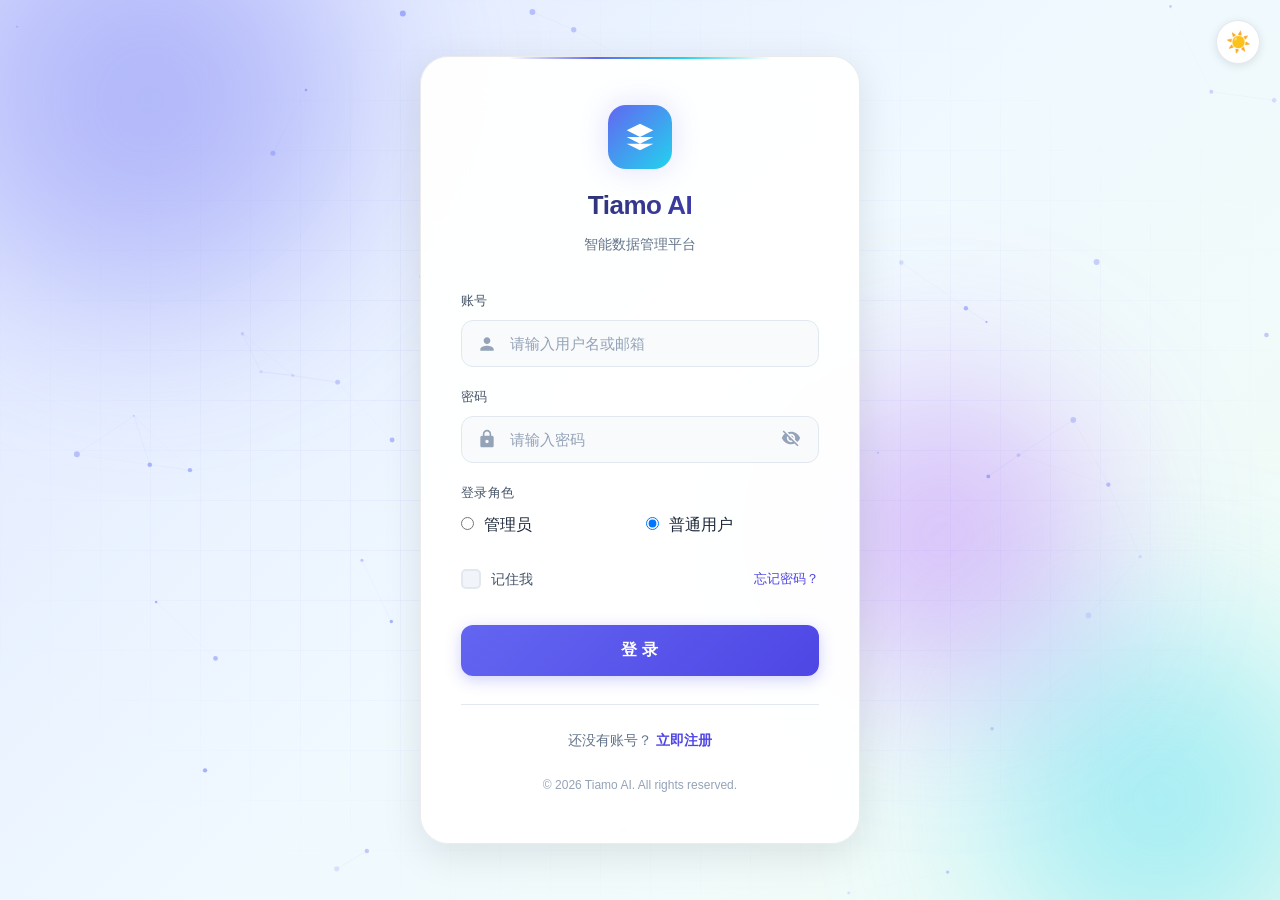
<file: tiamo-auth/index.html>
<!DOCTYPE html>
<html lang="zh-CN">
<head>
    <meta charset="UTF-8">
    <meta http-equiv="refresh" content="0;url=login.html">
    <title>Tiamo AI - 跳转中...</title>
</head>
<body>
    <script>
        window.location.href = 'login.html';
    </script>
</body>
</html>
</file>
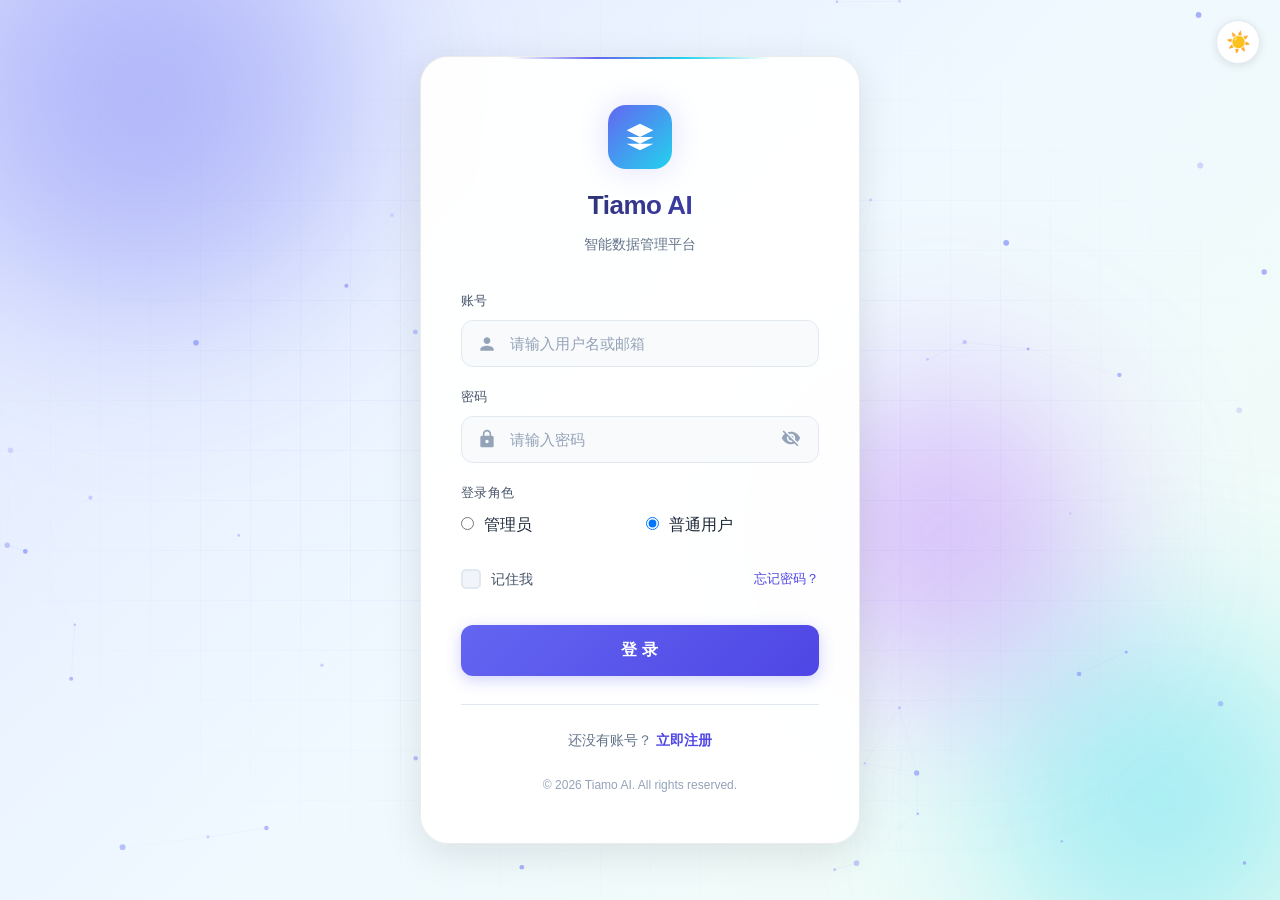
<file: tiamo-auth/dashboard.html>
<!DOCTYPE html>
<html lang="zh-CN">
<head>
    <!-- 性能优化：预加载关键资源 -->
    <link rel="preconnect" href="https://hwiwdlrhrbiy.sealosbja.site">
    <meta http-equiv="Cache-Control" content="public, max-age=3600">
    <meta charset="UTF-8">
    <meta name="viewport" content="width=device-width, initial-scale=1.0, maximum-scale=1.0, user-scalable=no">
    <meta name="theme-color" content="#0a0a1a">
    <title>控制台 - Tiamo AI 数据管理</title>
    <link rel="stylesheet" href="css/auth.css">
    <style>
/* 性能优化：关键渲染路径优化 */
* { box-sizing: border-box; }
body { margin: 0; padding: 0; }
/* 懒加载图片占位 */
img.lazy { background: #f0f0f0; min-height: 100px; }
        /* 亮色主题变量覆盖 */
        body.light-theme {
            --bg-primary: #f5f7fa;
            --bg-card: #ffffff;
            --bg-input: #f0f2f5;
            --bg-input-focus: #ffffff;
            --text-primary: #1a1a2e;
            --text-secondary: #4a5568;
            --text-muted: #718096;
            --border: #e2e8f0;
            --border-focus: #6366f1;
            --primary: #6366f1;
            --primary-light: #818cf8;
            --primary-dark: #4f46e5;
            --accent: #06b6d4;
            --accent-light: #22d3ee;
            --success: #10b981;
            --error: #ef4444;
            --warning: #f59e0b;
        }
        body.light-theme .ai-bg { background: linear-gradient(135deg, #e0e7ff 0%, #f0f9ff 50%, #f0fdf4 100%); }
        body.light-theme .data-card { box-shadow: 0 4px 20px rgba(0,0,0,0.08); }
        body.light-theme .modal { box-shadow: 0 20px 60px rgba(0,0,0,0.15); background: #ffffff !important; }
        body.light-theme #bookModal .modal,
        body.light-theme #deleteModal .modal,
        body.light-theme #tableStructureModal .modal { background: #ffffff !important; }
        /* ========== 简约美观全局样式 ========== */
        * { -webkit-tap-highlight-color: transparent; }
        body { overflow-x: hidden; -webkit-font-smoothing: antialiased; letter-spacing: 0.01em; }
        .dashboard-container { max-width: 1100px; margin: 0 auto; padding: 24px 20px; animation: fadeIn 0.5s ease; }
        @keyframes fadeIn { from { opacity: 0; } to { opacity: 1; } }
        .tab-content.active { animation: fadeIn 0.3s ease; }
        
        /* 顶部导航 - 简约风格 */
        .dashboard-header {
            display: flex; justify-content: space-between; align-items: center;
            padding: 20px 24px; margin-bottom: 28px;
            background: var(--bg-card); border: 1px solid var(--border);
            border-radius: 14px;
        }
        .dashboard-header h1 {
            font-size: 19px; color: var(--text-primary); margin: 0; font-weight: 600;
            letter-spacing: -0.01em;
        }
        .user-info { display: flex; align-items: center; gap: 14px; }
        .user-avatar {
            width: 38px; height: 38px; border-radius: 10px;
            background: var(--primary); display: flex; align-items: center; justify-content: center;
            font-weight: 600; color: white; font-size: 15px;
        }
        .role-badge {
            padding: 4px 10px; border-radius: 6px; font-size: 11px; font-weight: 500;
        }
        .role-admin { background: rgba(239, 68, 68, 0.1); color: #ef4444; }
        .role-user { background: rgba(59, 130, 246, 0.1); color: #3b82f6; }
        .logout-btn {
            padding: 8px 16px; background: transparent; border: 1px solid var(--border);
            border-radius: 8px; color: var(--text-secondary); cursor: pointer;
            font-size: 13px; transition: all 0.2s ease; font-family: inherit;
        }
        .logout-btn:hover { color: var(--error); border-color: var(--error); }
        
        /* 统计卡片 - 简约风格 */
        .stats-grid { display: grid; grid-template-columns: repeat(auto-fit, minmax(160px, 1fr)); gap: 16px; margin-bottom: 28px; }
        .stat-card {
            background: var(--bg-card); border: 1px solid var(--border);
            border-radius: 12px; padding: 20px; transition: all 0.2s ease;
        }
        .stat-card:hover { border-color: var(--primary); transform: translateY(-1px); }
        .stat-value { font-size: 26px; font-weight: 700; color: var(--text-primary); letter-spacing: -0.02em; }
        .stat-label { font-size: 12px; color: var(--text-muted); margin-top: 6px; font-weight: 500; }
        
        /* 标签页导航 - 简约下划线风格 */
        .tabs-nav {
            display: flex; gap: 4px; margin-bottom: 24px;
            border-bottom: 1px solid var(--border); padding: 0 4px;
            position: sticky; top: 0; z-index: 100;
            background: var(--bg-primary); backdrop-filter: blur(10px);
        }
        .tab-btn {
            padding: 12px 18px; background: transparent; border: none;
            border-bottom: 2px solid transparent; color: var(--text-muted);
            cursor: pointer; font-size: 13px; font-weight: 500; transition: all 0.2s ease;
            font-family: inherit; white-space: nowrap; flex-shrink: 0;
            margin-bottom: -1px;
        }
        .tab-btn:hover { color: var(--text-primary); }
        .tab-btn.active {
            color: var(--primary); border-bottom-color: var(--primary);
        }
        .tab-content { display: none; }
        .tab-content.active { display: block; }
        
        /* 数据卡片 - 简约风格 */
        .data-card {
            background: var(--bg-card); border: 1px solid var(--border);
            border-radius: 12px; padding: 24px; margin-bottom: 20px;
        }
        .data-card-header { display: flex; justify-content: space-between; align-items: center; margin-bottom: 20px; gap: 12px; flex-wrap: wrap; }
        .data-card h2 { font-size: 15px; color: var(--text-primary); margin: 0; font-weight: 600; letter-spacing: -0.01em; }
        
        /* 运行日志iframe */
        #runLogIframe {
            width: 100%; height: 75vh; min-height: 500px;
            border: 1px solid var(--border); border-radius: 10px; background: var(--bg-primary);
        }
        .btn-primary {
            padding: 8px 16px; background: var(--primary);
            border: none; border-radius: 8px; color: white; cursor: pointer;
            font-size: 13px; font-weight: 500; transition: all 0.2s ease; font-family: inherit;
        }
        .btn-primary:hover { opacity: 0.9; }
        .btn-primary:active { opacity: 0.8; }
        .btn-sm { padding: 6px 12px; font-size: 12px; border-radius: 6px; }
        .btn-secondary {
            padding: 8px 16px; background: transparent; border: 1px solid var(--border);
            border-radius: 8px; color: var(--text-secondary); cursor: pointer;
            font-size: 13px; font-weight: 500; transition: all 0.2s ease; font-family: inherit;
        }
        .btn-secondary:hover { color: var(--text-primary); border-color: var(--text-muted); }
        .btn-edit { background: #0ea5e9; margin-right: 6px; }
        .btn-edit:hover { opacity: 0.9; }
        .btn-delete { background: #ef4444; }
        .btn-delete:hover { opacity: 0.9; }
        .btn-danger { background: #ef4444; }
        .data-table { width: 100%; border-collapse: collapse; font-size: 13px; }
        .data-table th { 
            text-align: left; padding: 10px 12px; color: var(--text-muted); 
            font-weight: 500; border-bottom: 1px solid var(--border); 
            font-size: 11px; text-transform: uppercase; letter-spacing: 0.3px; 
            white-space: nowrap;
        }
        .data-table td { padding: 12px; border-bottom: 1px solid var(--border); color: var(--text-primary); max-width: 200px; overflow: hidden; text-overflow: ellipsis; white-space: nowrap; }
        .data-table tbody tr { transition: background 0.15s ease; }
        .data-table tbody tr:hover { background: var(--bg-input); }
        .data-table tbody tr:last-child td { border-bottom: none; }
        .empty-state { text-align: center; padding: 48px; color: var(--text-muted); font-size: 13px; }
        .recycle-subtab.active { color: var(--primary) !important; border-bottom-color: var(--primary) !important; font-weight: 600 !important; }
        .token-info {
            background: var(--bg-input); border-radius: 8px;
            padding: 14px; font-size: 12px; color: var(--text-secondary); word-break: break-all;
            font-family: monospace; margin-top: 16px;
        }
        .token-info strong { color: var(--primary); }
        /* 弹窗样式 - 简约风格 */
        .modal-overlay {
            display: none; position: fixed; top: 0; left: 0; width: 100%; height: 100%;
            background: rgba(0, 0, 0, 0.5); z-index: 1000;
            justify-content: center; align-items: center; padding: 20px;
            animation: fadeIn 0.2s ease;
        }
        .modal-overlay.active { display: flex; }
        .modal {
            background: #1e1e2e; border: 1px solid var(--border); border-radius: 12px;
            width: 100%; max-width: 520px; max-height: 85vh; overflow-y: auto; padding: 24px;
            animation: fadeIn 0.2s ease;
        }
        .modal-header { display: flex; justify-content: space-between; align-items: center; margin-bottom: 20px; }
        .modal-header h3 { font-size: 16px; color: var(--text-primary); margin: 0; font-weight: 600; }
        .modal-close {
            background: transparent; border: none; color: var(--text-muted); cursor: pointer;
            font-size: 20px; line-height: 1; padding: 4px 8px; transition: all 0.15s ease;
            border-radius: 6px;
        }
        .modal-close:hover { color: var(--error); background: var(--bg-input); }
        .form-grid { display: grid; grid-template-columns: 1fr 1fr; gap: 16px; }
        .form-group-full { grid-column: 1 / -1; }
        .modal-footer { display: flex; justify-content: flex-end; gap: 12px; margin-top: 24px; }
        .btn-cancel {
            padding: 10px 20px; background: var(--bg-input); border: 1px solid var(--border);
            border-radius: var(--radius-md); color: var(--text-secondary); cursor: pointer;
            font-size: 14px; transition: var(--transition); font-family: inherit;
        }
        .btn-cancel:hover { background: var(--bg-input-focus); }
        .table-wrapper { overflow-x: auto; }
        /* ========== 平板适配 (768px) ========== */
        @media (max-width: 768px) {
            .dashboard-container { padding: 16px 12px; max-width: 100%; }
            .dashboard-header { flex-direction: column; gap: 12px; text-align: center; padding: 16px; }
            .dashboard-header h1 { font-size: 17px; }
            .user-info { flex-wrap: wrap; justify-content: center; gap: 8px; }
            .stat-grid { grid-template-columns: repeat(2, 1fr) !important; gap: 10px; }
            .stat-card { padding: 14px; }
            .stat-card .stat-value { font-size: 22px; }
            .data-card { padding: 16px; }
            .data-card-header { flex-direction: column; gap: 10px; align-items: flex-start; }
            .tabs-nav { 
                flex-wrap: nowrap; overflow-x: auto; -webkit-overflow-scrolling: touch; 
                scrollbar-width: none; padding: 0 4px; gap: 2px;
                position: sticky; top: 0; z-index: 100;
            }
            .tabs-nav::-webkit-scrollbar { display: none; }
            .tabs-nav button { white-space: nowrap; flex-shrink: 0; padding: 10px 14px; font-size: 13px; }
            #runLogIframe { height: 70vh; min-height: 400px; }
            .form-grid { grid-template-columns: 1fr; }
            .search-bar { flex-direction: column; gap: 8px; }
            .search-bar .form-input { max-width: 100% !important; width: 100%; }
            .action-buttons { flex-wrap: wrap; gap: 6px; }
            .btn-primary, .btn-cancel, .btn-edit, .btn-delete { min-height: 38px; padding: 8px 14px; font-size: 13px; }
            .btn-sm { min-height: 34px; padding: 6px 10px; font-size: 12px; }
            .modal { max-width: 90vw !important; max-height: 85vh; padding: 20px; }
            .modal-header { margin-bottom: 16px; }
            .modal-footer { flex-direction: column-reverse; gap: 8px; }
            .modal-footer button { width: 100%; }
            .pagination { flex-wrap: wrap; gap: 4px; justify-content: center; }
            .pagination button { min-width: 36px; min-height: 36px; padding: 6px 10px; font-size: 12px; }
            .pagination select { min-height: 36px; padding: 6px 8px; font-size: 12px; }
            .data-table { font-size: 13px; }
            .data-table th, .data-table td { padding: 10px 8px; }
        }

        /* ========== 手机适配 (480px) ========== */
        @media (max-width: 480px) {
            .dashboard-container { padding: 12px 8px; }
            .dashboard-header { padding: 14px; gap: 10px; border-radius: 10px; }
            .dashboard-header h1 { font-size: 16px; }
            .user-info { font-size: 12px; gap: 6px; }
            .user-avatar { width: 32px; height: 32px; font-size: 13px; border-radius: 8px; }
            .role-badge { font-size: 10px; padding: 2px 8px; }
            .stat-grid { grid-template-columns: 1fr !important; gap: 8px; margin-bottom: 20px; }
            .stat-card { padding: 14px; display: flex; justify-content: space-between; align-items: center; border-radius: 10px; }
            .stat-card .stat-value { font-size: 20px; }
            .stat-card .stat-label { font-size: 12px; }
            .data-card { padding: 14px; border-radius: 10px; margin-bottom: 14px; }
            .data-card h2 { font-size: 14px; }
            .data-card-header { margin-bottom: 14px; gap: 8px; }
            .tabs-nav { gap: 2px; padding: 0 4px; position: sticky; top: 0; z-index: 100; }
            .tabs-nav button { padding: 10px 12px; font-size: 12px; min-height: 36px; }
            #runLogIframe { height: 65vh; min-height: 350px; border-radius: 8px; }
            /* 表格改为卡片式布局 */
            .data-table thead { display: none; }
            .data-table, .data-table tbody, .data-table tr, .data-table td { display: block; width: 100%; }
            .data-table tr { margin-bottom: 12px; border: 1px solid var(--border); border-radius: 10px; padding: 10px; background: var(--bg-card); }
            .data-table tr:hover { background: var(--bg-input); }
            .data-table td { border: none; padding: 6px 0; font-size: 13px; display: flex; justify-content: space-between; align-items: center; gap: 10px; max-width: 100% !important; white-space: normal !important; word-break: break-all; }
            .data-table td::before { content: attr(data-label); font-weight: 500; color: var(--text-muted); font-size: 11px; text-transform: uppercase; letter-spacing: 0.3px; min-width: 70px; flex-shrink: 0; }
            .data-table td:last-child { border-bottom: none; }
            .data-table td .action-buttons { width: 100%; justify-content: flex-end; }
            .form-input, .form-select, textarea { min-height: 44px; font-size: 14px; padding: 10px 12px; }
            .btn-primary, .btn-cancel, .btn-edit, .btn-delete { min-height: 44px; padding: 10px 16px; font-size: 14px; border-radius: 10px; }
            .btn-sm { min-height: 38px; padding: 7px 12px; font-size: 12px; border-radius: 8px; }
            .modal { max-width: 95vw !important; max-height: 90vh; padding: 16px; margin: 8px; border-radius: 16px; }
            .modal-header h3 { font-size: 16px; }
            .modal-close { width: 36px; height: 36px; font-size: 18px; }
            .modal-body { max-height: 60vh; overflow-y: auto; }
            .pagination { gap: 3px; }
            .pagination button { min-width: 34px; min-height: 34px; padding: 5px 8px; font-size: 11px; border-radius: 8px; }
            .pagination .page-info { font-size: 11px; }
            .pagination select { min-height: 34px; padding: 5px 6px; font-size: 11px; }
            .logout-btn { min-height: 38px; padding: 8px 12px; font-size: 12px; }
            .toast { max-width: 90vw; font-size: 13px; padding: 12px 16px; }
        }

        /* ========== 小屏手机适配 (360px) ========== */
        @media (max-width: 360px) {
            .dashboard-container { padding: 6px; }
            .dashboard-header h1 { font-size: 16px; }
            .stat-card .stat-value { font-size: 18px; }
            .data-card { padding: 10px; }
            .data-card h2 { font-size: 15px; }
            .tabs-nav button { padding: 7px 10px; font-size: 11px; }
            .data-table td { font-size: 12px; padding: 5px 0; }
            .data-table td::before { font-size: 10px; min-width: 60px; }
            .btn-primary, .btn-cancel, .btn-edit, .btn-delete { min-height: 42px; padding: 8px 12px; font-size: 13px; }
            .modal { padding: 14px; }
            .pagination button { min-width: 30px; min-height: 30px; padding: 4px 6px; font-size: 10px; }
        }
    </style>
</head>
<body>
    <!-- 动态背景 -->
    <div class="ai-bg">
        <div class="grid"></div>
        <div class="orb orb-1"></div>
        <div class="orb orb-2"></div>
        <div class="orb orb-3"></div>
        <canvas id="particles"></canvas>
    </div>
    <div class="dashboard-container">
        <!-- 顶部导航 -->
        <div class="dashboard-header">
            <h1>Tiamo AI 控制台</h1>
            <div class="user-info">
                <div class="user-avatar" id="userAvatar">A</div>
                <div>
                    <div style="font-size:14px;font-weight:500;" id="userNickname">加载中...</div>
                    <div style="font-size:12px;color:var(--text-muted);" id="userEmail"></div>
                </div>
                <span class="role-badge" id="roleBadge">普通用户</span>
                <button class="logout-btn" id="logBtn" style="color:var(--primary-light);display:none;">操作日志</button>
                <button class="logout-btn" id="runLogBtn" style="color:var(--accent-light);display:none;" onclick="window.location.href='run-log.html'">运行日志</button>
                <button class="logout-btn" id="themeToggleBtn" onclick="toggleTheme()" title="切换主题">🌙</button>
                <button class="logout-btn" onclick="logout()">退出登录</button>
            </div>
        </div>
        <!-- 提示消息 -->
        <div class="alert" id="alert">
            <svg viewBox="0 0 24 24"><path d="M12 2C6.48 2 2 6.48 2 12s4.48 10 10 10 10-4.48 10-10S17.52 2 12 2zm1 15h-2v-2h2v2zm0-4h-2V7h2v6z"/></svg>
            <span class="alert-text"></span>
        </div>
        <!-- 统计卡片 -->
        <div class="stats-grid">
            <div class="stat-card">
                <div class="stat-value" id="bookCount">--</div>
                <div class="stat-label">商品数据总数</div>
            </div>
            <div class="stat-card">
                <div class="stat-value" id="userCount">--</div>
                <div class="stat-label">当前用户ID</div>
            </div>
            <div class="stat-card">
                <div class="stat-value" id="roleStat">用户</div>
                <div class="stat-label">当前角色</div>
            </div>
        </div>
        <!-- 标签页导航（仅管理员可见） -->
        <div class="tabs-nav" id="tabsNav" style="display:none;">
            <button class="tab-btn active" id="tabUsersBtn" onclick="switchTab('users')">用户列表</button>
            <button class="tab-btn" id="tabBooksBtn" onclick="switchTab('books')">商品数据</button>
            <button class="tab-btn" id="tabRecycleBtn" onclick="switchTab('recycle')">回收站</button>
            <button class="tab-btn" id="tabDatabaseBtn" onclick="switchTab('database')">数据库管理</button>
            <button class="tab-btn" id="tabExportBtn" onclick="switchTab('export')">数据导出</button>
            <button class="tab-btn" id="tabEmailConfigBtn" onclick="switchTab('emailConfig')">邮件配置</button>
            <button class="tab-btn" id="tabMyApprovalBtn" onclick="switchTab('myApproval')" style="display:none;">我的申请</button>
            <button class="tab-btn" id="tabApprovalBtn" onclick="switchTab('approval')" style="display:none;">待审批 <span id="pendingBadge" style="background:#ef4444;color:white;border-radius:10px;padding:1px 7px;font-size:11px;margin-left:4px;">0</span></button>
        </div>
        <!-- 用户列表标签页（仅管理员可见） -->
        <div class="tab-content active" id="usersTab">
            <div class="data-card">
                <div class="data-card-header">
                    <h2>用户列表（仅管理员可见）</h2>
                    <div style="display:flex;gap:8px;align-items:center;flex-wrap:wrap;">
                        <input type="text" id="userQuickSearch" class="form-input" placeholder="搜索用户名/昵称/邮箱/手机号..." style="max-width:260px;" onkeyup="if(event.key==='Enter')quickSearchUsers()">
                        <button class="btn-primary btn-sm" onclick="quickSearchUsers()">搜索</button>
                        <button class="btn-primary btn-sm" id="userAdvBtn" style="background:linear-gradient(135deg,#6366f1,#4f46e5);" onclick="toggleUserAdvanced()">高级查询</button>
                        <button class="btn-primary" onclick="loadUserList()">刷新</button>
                        <button class="btn-primary btn-sm" style="background:linear-gradient(135deg,#10b981,#059669);" onclick="generateInviteCode()">生成邀请码</button>
                    </div>
                </div>
                <!-- 用户高级查询面板 -->
                <div id="userAdvancedPanel" style="display:none;margin-bottom:16px;padding:16px;background:var(--bg-input);border-radius:var(--radius-md);border:1px solid var(--border);">
                    <div style="display:grid;grid-template-columns:repeat(auto-fit,minmax(160px,1fr));gap:12px;">
                        <div><label style="font-size:12px;color:var(--text-secondary);display:block;margin-bottom:4px;">用户名</label><input type="text" id="advUserUsername" class="form-input" placeholder="用户名"></div>
                        <div><label style="font-size:12px;color:var(--text-secondary);display:block;margin-bottom:4px;">昵称</label><input type="text" id="advUserNickname" class="form-input" placeholder="昵称"></div>
                        <div><label style="font-size:12px;color:var(--text-secondary);display:block;margin-bottom:4px;">邮箱</label><input type="text" id="advUserEmail" class="form-input" placeholder="邮箱"></div>
                        <div><label style="font-size:12px;color:var(--text-secondary);display:block;margin-bottom:4px;">手机号</label><input type="text" id="advUserPhone" class="form-input" placeholder="手机号"></div>
                        <div><label style="font-size:12px;color:var(--text-secondary);display:block;margin-bottom:4px;">角色</label><select id="advUserRole" class="form-input"><option value="">全部</option><option value="1">管理员</option><option value="0">普通用户</option></select></div>
                        <div><label style="font-size:12px;color:var(--text-secondary);display:block;margin-bottom:4px;">状态</label><select id="advUserStatus" class="form-input"><option value="">全部</option><option value="1">启用</option><option value="0">禁用</option></select></div>
                    </div>
                    <div style="margin-top:12px;display:flex;gap:8px;">
                        <button class="btn-primary btn-sm" onclick="advancedSearchUsers()">查询</button>
                        <button class="btn-primary btn-sm" style="background:var(--bg-card);color:var(--text-secondary);border:1px solid var(--border);" onclick="resetUserSearch()">重置</button>
                    </div>
                </div>
                <div id="userSearchInfo" style="display:none;margin-bottom:12px;font-size:13px;color:var(--text-secondary);"></div>
                <div class="table-wrapper">
                    <div id="userList">
                        <div class="empty-state">加载中...</div>
                    </div>
                </div>
            </div>
        </div>
        <!-- 商品数据标签页 -->
        <div class="tab-content" id="booksTab">
            <div class="data-card">
                <div class="data-card-header">
                    <h2>商品数据列表</h2>
                    <div style="display:flex;gap:8px;align-items:center;flex-wrap:wrap;">
                        <input type="text" id="bookQuickSearch" class="form-input" placeholder="搜索分销软件/微信账号/商品标题..." style="max-width:260px;" onkeyup="if(event.key==='Enter')quickSearchBooks()">
                        <button class="btn-primary btn-sm" onclick="quickSearchBooks()">搜索</button>
                        <button class="btn-primary btn-sm" id="bookAdvBtn" style="background:linear-gradient(135deg,#6366f1,#4f46e5);" onclick="toggleBookAdvanced()">高级查询</button>
                        <button class="btn-primary btn-sm" id="batchDeleteBtn" style="background:linear-gradient(135deg,#ef4444,#dc2626);display:none;" onclick="batchDeleteBooks()">批量删除</button>
                        <button class="btn-primary" onclick="openAddModal()">+ 新增商品</button>
                    </div>
                </div>
                <!-- 商品高级查询面板 -->
                <div id="bookAdvancedPanel" style="display:none;margin-bottom:16px;padding:16px;background:var(--bg-input);border-radius:var(--radius-md);border:1px solid var(--border);">
                    <div style="display:grid;grid-template-columns:repeat(auto-fit,minmax(160px,1fr));gap:12px;">
                        <div><label style="font-size:12px;color:var(--text-secondary);display:block;margin-bottom:4px;">分销软件</label><input type="text" id="advBookName" class="form-input" placeholder="分销软件名称"></div>
                        <div><label style="font-size:12px;color:var(--text-secondary);display:block;margin-bottom:4px;">微信账号</label><input type="text" id="advBookType" class="form-input" placeholder="微信账号"></div>
                        <div><label style="font-size:12px;color:var(--text-secondary);display:block;margin-bottom:4px;">软件账号</label><input type="text" id="advBookDesc" class="form-input" placeholder="软件账号"></div>
                        <div><label style="font-size:12px;color:var(--text-secondary);display:block;margin-bottom:4px;">微信备注</label><input type="text" id="advBookAa" class="form-input" placeholder="微信备注"></div>
                        <div><label style="font-size:12px;color:var(--text-secondary);display:block;margin-bottom:4px;">商品ID</label><input type="text" id="advBookBd" class="form-input" placeholder="商品ID"></div>
                        <div><label style="font-size:12px;color:var(--text-secondary);display:block;margin-bottom:4px;">商品标题</label><input type="text" id="advBookAx" class="form-input" placeholder="商品标题"></div>
                    </div>
                    <div style="margin-top:12px;display:flex;gap:8px;">
                        <button class="btn-primary btn-sm" onclick="advancedSearchBooks()">查询</button>
                        <button class="btn-primary btn-sm" style="background:var(--bg-card);color:var(--text-secondary);border:1px solid var(--border);" onclick="resetBookSearch()">重置</button>
                    </div>
                </div>
                <div id="bookSearchInfo" style="display:none;margin-bottom:12px;font-size:13px;color:var(--text-secondary);"></div>
                <div class="table-wrapper">
                    <div id="bookList">
                        <div class="empty-state">加载中...</div>
                    </div>
                </div>
            </div>
        </div>
        <!-- 回收站标签页（仅管理员可见） -->
        <div class="tab-content" id="recycleTab">
            <div class="data-card">
                <div class="data-card-header">
                    <h2>回收站（已删除商品，可恢复）</h2>
                    <div style="display:flex;gap:8px;align-items:center;flex-wrap:wrap;">
                        <button class="btn-primary btn-sm" id="selectAllRecycleBtn" style="background:linear-gradient(135deg,#8b5cf6,#7c3aed);" onclick="toggleSelectAllRecycleBtn()">全选</button>
                        <button class="btn-primary btn-sm" id="batchRestoreBtn" style="background:linear-gradient(135deg,#10b981,#059669);display:none;" onclick="batchRestoreBooks()">批量恢复</button>
                        <button class="btn-primary btn-sm" id="batchHardDeleteBtn" style="background:linear-gradient(135deg,#ef4444,#dc2626);display:none;" onclick="batchHardDeleteBooks()">批量删除</button>
                        <button class="btn-primary btn-sm" id="batchApplyRestoreBtn" style="background:linear-gradient(135deg,#0ea5e9,#0284c7);display:none;" onclick="batchApplyRestore()">批量申请恢复</button>
                        <button class="btn-primary btn-sm" id="batchApplyDeleteBtn" style="background:linear-gradient(135deg,#f59e0b,#d97706);display:none;" onclick="batchApplyDelete()">批量申请删除</button>
                        <button class="btn-primary" onclick="loadRecycleList()">刷新</button>
                    </div>
                </div>
                <!-- 回收站子标签 -->
                <div style="display:flex;gap:4px;margin:12px 0;border-bottom:1px solid var(--border);padding-bottom:0;">
                    <button class="recycle-subtab active" data-tab="all" onclick="switchRecycleSubTab('all')" style="padding:8px 16px;background:none;border:none;color:var(--text-secondary);cursor:pointer;font-size:13px;border-bottom:2px solid transparent;margin-bottom:-1px;">所有数据</button>
                    <button class="recycle-subtab" data-tab="restore" onclick="switchRecycleSubTab('restore')" style="padding:8px 16px;background:none;border:none;color:var(--text-secondary);cursor:pointer;font-size:13px;border-bottom:2px solid transparent;margin-bottom:-1px;">已申请恢复</button>
                    <button class="recycle-subtab" data-tab="delete" onclick="switchRecycleSubTab('delete')" style="padding:8px 16px;background:none;border:none;color:var(--text-secondary);cursor:pointer;font-size:13px;border-bottom:2px solid transparent;margin-bottom:-1px;">已申请删除</button>
                </div>
                <!-- 回收站高级查询 -->
                <div id="recycleAdvancedPanel" style="display:none;margin-bottom:16px;padding:16px;background:var(--bg-input);border-radius:var(--radius-md);border:1px solid var(--border);">
                    <div style="display:grid;grid-template-columns:repeat(auto-fit,minmax(160px,1fr));gap:12px;">
                        <div><label style="font-size:12px;color:var(--text-secondary);display:block;margin-bottom:4px;">分销软件</label><input type="text" id="advRecycleName" class="form-input" placeholder="分销软件"></div>
                        <div><label style="font-size:12px;color:var(--text-secondary);display:block;margin-bottom:4px;">微信账号</label><input type="text" id="advRecycleType" class="form-input" placeholder="微信账号"></div>
                        <div><label style="font-size:12px;color:var(--text-secondary);display:block;margin-bottom:4px;">商品标题</label><input type="text" id="advRecycleTitle" class="form-input" placeholder="商品标题"></div>
                        <div><label style="font-size:12px;color:var(--text-secondary);display:block;margin-bottom:4px;">删除人</label><input type="text" id="advRecycleDeletedBy" class="form-input" placeholder="删除人"></div>
                    </div>
                    <div style="margin-top:12px;display:flex;gap:8px;">
                        <button class="btn-primary btn-sm" onclick="advancedSearchRecycle()">查询</button>
                        <button class="btn-primary btn-sm" style="background:var(--bg-card);color:var(--text-secondary);border:1px solid var(--border);" onclick="resetRecycleSearch()">重置</button>
                    </div>
                </div>
                <div style="margin-bottom:12px;display:flex;gap:8px;align-items:center;">
                    <input type="text" id="recycleQuickSearch" class="form-input" placeholder="快速搜索：分销软件/微信账号/商品标题" style="max-width:300px;" onkeyup="if(event.key==='Enter')quickSearchRecycle()">
                    <button class="btn-primary btn-sm" onclick="quickSearchRecycle()">搜索</button>
                    <button class="btn-primary btn-sm" id="recycleAdvBtn" style="background:linear-gradient(135deg,#6366f1,#4f46e5);" onclick="toggleRecycleAdvanced()">高级查询</button>
                </div>
                <div id="recycleSearchInfo" style="display:none;margin-bottom:12px;font-size:13px;color:var(--text-secondary);"></div>
                <div class="table-wrapper">
                    <div id="recycleList">
                        <div class="empty-state">加载中...</div>
                    </div>
                </div>
            </div>
        </div>
        <!-- 待审批标签页（仅管理员可见） -->
        <div class="tab-content" id="approvalTab">
            <div class="data-card">
                <div class="data-card-header">
                    <h2>待审批申请</h2>
                    <div style="display:flex;gap:8px;flex-wrap:wrap;">
                        <button class="btn-primary btn-sm" onclick="batchApprove()" style="background:linear-gradient(135deg,#10b981,#059669);">批量通过</button>
                        <button class="btn-primary btn-sm" onclick="batchReject()" style="background:linear-gradient(135deg,#ef4444,#dc2626);">批量拒绝</button>
                        <button class="btn-primary btn-sm" onclick="loadPendingApprovals(true)">刷新</button>
                    </div>
                </div>
                <div style="margin-bottom:12px;padding:10px;background:var(--bg-input);border-radius:8px;font-size:13px;color:var(--text-secondary);">
                    <label style="cursor:pointer;"><input type="checkbox" id="selectAllApproval" onchange="toggleSelectAllApproval()" style="margin-right:6px;">全选</label>
                    <span style="margin-left:16px;">已选择 <span id="selectedApprovalCount" style="color:var(--primary);font-weight:600;">0</span> 条</span>
                </div>
                <div class="table-wrapper">
                    <div id="approvalList">
                        <div class="empty-state">加载中...</div>
                    </div>
                </div>
            </div>
        </div>
        <!-- 我的申请标签页（普通用户可见） -->
        <div class="tab-content" id="myApprovalTab">
            <div class="data-card">
                <div class="data-card-header">
                    <h2>我的申请记录</h2>
                    <div style="display:flex;gap:8px;flex-wrap:wrap;">
                        <button class="btn-primary btn-sm" onclick="markAllAsRead()" style="background:linear-gradient(135deg,#0ea5e9,#0284c7);">一键阅读所有</button>
                        <button class="btn-primary btn-sm" onclick="deleteAllRead()" style="background:linear-gradient(135deg,#ef4444,#dc2626);">一键清理已阅读</button>
                        <button class="btn-primary btn-sm" onclick="loadMyApprovals()">刷新</button>
                    </div>
                </div>
                <div class="table-wrapper">
                    <div id="myApprovalList">
                        <div class="empty-state">加载中...</div>
                    </div>
                </div>
            </div>
        </div>
        <!-- 数据导出标签页（管理员全部功能，普通用户仅商品数据） -->
        <div class="tab-content" id="exportTab">
            <div class="data-card">
                <div class="data-card-header">
                    <h2>数据导出（CSV格式）</h2>
                </div>
                <div style="margin-bottom:16px;">
                    <label style="display:block;color:var(--text-secondary);font-size:13px;margin-bottom:6px;">接收邮箱</label>
                    <input type="email" id="exportEmail" class="form-input" placeholder="请输入接收邮箱" style="max-width:400px;">
                </div>
                <div style="display:flex;gap:12px;flex-wrap:wrap;margin-bottom:12px;">
                    <button class="btn-primary export-admin-only" onclick="downloadUsers()" style="background:linear-gradient(135deg,#10b981,#059669);">
                        下载用户列表
                    </button>
                    <button class="btn-primary" onclick="downloadBooks()" style="background:linear-gradient(135deg,#0ea5e9,#0284c7);">
                        下载商品数据
                    </button>
                    <button class="btn-primary export-admin-only" onclick="downloadLogs()" style="background:linear-gradient(135deg,#f59e0b,#d97706);">
                        下载操作日志
                    </button>
                    <button class="btn-primary export-admin-only" onclick="downloadRunLogs()" style="background:linear-gradient(135deg,#ef4444,#dc2626);">
                        下载运行日志
                    </button>
                </div>
                <div style="display:flex;gap:12px;flex-wrap:wrap;">
                    <button class="btn-primary export-admin-only" onclick="sendUsersToEmail()" style="background:linear-gradient(135deg,#8b5cf6,#7c3aed);">
                        发送用户列表到邮箱
                    </button>
                    <button class="btn-primary" onclick="sendBooksToEmail()" style="background:linear-gradient(135deg,#8b5cf6,#7c3aed);">
                        发送商品数据到邮箱
                    </button>
                    <button class="btn-primary export-admin-only" onclick="sendLogsToEmail()" style="background:linear-gradient(135deg,#8b5cf6,#7c3aed);">
                        发送操作日志到邮箱
                    </button>
                    <button class="btn-primary export-admin-only" onclick="sendRunLogsToEmail()" style="background:linear-gradient(135deg,#8b5cf6,#7c3aed);">
                        发送运行日志到邮箱
                    </button>
                </div>
                <p style="color:var(--text-muted);font-size:12px;margin-top:12px;">
                    提示：用户列表、操作日志、运行日志仅管理员可操作，普通用户仅支持商品数据；CSV文件可用Excel打开，UTF-8编码。
                </p>
            </div>
        </div>

        <!-- 数据库管理标签页（仅管理员可见） -->
        <div class="tab-content" id="databaseTab">
            <div class="data-card">
                <div class="data-card-header">
                    <h2>数据库管理</h2>
                    <div style="display:flex;gap:8px;">
                        <button class="btn-primary btn-sm" onclick="loadDatabaseTables()">刷新表列表</button>
                        <button class="btn-primary btn-sm" style="background:linear-gradient(135deg,#10b981,#059669);" onclick="backupDatabase()">备份数据库</button>
                    </div>
                </div>
                <!-- 表列表 -->
                <div id="dbTablesContainer">
                    <div class="loading-state">加载中...</div>
                </div>
            </div>
            <!-- SQL查询执行器 -->
            <div class="data-card">
                <div class="data-card-header">
                    <h2>SQL查询执行器（仅支持SELECT/SHOW/DESC）</h2>
                    <button class="btn-primary btn-sm" onclick="executeSqlQuery()">执行查询</button>
                </div>
                <textarea id="sqlQueryInput" class="form-input" rows="4" placeholder="输入SQL查询语句，例如：SELECT * FROM sys_user LIMIT 10" style="width:100%;font-family:monospace;font-size:13px;margin-bottom:12px;"></textarea>
                <div id="sqlQueryResult">
                    <div style="color:var(--text-muted);font-size:13px;">输入SQL语句后点击"执行查询"按钮</div>
                </div>
            </div>
        </div>

        <!-- 邮件配置标签页（仅管理员可见） -->
        <div class="tab-content" id="emailConfigTab">
            <div class="data-card">
                <div class="data-card-header">
                    <h2>邮件通知配置</h2>
                </div>
                <div style="display:grid;grid-template-columns:1fr 1fr;gap:16px;">
                    <div>
                        <label style="display:block;color:var(--text-secondary);font-size:13px;margin-bottom:6px;">日报发送时间（HH:mm）</label>
                        <input type="time" id="configSendTime" class="form-input">
                    </div>
                    <div>
                        <label style="display:block;color:var(--text-secondary);font-size:13px;margin-bottom:6px;">收件邮箱</label>
                        <input type="email" id="configToEmail" class="form-input">
                    </div>
                    <div>
                        <label style="display:block;color:var(--text-secondary);font-size:13px;margin-bottom:6px;">日报邮件通知</label>
                        <select id="configDailyEnabled" class="form-input">
                            <option value="true">开启</option>
                            <option value="false">关闭</option>
                        </select>
                    </div>
                    <div>
                        <label style="display:block;color:var(--text-secondary);font-size:13px;margin-bottom:6px;">实时操作日志邮件</label>
                        <select id="configRealTimeEnabled" class="form-input">
                            <option value="true">开启</option>
                            <option value="false">关闭</option>
                        </select>
                    </div>
                </div>
                <div style="margin-top:16px;display:flex;gap:10px;flex-wrap:wrap;">
                    <button class="btn-primary" onclick="saveEmailConfig()" style="background:linear-gradient(135deg,#6366f1,#4f46e5);">
                        保存配置
                    </button>
                    <button class="btn-primary" onclick="sendOperationLogsFromConfig()" style="background:linear-gradient(135deg,#06b6d4,#0891b2);">
                        立即发送操作日志到邮箱
                    </button>
                    <button class="btn-primary" onclick="sendRunLogsFromConfig()" style="background:linear-gradient(135deg,#8b5cf6,#7c3aed);">
                        立即发送运行日志到邮箱
                    </button>
                </div>
                <p style="color:var(--text-muted);font-size:12px;margin-top:12px;line-height:1.8;">
                    提示：<br>
                    1. 修改发送时间后，系统将在每天指定时间自动发送操作日志日报邮件。<br>
                    2. 点击"立即发送操作日志到邮箱"可手动发送当天操作日志。<br>
                    3. 点击"立即发送运行日志到邮箱"可手动发送当天系统运行日志。<br>
                    4. 实时操作日志邮件开启后，每次操作将立即发送通知邮件。
                </p>
            </div>
        </div>
        <!-- Token 信息（移到底部） -->
        <div class="data-card" style="margin-top:20px;">
            <h2>当前 Token 信息</h2>
            <div class="token-info" id="tokenInfo">加载中...</div>
        </div>
        <div class="copyright" style="margin-top:24px;">
            &copy; 2026 Tiamo AI. All rights reserved.
        </div>
    </div>

    <!-- 新增/编辑弹窗 -->
    <div class="modal-overlay" id="bookModal">
        <div class="modal" style="background:#1e1e2e;">
            <div class="modal-header">
                <h3 id="modalTitle">新增商品</h3>
                <button class="modal-close" onclick="closeModal()">&times;</button>
            </div>
            <form id="bookForm">
                <input type="hidden" id="bookId">
                <div class="form-grid">
                    <div class="form-group">
                        <label class="form-label" for="name">分销软件</label>
                        <div class="input-wrapper">
                            <input type="text" class="form-input" id="name" name="name" placeholder="请输入分销软件名称">
                        </div>
                    </div>
                    <div class="form-group">
                        <label class="form-label" for="type">微信账号</label>
                        <div class="input-wrapper">
                            <input type="text" class="form-input" id="type" name="type" placeholder="请输入微信账号">
                        </div>
                    </div>
                    <div class="form-group">
                        <label class="form-label" for="description">软件账号</label>
                        <div class="input-wrapper">
                            <input type="text" class="form-input" id="description" name="description" placeholder="请输入软件账号">
                        </div>
                    </div>
                    <div class="form-group">
                        <label class="form-label" for="aa">微信备注名</label>
                        <div class="input-wrapper">
                            <input type="text" class="form-input" id="aa" name="aa" placeholder="请输入微信备注名">
                        </div>
                    </div>
                    <div class="form-group">
                        <label class="form-label" for="bd">商品ID</label>
                        <div class="input-wrapper">
                            <input type="text" class="form-input" id="bd" name="bd" placeholder="请输入商品ID">
                        </div>
                    </div>
                    <div class="form-group">
                        <label class="form-label" for="ax">商品标题</label>
                        <div class="input-wrapper">
                            <input type="text" class="form-input" id="ax" name="ax" placeholder="请输入商品标题">
                        </div>
                    </div>
                    <div class="form-group form-group-full">
                        <label class="form-label" for="ac">商品链接</label>
                        <div class="input-wrapper">
                            <input type="text" class="form-input" id="ac" name="ac" placeholder="请输入商品链接">
                        </div>
                    </div>
                    <div class="form-group form-group-full">
                        <label class="form-label" for="ab">商品主图</label>
                        <div class="input-wrapper">
                            <input type="text" class="form-input" id="ab" name="ab" placeholder="请输入商品主图URL">
                        </div>
                    </div>
                </div>
                <div class="modal-footer">
                    <button type="button" class="btn-cancel" onclick="closeModal()">取消</button>
                    <button type="button" class="btn-primary" id="saveBtn" onclick="saveBook()">保存</button>
                </div>
            </form>
        </div>
    </div>

    <!-- 删除确认弹窗 -->
    <div class="modal-overlay" id="deleteModal">
        <div class="modal" style="max-width:400px;background:#1e1e2e;">
            <div class="modal-header">
                <h3>确认删除</h3>
                <button class="modal-close" onclick="closeDeleteModal()">&times;</button>
            </div>
            <p style="color:var(--text-secondary);margin-bottom:20px;">确定要删除这条商品数据吗？删除后可在回收站恢复。</p>
            <div class="modal-footer">
                <button type="button" class="btn-cancel" onclick="closeDeleteModal()">取消</button>
                <button type="button" class="btn-primary btn-delete" onclick="confirmDelete()">确认删除</button>
            </div>
        </div>
    </div>

    <!-- 表结构弹窗 -->
    <div class="modal-overlay" id="tableStructureModal" onclick="if(event.target===this)closeTableStructure()">
        <div class="modal" style="max-width:900px;max-height:80vh;background:#1e1e2e;">
            <div class="modal-header">
                <h3 id="tableStructureTitle">表结构</h3>
                <button class="modal-close" onclick="closeTableStructure()">&times;</button>
            </div>
            <div class="modal-body" id="tableStructureContent" style="max-height:60vh;overflow-y:auto;"></div>
        </div>
    </div>

    <script src="js/config.js"></script>
    <script src="js/auth.js"></script>
    <script>
        // 检查登录状态
        if (!Auth.requireAuth()) {
            throw new Error('未登录');
        }
        var user = Auth.getUser();
        var currentDeleteId = null;
        var bookList = [];
        var bookCurrentPage = 1;
        var bookPageSize = 20;
        var bookFilteredList = [];
        var userList = [];
        var userCurrentPage = 1;
        var userPageSize = 20;
        var userFilteredList = [];
        var isAdmin = user && user.role === 1;
        // 显示用户信息
        document.getElementById('userNickname').textContent = user ? (user.nickname || user.username) : '未知';
        document.getElementById('userEmail').textContent = user ? (user.email || '') : '';
        document.getElementById('userAvatar').textContent = user ? (user.nickname || user.username).charAt(0).toUpperCase() : '?';
        document.getElementById('userCount').textContent = user ? user.userId : '--';
        // 显示角色
        var roleBadge = document.getElementById('roleBadge');
        var roleStat = document.getElementById('roleStat');
        if (isAdmin) {
            roleBadge.textContent = '管理员';
            roleBadge.className = 'role-badge role-admin';
            roleStat.textContent = '管理员';
            // 管理员显示标签页导航和操作日志按钮
            document.getElementById('tabsNav').style.display = 'flex';
            document.getElementById('logBtn').style.display = 'inline-block';
            document.getElementById('runLogBtn').style.display = 'inline-block';
            document.getElementById('logBtn').onclick = function() { window.location.href = 'logs.html'; };
            // 默认显示运行日志标签页
            switchTab('users');
        } else {
            roleBadge.textContent = '普通用户';
            roleBadge.className = 'role-badge role-user';
            roleStat.textContent = '普通用户';
            // 普通用户显示商品数据、回收站、我的申请、数据导出，隐藏用户列表、待审批、数据库管理、邮件配置
            document.getElementById('tabsNav').style.display = 'flex';
            document.getElementById('tabUsersBtn').style.display = 'none';
            document.getElementById('tabApprovalBtn').style.display = 'none';
            document.getElementById('tabDatabaseBtn').style.display = 'none';
            document.getElementById('tabEmailConfigBtn').style.display = 'none';
            document.getElementById('tabMyApprovalBtn').style.display = 'inline-block';
            document.getElementById('tabBooksBtn').classList.add('active');
            document.getElementById('logBtn').style.display = 'none';
            document.getElementById('runLogBtn').style.display = 'none';
            // 普通用户数据导出仅显示商品数据相关按钮
            document.querySelectorAll('.export-admin-only').forEach(function(el) { el.style.display = 'none'; });
            switchTab('books');
        }
        // 加载邮件配置（仅管理员可见）
        loadEmailConfig();
        // 加载待审批数量（管理员）
        if (isAdmin) {
            updatePendingBadge();
            setInterval(updatePendingBadge, 30000); // 每30秒刷新一次
            // 预加载待审批列表数据，切换标签页时立即显示
            setTimeout(function() { loadPendingApprovals(); }, 500);
        }
        // 主题切换初始化
        initTheme();
        // 显示 Token
        var token = Auth.getToken();
        if (token) {
            document.getElementById('tokenInfo').innerHTML =
                '<strong>Token:</strong> ' + token.substring(0, 50) + '...' +
                '<br><br><strong>长度:</strong> ' + token.length + ' 字符' +
                '<br><strong>存储位置:</strong> localStorage';
        } else {
            document.getElementById('tokenInfo').innerHTML = '<strong>Token:</strong> 未登录';
        }
        // 切换标签页
        function switchTab(tabName) {
            try {
                document.querySelectorAll('.tab-content').forEach(function(el) { el.classList.remove('active'); });
                document.querySelectorAll('.tab-btn').forEach(function(el) { el.classList.remove('active'); });
                var tabEl = document.getElementById(tabName + 'Tab');
                if (tabEl) tabEl.classList.add('active');
                // 通过id查找按钮，避免属性选择器的引号转义问题
                var btnIdMap = {
                    'users': 'tabUsersBtn',
                    'books': 'tabBooksBtn',
                    'recycle': 'tabRecycleBtn',
                    'database': 'tabDatabaseBtn',
                    'export': 'tabExportBtn',
                    'emailConfig': 'tabEmailConfigBtn',
                    'myApproval': 'tabMyApprovalBtn',
                    'approval': 'tabApprovalBtn'
                };
                var btnId = btnIdMap[tabName];
                var activeBtn = btnId ? document.getElementById(btnId) : null;
                if (activeBtn) activeBtn.classList.add('active');
                if (tabName === 'users' && isAdmin) {
                    loadUserList();
                } else if (tabName === 'books') {
                    loadBooks();
                } else if (tabName === 'recycle') {
                    loadRecycleList();
                } else if (tabName === 'approval' && isAdmin) {
                    loadPendingApprovals();
                } else if (tabName === 'myApproval') {
                    loadMyApprovals();
                } else if (tabName === 'runLog') {
                    var iframe = document.getElementById('runLogIframe');
                    if (iframe) iframe.src = 'run-log.html';
                } else if (tabName === 'database') {
                    if (!isAdmin) { switchTab('books'); return; }
                    loadDatabaseTables();
                } else if (tabName === 'export') {
                    // 数据导出标签页，所有用户可见（普通用户仅商品数据）
                } else if (tabName === 'emailConfig') {
                    if (!isAdmin) { switchTab('books'); return; }
                    // 邮件配置标签页，无需额外加载
                }
            } catch (e) {
                console.error('switchTab error:', e);
            }
        }

        // ==================== 数据库管理 ====================
        // 加载数据库表列表
        function loadDatabaseTables() {
            if (!isAdmin) return;
            document.getElementById('dbTablesContainer').innerHTML = '<div class="loading-state">加载中...</div>';
            fetch(window.API_BASE + '/api/db/tables', {
                headers: { 'Authorization': 'Bearer ' + Auth.getToken() }
            })
            .then(function(res) { return res.json(); })
            .then(function(data) {
                if (data.code === 200 && data.data) {
                    var tables = data.data;
                    var html = '<div class="table-wrapper"><table class="data-table"><thead><tr>' +
                        '<th>表名</th><th>记录数</th><th>数据大小(MB)</th><th>索引大小(MB)</th><th>注释</th><th>操作</th>' +
                        '</tr></thead><tbody>';
                    tables.forEach(function(table) {
                        html += '<tr>' +
                            '<td><strong>' + (table.tableName || '-') + '</strong></td>' +
                            '<td>' + (table.rowCount != null ? table.rowCount.toLocaleString() : '-') + '</td>' +
                            '<td>' + (table.dataSizeMB != null ? table.dataSizeMB : '-') + '</td>' +
                            '<td>' + (table.indexSizeMB != null ? table.indexSizeMB : '-') + '</td>' +
                            '<td>' + (table.comment || '-') + '</td>' +
                            '<td><button class="btn-primary btn-sm" style="background:linear-gradient(135deg,#0ea5e9,#0284c7);" onclick="showTableStructure(\'' + table.tableName + '\')">查看结构</button></td>' +
                            '</tr>';
                    });
                    html += '</tbody></table></div>';
                    document.getElementById('dbTablesContainer').innerHTML = html;
                } else {
                    document.getElementById('dbTablesContainer').innerHTML = '<div class="empty-state">' + (data.msg || '加载失败') + '</div>';
                }
            })
            .catch(function() {
                document.getElementById('dbTablesContainer').innerHTML = '<div class="empty-state">网络请求失败</div>';
            });
        }

        // 显示表结构
        function showTableStructure(tableName) {
            document.getElementById('tableStructureModal').classList.add('active');
            document.getElementById('tableStructureTitle').textContent = '表结构 - ' + tableName;
            document.getElementById('tableStructureContent').innerHTML = '<div class="loading-state">加载中...</div>';
            fetch(window.API_BASE + '/api/db/tables/' + tableName + '/structure', {
                headers: { 'Authorization': 'Bearer ' + Auth.getToken() }
            })
            .then(function(res) { return res.json(); })
            .then(function(data) {
                if (data.code === 200 && data.data) {
                    var columns = data.data.columns || [];
                    var indexes = data.data.indexes || [];
                    var html = '<h3 style="font-size:14px;margin-bottom:10px;color:var(--text-primary);">字段信息</h3>';
                    html += '<div class="table-wrapper"><table class="data-table"><thead><tr>' +
                        '<th>序号</th><th>字段名</th><th>类型</th><th>允许空</th><th>键</th><th>默认值</th><th>额外</th><th>注释</th>' +
                        '</tr></thead><tbody>';
                    columns.forEach(function(col) {
                        html += '<tr>' +
                            '<td>' + (col.position || '-') + '</td>' +
                            '<td><strong>' + (col.columnName || '-') + '</strong></td>' +
                            '<td>' + (col.columnType || '-') + '</td>' +
                            '<td>' + (col.nullable || '-') + '</td>' +
                            '<td>' + (col.columnKey || '-') + '</td>' +
                            '<td>' + (col.defaultValue != null ? col.defaultValue : '-') + '</td>' +
                            '<td>' + (col.extra || '-') + '</td>' +
                            '<td>' + (col.comment || '-') + '</td>' +
                            '</tr>';
                    });
                    html += '</tbody></table></div>';
                    if (indexes.length > 0) {
                        html += '<h3 style="font-size:14px;margin:20px 0 10px;color:var(--text-primary);">索引信息</h3>';
                        html += '<div class="table-wrapper"><table class="data-table"><thead><tr>' +
                            '<th>索引名</th><th>字段</th><th>是否唯一</th><th>顺序</th><th>类型</th>' +
                            '</tr></thead><tbody>';
                        indexes.forEach(function(idx) {
                            html += '<tr>' +
                                '<td><strong>' + (idx.indexName || '-') + '</strong></td>' +
                                '<td>' + (idx.columnName || '-') + '</td>' +
                                '<td>' + (idx.nonUnique == 0 ? '是' : '否') + '</td>' +
                                '<td>' + (idx.seqInIndex || '-') + '</td>' +
                                '<td>' + (idx.indexType || '-') + '</td>' +
                                '</tr>';
                        });
                        html += '</tbody></table></div>';
                    }
                    document.getElementById('tableStructureContent').innerHTML = html;
                } else {
                    document.getElementById('tableStructureContent').innerHTML = '<div class="empty-state">' + (data.msg || '加载失败') + '</div>';
                }
            })
            .catch(function() {
                document.getElementById('tableStructureContent').innerHTML = '<div class="empty-state">网络请求失败</div>';
            });
        }

        // 关闭表结构
        function closeTableStructure() {
            document.getElementById('tableStructureModal').classList.remove('active');
        }

        // 执行SQL查询
        function executeSqlQuery() {
            var sql = document.getElementById('sqlQueryInput').value.trim();
            if (!sql) {
                AuthUtils.showAlert('error', '请输入SQL语句');
                return;
            }
            document.getElementById('sqlQueryResult').innerHTML = '<div class="loading-state">执行中...</div>';
            fetch(window.API_BASE + '/api/db/query', {
                method: 'POST',
                headers: {
                    'Content-Type': 'application/json',
                    'Authorization': 'Bearer ' + Auth.getToken()
                },
                body: JSON.stringify({ sql: sql })
            })
            .then(function(res) { return res.json(); })
            .then(function(data) {
                if (data.code === 200 && data.data) {
                    var results = data.data.results || [];
                    var columns = data.data.columns || [];
                    var html = '<div style="margin-bottom:10px;font-size:13px;color:var(--text-secondary);">查询成功，共返回 ' + results.length + ' 条记录</div>';
                    if (results.length > 0) {
                        html += '<div class="table-wrapper" style="max-height:400px;overflow:auto;"><table class="data-table"><thead><tr>';
                        columns.forEach(function(col) {
                            html += '<th>' + col + '</th>';
                        });
                        html += '</tr></thead><tbody>';
                        results.forEach(function(row) {
                            html += '<tr>';
                            columns.forEach(function(col) {
                                var value = row[col];
                                html += '<td>' + (value != null ? String(value).substring(0, 100) : 'NULL') + '</td>';
                            });
                            html += '</tr>';
                        });
                        html += '</tbody></table></div>';
                    } else {
                        html += '<div class="empty-state">查询结果为空</div>';
                    }
                    document.getElementById('sqlQueryResult').innerHTML = html;
                } else {
                    document.getElementById('sqlQueryResult').innerHTML = '<div class="empty-state" style="color:var(--error);">' + (data.msg || '查询失败') + '</div>';
                }
            })
            .catch(function(err) {
                document.getElementById('sqlQueryResult').innerHTML = '<div class="empty-state" style="color:var(--error);">网络请求失败: ' + err.message + '</div>';
            });
        }

        // 备份数据库
        function backupDatabase() {
            if (!confirm('确定要备份整个数据库吗？这可能需要一些时间。')) {
                return;
            }
            AuthUtils.showAlert('info', '正在备份数据库，请稍候...');
            fetch(window.API_BASE + '/api/db/backup', {
                headers: { 'Authorization': 'Bearer ' + Auth.getToken() }
            })
            .then(function(res) { return res.json(); })
            .then(function(data) {
                if (data.code === 200 && data.data) {
                    // 下载SQL文件
                    var blob = new Blob([data.data], { type: 'text/sql;charset=utf-8' });
                    var url = URL.createObjectURL(blob);
                    var a = document.createElement('a');
                    a.href = url;
                    a.download = 'tiamo_db_backup_' + new Date().toISOString().slice(0,10) + '.sql';
                    document.body.appendChild(a);
                    a.click();
                    document.body.removeChild(a);
                    URL.revokeObjectURL(url);
                    AuthUtils.showAlert('success', data.msg || '备份成功，文件已开始下载');
                } else {
                    AuthUtils.showAlert('error', data.msg || '备份失败');
                }
            })
            .catch(function() {
                AuthUtils.showAlert('error', '网络请求失败');
            });
        }
        // 加载用户列表（仅管理员）
        function loadUserList() {
            if (!isAdmin) return;
            Api.getUserList().then(function(res) {
                var listEl = document.getElementById('userList');
                if (res.code === 200 && res.data) {
                    userList = res.data;
                    if (res.data.length === 0) {
                        listEl.innerHTML = '<div class="empty-state">暂无用户</div>';
                        return;
                    }
                    userCurrentPage = 1;
                    renderUserList(userList);
                    document.getElementById('userSearchInfo').style.display = 'none';
                } else if (res.code === 403) {
                    listEl.innerHTML = '<div class="empty-state" style="color:var(--error);">无权限访问</div>';
                } else {
                    listEl.innerHTML = '<div class="empty-state">' + (res.msg || '加载失败') + '</div>';
                }
            });
        }
        // 渲染用户列表（带分页）
        function renderUserList(list) {
            var listEl = document.getElementById('userList');
            if (!list || list.length === 0) {
                listEl.innerHTML = '<div class="empty-state">暂无匹配用户</div>';
                return;
            }
            userFilteredList = list;
            var totalPages = Math.ceil(list.length / userPageSize);
            if (userCurrentPage > totalPages) userCurrentPage = totalPages;
            if (userCurrentPage < 1) userCurrentPage = 1;
            var start = (userCurrentPage - 1) * userPageSize;
            var end = start + userPageSize;
            var pageData = list.slice(start, end);
            
            var currentUserId = user ? user.userId : null;
            var html = '<table class="data-table"><thead><tr>' +
                '<th>ID</th><th>用户名</th><th>昵称</th><th>邮箱</th><th>手机号</th><th>角色</th><th>状态</th><th>注册时间</th><th>操作</th>' +
                '</tr></thead><tbody>';
            pageData.forEach(function(item) {
                var isSelf = String(item.id) === String(currentUserId);
                var isAdminAccount = item.username === 'admin';
                var roleSelect = '<select onchange="setUserRole(' + item.id + ', this.value)" style="padding:4px 8px;border-radius:6px;background:var(--bg-input);color:var(--text-primary);border:1px solid var(--border);font-size:12px;"' + (isSelf || isAdminAccount ? ' disabled title="' + (isAdminAccount ? '不能修改admin账号权限' : '不能修改自己') + '"' : '') + '>' +
                    '<option value="0"' + (item.role === 0 ? ' selected' : '') + '>普通用户</option>' +
                    '<option value="1"' + (item.role === 1 ? ' selected' : '') + '>管理员</option>' +
                    '</select>';
                var statusBtn = item.status === 1
                    ? '<button class="btn-primary btn-sm" style="background:linear-gradient(135deg,#f59e0b,#d97706);margin-right:6px;" onclick="toggleUserStatus(' + item.id + ', 0)"' + (isSelf || isAdminAccount ? ' disabled title="' + (isAdminAccount ? '不能禁用admin账号' : '不能禁用自己') + '"' : '') + '>禁用</button>'
                    : '<button class="btn-primary btn-sm" style="background:linear-gradient(135deg,#10b981,#059669);margin-right:6px;" onclick="toggleUserStatus(' + item.id + ', 1)">启用</button>';
                // 删除按钮：只能删除普通用户，不能删除自己和管理员
                var canDelete = !isSelf && item.role === 0;
                var deleteBtn = canDelete
                    ? '<button class="btn-primary btn-sm btn-delete" onclick="deleteUser(' + item.id + ', \'' + (item.username || '') + '\')">删除</button>'
                    : '';
                html += '<tr>' +
                    '<td data-label="ID">' + item.id + '</td>' +
                    '<td data-label="用户名">' + (item.username || '-') + '</td>' +
                    '<td data-label="昵称">' + (item.nickname || '-') + '</td>' +
                    '<td data-label="邮箱">' + (item.email || '-') + '</td>' +
                    '<td data-label="手机号">' + (item.phone || '-') + '</td>' +
                    '<td data-label="角色">' + roleSelect + '</td>' +
                    '<td data-label="状态">' + (item.statusName || '-') + '</td>' +
                    '<td data-label="注册时间">' + (item.createTime || '-') + '</td>' +
                    '<td data-label="操作" style="white-space:nowrap;">' + statusBtn + deleteBtn + '</td>' +
                    '</tr>';
            });
            html += '</tbody></table>';
            
            // 分页控件
            html += '<div class="pagination" style="display:flex;justify-content:space-between;align-items:center;margin-top:16px;padding:12px;background:var(--bg-card);border-radius:var(--radius-md);border:1px solid var(--border);flex-wrap:wrap;gap:12px;">';
            html += '<div style="font-size:13px;color:var(--text-secondary);">共 ' + list.length + ' 条，第 ' + userCurrentPage + '/' + totalPages + ' 页</div>';
            html += '<div style="display:flex;gap:6px;align-items:center;flex-wrap:wrap;">';
            html += '<button class="btn-primary btn-sm" onclick="userGoToPage(1)" ' + (userCurrentPage === 1 ? 'disabled style="opacity:0.5;cursor:not-allowed;"' : '') + '>首页</button>';
            html += '<button class="btn-primary btn-sm" onclick="userPrevPage()" ' + (userCurrentPage === 1 ? 'disabled style="opacity:0.5;cursor:not-allowed;"' : '') + '>上一页</button>';
            var startPage = Math.max(1, userCurrentPage - 2);
            var endPage = Math.min(totalPages, startPage + 4);
            if (endPage - startPage < 4) startPage = Math.max(1, endPage - 4);
            for (var i = startPage; i <= endPage; i++) {
                if (i === userCurrentPage) {
                    html += '<button class="btn-primary btn-sm" style="background:linear-gradient(135deg,#6366f1,#4f46e5);">' + i + '</button>';
                } else {
                    html += '<button class="btn-primary btn-sm" style="background:var(--bg-card);color:var(--text-secondary);border:1px solid var(--border);" onclick="userGoToPage(' + i + ')">' + i + '</button>';
                }
            }
            html += '<button class="btn-primary btn-sm" onclick="userNextPage()" ' + (userCurrentPage === totalPages ? 'disabled style="opacity:0.5;cursor:not-allowed;"' : '') + '>下一页</button>';
            html += '<button class="btn-primary btn-sm" onclick="userGoToPage(' + totalPages + ')" ' + (userCurrentPage === totalPages ? 'disabled style="opacity:0.5;cursor:not-allowed;"' : '') + '>末页</button>';
            html += '<select class="form-input" style="width:auto;padding:6px 10px;font-size:13px;" onchange="userChangePageSize(this.value)">';
            html += '<option value="10" ' + (userPageSize === 10 ? 'selected' : '') + '>10条/页</option>';
            html += '<option value="20" ' + (userPageSize === 20 ? 'selected' : '') + '>20条/页</option>';
            html += '<option value="50" ' + (userPageSize === 50 ? 'selected' : '') + '>50条/页</option>';
            html += '<option value="100" ' + (userPageSize === 100 ? 'selected' : '') + '>100条/页</option>';
            html += '</select>';
            html += '</div></div>';
            
            listEl.innerHTML = html;
        }
        
        // 用户分页相关函数
        function userGoToPage(page) {
            userCurrentPage = page;
            renderUserList(userFilteredList);
        }
        function userPrevPage() {
            if (userCurrentPage > 1) {
                userCurrentPage--;
                renderUserList(userFilteredList);
            }
        }
        function userNextPage() {
            var totalPages = Math.ceil(userFilteredList.length / userPageSize);
            if (userCurrentPage < totalPages) {
                userCurrentPage++;
                renderUserList(userFilteredList);
            }
        }
        function userChangePageSize(size) {
            userPageSize = parseInt(size);
            userCurrentPage = 1;
            renderUserList(userFilteredList);
        }
        // 用户快速搜索
        function quickSearchUsers() {
            var keyword = document.getElementById('userQuickSearch').value.trim().toLowerCase();
            if (!keyword) {
                userCurrentPage = 1;
                renderUserList(userList);
                document.getElementById('userSearchInfo').style.display = 'none';
                return;
            }
            var filtered = userList.filter(function (item) {
                return (item.username || '').toLowerCase().indexOf(keyword) !== -1 ||
                       (item.nickname || '').toLowerCase().indexOf(keyword) !== -1 ||
                       (item.email || '').toLowerCase().indexOf(keyword) !== -1 ||
                       (item.phone || '').toLowerCase().indexOf(keyword) !== -1;
            });
            userCurrentPage = 1;
            renderUserList(filtered);
            var info = document.getElementById('userSearchInfo');
            info.style.display = 'block';
            info.textContent = '搜索 "' + keyword + '"，共找到 ' + filtered.length + ' 条（共 ' + userList.length + ' 条）';
        }
        // 切换用户高级查询面板
        function toggleUserAdvanced() {
            var panel = document.getElementById('userAdvancedPanel');
            var btn = document.getElementById('userAdvBtn');
            if (panel.style.display === 'none') {
                panel.style.display = 'block';
                btn.textContent = '收起高级查询';
            } else {
                panel.style.display = 'none';
                btn.textContent = '高级查询';
            }
        }
        // 用户高级查询（多条件组合，AND关系）
        function advancedSearchUsers() {
            var username = document.getElementById('advUserUsername').value.trim().toLowerCase();
            var nickname = document.getElementById('advUserNickname').value.trim().toLowerCase();
            var email = document.getElementById('advUserEmail').value.trim().toLowerCase();
            var phone = document.getElementById('advUserPhone').value.trim().toLowerCase();
            var role = document.getElementById('advUserRole').value;
            var status = document.getElementById('advUserStatus').value;
            var filtered = userList.filter(function (item) {
                if (username && (item.username || '').toLowerCase().indexOf(username) === -1) return false;
                if (nickname && (item.nickname || '').toLowerCase().indexOf(nickname) === -1) return false;
                if (email && (item.email || '').toLowerCase().indexOf(email) === -1) return false;
                if (phone && (item.phone || '').toLowerCase().indexOf(phone) === -1) return false;
                if (role !== '' && String(item.role) !== role) return false;
                if (status !== '' && String(item.status) !== status) return false;
                return true;
            });
            userCurrentPage = 1;
            renderUserList(filtered);
            var info = document.getElementById('userSearchInfo');
            info.style.display = 'block';
            info.textContent = '高级查询完成，共找到 ' + filtered.length + ' 条（共 ' + userList.length + ' 条）';
        }
        // 重置用户搜索
        function resetUserSearch() {
            document.getElementById('userQuickSearch').value = '';
            document.getElementById('advUserUsername').value = '';
            document.getElementById('advUserNickname').value = '';
            document.getElementById('advUserEmail').value = '';
            document.getElementById('advUserPhone').value = '';
            document.getElementById('advUserRole').value = '';
            document.getElementById('advUserStatus').value = '';
            userCurrentPage = 1;
            renderUserList(userList);
            document.getElementById('userSearchInfo').style.display = 'none';
        }
        // 加载商品列表
        function loadBooks() {
            Api.getBooks().then(function (res) {
                var listEl = document.getElementById('bookList');
                if (res.code === 20041 && res.data) {
                    bookList = res.data;
                    document.getElementById('bookCount').textContent = res.data.length;
                    if (res.data.length === 0) {
                        listEl.innerHTML = '<div class="empty-state">暂无数据，点击右上角"新增商品"添加</div>';
                        return;
                    }
                    bookCurrentPage = 1;
                    renderBooks(bookList);
                    document.getElementById('bookSearchInfo').style.display = 'none';
                } else if (res.httpStatus === 401) {
                    listEl.innerHTML = '<div class="empty-state" style="color:var(--error);">Token已过期，请重新登录</div>';
                    AuthUtils.showAlert('error', 'Token已过期，请重新登录');
                    setTimeout(function () { logout(); }, 2000);
                } else {
                    listEl.innerHTML = '<div class="empty-state">' + (res.msg || '加载失败') + '</div>';
                }
            });
        }
        // 渲染商品列表（带分页）
        function renderBooks(list) {
            var listEl = document.getElementById('bookList');
            if (!list || list.length === 0) {
                listEl.innerHTML = '<div class="empty-state">暂无匹配数据</div>';
                return;
            }
            bookFilteredList = list;
            var totalPages = Math.ceil(list.length / bookPageSize);
            if (bookCurrentPage > totalPages) bookCurrentPage = totalPages;
            if (bookCurrentPage < 1) bookCurrentPage = 1;
            var start = (bookCurrentPage - 1) * bookPageSize;
            var end = start + bookPageSize;
            var pageData = list.slice(start, end);
            
            var html = '<table class="data-table"><thead><tr>' +
                '<th style="width:40px;"><input type="checkbox" id="selectAllBooks" onchange="toggleSelectAllBooks(this)"></th>' +
                '<th>ID</th><th>分销软件</th><th>微信账号</th><th>软件账号</th>' +
                '<th>微信备注</th><th>商品ID</th><th>商品标题</th><th>操作</th>' +
                '</tr></thead><tbody>';
            pageData.forEach(function (item) {
                html += '<tr>' +
                    '<td data-label="选择"><input type="checkbox" class="book-checkbox" value="' + item.id + '" onchange="updateBatchBtnState()"></td>' +
                    '<td data-label="ID">' + item.id + '</td>' +
                    '<td data-label="分销软件">' + (item.name || '-') + '</td>' +
                    '<td data-label="微信账号">' + (item.type || '-') + '</td>' +
                    '<td data-label="软件账号">' + (item.description || '-') + '</td>' +
                    '<td data-label="微信备注">' + (item.aa || '-') + '</td>' +
                    '<td data-label="商品ID">' + (item.bd || '-') + '</td>' +
                    '<td data-label="商品标题" title="' + (item.ax || '') + '">' + (item.ax || '-') + '</td>' +
                    '<td data-label="操作" style="white-space:nowrap;">' +
                        '<button class="btn-primary btn-sm btn-edit" onclick="openEditModal(' + item.id + ')">编辑</button>' +
                        '<button class="btn-primary btn-sm btn-delete" onclick="openDeleteModal(' + item.id + ')">删除</button>' +
                    '</td>' +
                    '</tr>';
            });
            html += '</tbody></table>';
            
            // 分页控件
            html += '<div class="pagination" style="display:flex;justify-content:space-between;align-items:center;margin-top:16px;padding:12px;background:var(--bg-card);border-radius:var(--radius-md);border:1px solid var(--border);flex-wrap:wrap;gap:12px;">';
            html += '<div style="font-size:13px;color:var(--text-secondary);">共 ' + list.length + ' 条，第 ' + bookCurrentPage + '/' + totalPages + ' 页</div>';
            html += '<div style="display:flex;gap:6px;align-items:center;flex-wrap:wrap;">';
            html += '<button class="btn-primary btn-sm" onclick="bookGoToPage(1)" ' + (bookCurrentPage === 1 ? 'disabled style="opacity:0.5;cursor:not-allowed;"' : '') + '>首页</button>';
            html += '<button class="btn-primary btn-sm" onclick="bookPrevPage()" ' + (bookCurrentPage === 1 ? 'disabled style="opacity:0.5;cursor:not-allowed;"' : '') + '>上一页</button>';
            
            // 页码按钮（最多显示5个）
            var startPage = Math.max(1, bookCurrentPage - 2);
            var endPage = Math.min(totalPages, startPage + 4);
            if (endPage - startPage < 4) startPage = Math.max(1, endPage - 4);
            for (var i = startPage; i <= endPage; i++) {
                if (i === bookCurrentPage) {
                    html += '<button class="btn-primary btn-sm" style="background:linear-gradient(135deg,#6366f1,#4f46e5);">' + i + '</button>';
                } else {
                    html += '<button class="btn-primary btn-sm" style="background:var(--bg-card);color:var(--text-secondary);border:1px solid var(--border);" onclick="bookGoToPage(' + i + ')">' + i + '</button>';
                }
            }
            
            html += '<button class="btn-primary btn-sm" onclick="bookNextPage()" ' + (bookCurrentPage === totalPages ? 'disabled style="opacity:0.5;cursor:not-allowed;"' : '') + '>下一页</button>';
            html += '<button class="btn-primary btn-sm" onclick="bookGoToPage(' + totalPages + ')" ' + (bookCurrentPage === totalPages ? 'disabled style="opacity:0.5;cursor:not-allowed;"' : '') + '>末页</button>';
            html += '<select class="form-input" style="width:auto;padding:6px 10px;font-size:13px;" onchange="bookChangePageSize(this.value)">';
            html += '<option value="10" ' + (bookPageSize === 10 ? 'selected' : '') + '>10条/页</option>';
            html += '<option value="20" ' + (bookPageSize === 20 ? 'selected' : '') + '>20条/页</option>';
            html += '<option value="50" ' + (bookPageSize === 50 ? 'selected' : '') + '>50条/页</option>';
            html += '<option value="100" ' + (bookPageSize === 100 ? 'selected' : '') + '>100条/页</option>';
            html += '</select>';
            html += '</div></div>';
            
            listEl.innerHTML = html;
            // 根据选中状态更新批量按钮显示
            updateBatchBtnState();
        }
        
        // 分页相关函数
        function bookGoToPage(page) {
            bookCurrentPage = page;
            renderBooks(bookFilteredList);
        }
        function bookPrevPage() {
            if (bookCurrentPage > 1) {
                bookCurrentPage--;
                renderBooks(bookFilteredList);
            }
        }
        function bookNextPage() {
            var totalPages = Math.ceil(bookFilteredList.length / bookPageSize);
            if (bookCurrentPage < totalPages) {
                bookCurrentPage++;
                renderBooks(bookFilteredList);
            }
        }
        function bookChangePageSize(size) {
            bookPageSize = parseInt(size);
            bookCurrentPage = 1;
            renderBooks(bookFilteredList);
        }
        
        // 通用分页HTML构建函数
        function buildPaginationHtml(total, currentPage, totalPages, pageSize, prefix) {
            var html = '<div class="pagination" style="display:flex;justify-content:space-between;align-items:center;margin-top:16px;padding:12px;background:var(--bg-card);border-radius:var(--radius-md);border:1px solid var(--border);flex-wrap:wrap;gap:12px;">';
            html += '<div style="font-size:13px;color:var(--text-secondary);">共 ' + total + ' 条，第 ' + currentPage + '/' + totalPages + ' 页</div>';
            html += '<div style="display:flex;gap:6px;align-items:center;flex-wrap:wrap;">';
            html += '<button class="btn-primary btn-sm" onclick="' + prefix + 'GoToPage(1)" ' + (currentPage === 1 ? 'disabled style="opacity:0.5;cursor:not-allowed;"' : '') + '>首页</button>';
            html += '<button class="btn-primary btn-sm" onclick="' + prefix + 'PrevPage()" ' + (currentPage === 1 ? 'disabled style="opacity:0.5;cursor:not-allowed;"' : '') + '>上一页</button>';
            var startPage = Math.max(1, currentPage - 2);
            var endPage = Math.min(totalPages, startPage + 4);
            if (endPage - startPage < 4) startPage = Math.max(1, endPage - 4);
            for (var i = startPage; i <= endPage; i++) {
                if (i === currentPage) {
                    html += '<button class="btn-primary btn-sm" style="background:linear-gradient(135deg,#6366f1,#4f46e5);">' + i + '</button>';
                } else {
                    html += '<button class="btn-primary btn-sm" style="background:var(--bg-card);color:var(--text-secondary);border:1px solid var(--border);" onclick="' + prefix + 'GoToPage(' + i + ')">' + i + '</button>';
                }
            }
            html += '<button class="btn-primary btn-sm" onclick="' + prefix + 'NextPage()" ' + (currentPage === totalPages ? 'disabled style="opacity:0.5;cursor:not-allowed;"' : '') + '>下一页</button>';
            html += '<button class="btn-primary btn-sm" onclick="' + prefix + 'GoToPage(' + totalPages + ')" ' + (currentPage === totalPages ? 'disabled style="opacity:0.5;cursor:not-allowed;"' : '') + '>末页</button>';
            html += '<select class="form-input" style="width:auto;padding:6px 10px;font-size:13px;" onchange="' + prefix + 'ChangePageSize(this.value)">';
            html += '<option value="10" ' + (pageSize === 10 ? 'selected' : '') + '>10条/页</option>';
            html += '<option value="20" ' + (pageSize === 20 ? 'selected' : '') + '>20条/页</option>';
            html += '<option value="50" ' + (pageSize === 50 ? 'selected' : '') + '>50条/页</option>';
            html += '<option value="100" ' + (pageSize === 100 ? 'selected' : '') + '>100条/页</option>';
            html += '</select>';
            html += '</div></div>';
            return html;
        }
        // 商品快速搜索
        function quickSearchBooks() {
            var keyword = document.getElementById('bookQuickSearch').value.trim().toLowerCase();
            if (!keyword) {
                bookCurrentPage = 1;
                renderBooks(bookList);
                document.getElementById('bookSearchInfo').style.display = 'none';
                return;
            }
            var filtered = bookList.filter(function (item) {
                return (item.name || '').toLowerCase().indexOf(keyword) !== -1 ||
                       (item.type || '').toLowerCase().indexOf(keyword) !== -1 ||
                       (item.description || '').toLowerCase().indexOf(keyword) !== -1 ||
                       (item.aa || '').toLowerCase().indexOf(keyword) !== -1 ||
                       (item.bd || '').toLowerCase().indexOf(keyword) !== -1 ||
                       (item.ax || '').toLowerCase().indexOf(keyword) !== -1;
            });
            bookCurrentPage = 1;
            renderBooks(filtered);
            var info = document.getElementById('bookSearchInfo');
            info.style.display = 'block';
            info.textContent = '搜索 "' + keyword + '"，共找到 ' + filtered.length + ' 条（共 ' + bookList.length + ' 条）';
        }
        // 切换商品高级查询面板
        function toggleBookAdvanced() {
            var panel = document.getElementById('bookAdvancedPanel');
            var btn = document.getElementById('bookAdvBtn');
            if (panel.style.display === 'none') {
                panel.style.display = 'block';
                btn.textContent = '收起高级查询';
            } else {
                panel.style.display = 'none';
                btn.textContent = '高级查询';
            }
        }
        // 商品高级查询（多条件组合，AND关系）
        function advancedSearchBooks() {
            var name = document.getElementById('advBookName').value.trim().toLowerCase();
            var type = document.getElementById('advBookType').value.trim().toLowerCase();
            var desc = document.getElementById('advBookDesc').value.trim().toLowerCase();
            var aa = document.getElementById('advBookAa').value.trim().toLowerCase();
            var bd = document.getElementById('advBookBd').value.trim().toLowerCase();
            var ax = document.getElementById('advBookAx').value.trim().toLowerCase();
            var filtered = bookList.filter(function (item) {
                if (name && (item.name || '').toLowerCase().indexOf(name) === -1) return false;
                if (type && (item.type || '').toLowerCase().indexOf(type) === -1) return false;
                if (desc && (item.description || '').toLowerCase().indexOf(desc) === -1) return false;
                if (aa && (item.aa || '').toLowerCase().indexOf(aa) === -1) return false;
                if (bd && (item.bd || '').toLowerCase().indexOf(bd) === -1) return false;
                if (ax && (item.ax || '').toLowerCase().indexOf(ax) === -1) return false;
                return true;
            });
            bookCurrentPage = 1;
            renderBooks(filtered);
            var info = document.getElementById('bookSearchInfo');
            info.style.display = 'block';
            info.textContent = '高级查询完成，共找到 ' + filtered.length + ' 条（共 ' + bookList.length + ' 条）';
        }
        // 重置商品搜索
        function resetBookSearch() {
            document.getElementById('bookQuickSearch').value = '';
            document.getElementById('advBookName').value = '';
            document.getElementById('advBookType').value = '';
            document.getElementById('advBookDesc').value = '';
            document.getElementById('advBookAa').value = '';
            document.getElementById('advBookBd').value = '';
            document.getElementById('advBookAx').value = '';
            bookCurrentPage = 1;
            renderBooks(bookList);
            document.getElementById('bookSearchInfo').style.display = 'none';
        }
        // 打开新增弹窗
        function openAddModal() {
            document.getElementById('modalTitle').textContent = '新增商品';
            document.getElementById('bookForm').reset();
            document.getElementById('bookId').value = '';
            document.getElementById('bookModal').classList.add('active');
        }
        // 打开编辑弹窗
        function openEditModal(id) {
            var item = bookList.find(function (b) { return b.id === id; });
            if (!item) {
                AuthUtils.showAlert('error', '未找到该商品数据，请刷新页面后重试');
                return;
            }
            document.getElementById('modalTitle').textContent = '编辑商品';
            document.getElementById('bookId').value = item.id;
            document.getElementById('name').value = item.name || '';
            document.getElementById('type').value = item.type || '';
            document.getElementById('description').value = item.description || '';
            document.getElementById('aa').value = item.aa || '';
            document.getElementById('bd').value = item.bd || '';
            document.getElementById('ac').value = item.ac || '';
            document.getElementById('ab').value = item.ab || '';
            document.getElementById('ax').value = item.ax || '';
            document.getElementById('bookModal').classList.add('active');
        }
        // 关闭弹窗
        function closeModal() {
            document.getElementById('bookModal').classList.remove('active');
        }
        // 保存商品
        function saveBook() {
            var id = document.getElementById('bookId').value;
            var data = {
                name: document.getElementById('name').value,
                type: document.getElementById('type').value,
                description: document.getElementById('description').value,
                aa: document.getElementById('aa').value,
                bd: document.getElementById('bd').value,
                ac: document.getElementById('ac').value,
                ab: document.getElementById('ab').value,
                ax: document.getElementById('ax').value
            };
            var saveBtn = document.getElementById('saveBtn');
            var originalText = saveBtn.textContent;
            saveBtn.disabled = true;
            saveBtn.textContent = '保存中...';
            var promise;
            if (id) {
                data.id = parseInt(id);
                promise = Api.updateBook(data);
            } else {
                promise = Api.addBook(data);
            }
            promise.then(function (res) {
                saveBtn.disabled = false;
                saveBtn.textContent = originalText;
                if (res.code === 20011 || res.code === 20031) {
                    AuthUtils.showAlert('success', id ? '修改成功！' : '新增成功！');
                    closeModal();
                    loadBooks();
                } else {
                    AuthUtils.showAlert('error', res.msg || '保存失败，请稍后重试');
                }
            }).catch(function (err) {
                saveBtn.disabled = false;
                saveBtn.textContent = originalText;
                AuthUtils.showAlert('error', '网络请求失败，请检查后端服务');
                console.error('保存失败:', err);
            });
        }
        // 打开删除确认弹窗
        function openDeleteModal(id) {
            currentDeleteId = id;
            document.getElementById('deleteModal').classList.add('active');
        }
        // 关闭删除弹窗
        function closeDeleteModal() {
            currentDeleteId = null;
            document.getElementById('deleteModal').classList.remove('active');
        }
        // 确认删除
        function confirmDelete() {
            if (currentDeleteId) {
                Api.deleteBook(currentDeleteId).then(function (res) {
                    if (res.code === 20021) {
                        AuthUtils.showAlert('success', '删除成功！已移入回收站，管理员可恢复');
                        closeDeleteModal();
                        // 清除所有复选框选择
                        document.querySelectorAll('.book-checkbox').forEach(function(cb){ cb.checked = false; });
                        var selectAll = document.getElementById('selectAllBooks');
                        if (selectAll) selectAll.checked = false;
                        updateBatchBtnState();
                        loadBooks();
                    } else {
                        AuthUtils.showAlert('error', res.msg || '删除失败，请稍后重试');
                    }
                }).catch(function (err) {
                    AuthUtils.showAlert('error', '网络请求失败，请检查后端服务');
                    console.error('删除失败:', err);
                });
            }
        }

        /* ==================== 用户角色与状态管理 ==================== */
        // 设置用户角色
        async function setUserRole(userId, role) {
            var confirmed = await AuthUtils.showConfirm({
                title: '设置用户角色',
                message: '确定要将该用户设置为' + (role == 1 ? '管理员' : '普通用户') + '吗？',
                type: 'warning'
            });
            if (!confirmed) {
                loadUserList();
                return;
            }
            Api.updateUserRole(userId, parseInt(role)).then(function (res) {
                if (res.code === 200) {
                    AuthUtils.showAlert('success', res.msg || '设置成功');
                    loadUserList();
                } else {
                    AuthUtils.showAlert('error', res.msg || '设置失败');
                    loadUserList();
                }
            }).catch(function (err) {
                AuthUtils.showAlert('error', '网络请求失败');
                loadUserList();
            });
        }

        // 切换用户状态（启用/禁用）
        async function toggleUserStatus(userId, status) {
            var action = status == 1 ? '启用' : '禁用';
            var confirmed = await AuthUtils.showConfirm({
                title: action + '用户',
                message: '确定要' + action + '该用户吗？',
                type: 'warning'
            });
            if (!confirmed) return;
            Api.updateUserStatus(userId, status).then(function (res) {
                if (res.code === 200) {
                    AuthUtils.showAlert('success', res.msg || '操作成功');
                    loadUserList();
                } else {
                    AuthUtils.showAlert('error', res.msg || '操作失败');
                }
            }).catch(function (err) {
                AuthUtils.showAlert('error', '网络请求失败');
            });
        }

        // 删除用户（仅管理员，只能删除普通用户）
        async function deleteUser(userId, username) {
            var confirmed = await AuthUtils.showConfirm({
                title: '删除用户',
                message: '确定要删除用户 "' + username + '" 吗？\n\n删除后不可恢复，该用户的所有数据将被永久删除！',
                type: 'danger',
                confirmText: '确认删除'
            });
            if (!confirmed) return;
            Api.deleteUser(userId).then(function (res) {
                if (res.code === 200) {
                    AuthUtils.showAlert('success', res.msg || '删除成功');
                    loadUserList();
                } else {
                    AuthUtils.showAlert('error', res.msg || '删除失败');
                }
            }).catch(function (err) {
                AuthUtils.showAlert('error', '网络请求失败');
            });
        }

        /* ==================== 商品批量操作 ==================== */
        // 全选/取消全选商品
        function toggleSelectAllBooks(checkbox) {
            document.querySelectorAll('.book-checkbox').forEach(function (cb) {
                cb.checked = checkbox.checked;
            });
            updateBatchBtnState();
        }

        // 获取选中的商品ID
        function getSelectedBookIds() {
            var ids = [];
            document.querySelectorAll('.book-checkbox:checked').forEach(function (cb) {
                ids.push(parseInt(cb.value));
            });
            return ids;
        }

        // 更新批量删除按钮显示状态
        function updateBatchBtnState() {
            var selected = getSelectedBookIds();
            var btn = document.getElementById('batchDeleteBtn');
            if (btn) {
                btn.style.display = selected.length > 0 ? 'inline-block' : 'none';
                btn.textContent = '批量删除(' + selected.length + ')';
            }
        }

        // 批量删除商品
        async function batchDeleteBooks() {
            var ids = getSelectedBookIds();
            if (ids.length === 0) {
                AuthUtils.showAlert('error', '请先选择要删除的数据');
                return;
            }
            var confirmed = await AuthUtils.showConfirm({
                title: '批量删除',
                message: '确定要批量删除选中的 ' + ids.length + ' 条数据吗？删除后可在回收站恢复。',
                type: 'warning'
            });
            if (!confirmed) return;
            Api.batchDeleteBooks(ids).then(function (res) {
                if (res.code === 20021) {
                    AuthUtils.showAlert('success', res.msg || '批量删除成功');
                    loadBooks();
                } else {
                    AuthUtils.showAlert('error', res.msg || '批量删除失败');
                }
            }).catch(function (err) {
                AuthUtils.showAlert('error', '网络请求失败');
            });
        }

        /* ==================== 回收站 ==================== */
        var recycleList = [];
        var recycleCurrentPage = 1;
        var recyclePageSize = 20;
        var recycleFilteredList = [];
        var recycleSubTab = 'all'; // all-所有数据 restore-已申请恢复 delete-已申请删除

        // 加载回收站列表
        function loadRecycleList() {
            Api.getRecycleBooks().then(function (res) {
                var listEl = document.getElementById('recycleList');
                if (res.code === 20041 && res.data) {
                    recycleList = res.data;
                    if (res.data.length === 0) {
                        listEl.innerHTML = '<div class="empty-state">回收站为空</div>';
                        return;
                    }
                    recycleCurrentPage = 1;
                    renderRecycleList(recycleList);
                } else if (res.code === 403) {
                    listEl.innerHTML = '<div class="empty-state" style="color:var(--error);">无权限访问</div>';
                } else {
                    listEl.innerHTML = '<div class="empty-state">' + (res.msg || '加载失败') + '</div>';
                }
            });
        }

        // 获取申请状态HTML
        function getApprovalStatusHtml(item) {
            if (!item.approvalStatus) {
                return '<span style="color:var(--text-secondary);font-size:12px;">无</span>';
            }
            var typeText = item.approvalType === 'RESTORE' ? '恢复' : '删除';
            var statusText = '';
            var color = '';
            if (item.approvalStatus === 'PENDING') {
                statusText = '待审批';
                color = '#f59e0b';
            } else if (item.approvalStatus === 'APPROVED') {
                statusText = '已通过';
                color = '#10b981';
            } else if (item.approvalStatus === 'REJECTED') {
                statusText = '已拒绝';
                color = '#ef4444';
            } else {
                statusText = item.approvalStatus;
                color = 'var(--text-secondary)';
            }
            return '<span style="color:' + color + ';font-size:12px;font-weight:500;">已申请' + typeText + '(' + statusText + ')</span>';
        }

        // 渲染回收站列表（带分页）
        function renderRecycleList(list) {
            var listEl = document.getElementById('recycleList');
            if (!list || list.length === 0) {
                listEl.innerHTML = '<div class="empty-state">回收站为空</div>';
                return;
            }
            // 根据子标签过滤数据
            var filtered = [];
            if (recycleSubTab === 'all') {
                // 所有数据：不包含已申请的数据
                filtered = list.filter(function(item) {
                    return !item.approvalStatus || item.approvalStatus === '';
                });
            } else if (recycleSubTab === 'restore') {
                // 已申请恢复
                filtered = list.filter(function(item) {
                    return item.approvalType === 'RESTORE';
                });
            } else if (recycleSubTab === 'delete') {
                // 已申请删除
                filtered = list.filter(function(item) {
                    return item.approvalType === 'DELETE';
                });
            }
            if (filtered.length === 0) {
                var emptyMsg = '';
                if (recycleSubTab === 'all') emptyMsg = '暂无未申请的数据';
                else if (recycleSubTab === 'restore') emptyMsg = '暂无已申请恢复的数据';
                else if (recycleSubTab === 'delete') emptyMsg = '暂无已申请删除的数据';
                listEl.innerHTML = '<div class="empty-state">' + emptyMsg + '</div>';
                return;
            }
            recycleFilteredList = filtered;
            var totalPages = Math.ceil(list.length / recyclePageSize);
            if (recycleCurrentPage > totalPages) recycleCurrentPage = totalPages;
            if (recycleCurrentPage < 1) recycleCurrentPage = 1;
            var start = (recycleCurrentPage - 1) * recyclePageSize;
            var end = start + recyclePageSize;
            var pageData = list.slice(start, end);
            
            var html = '<table class="data-table"><thead><tr>';
            html += '<th style="width:40px;"><input type="checkbox" id="selectAllRecycle" onchange="toggleSelectAllRecycle(this)"></th>';
            html += '<th>ID</th><th>分销软件</th><th>微信账号</th><th>软件账号</th>' +
                '<th>商品标题</th><th>删除时间</th><th>删除人</th><th>申请状态</th><th>操作</th>' +
                '</tr></thead><tbody>';
            pageData.forEach(function (item) {
                html += '<tr>';
                html += '<td data-label="选择"><input type="checkbox" class="recycle-checkbox" value="' + item.id + '" onchange="updateRecycleBatchBtnState()"></td>';
                html += '<td data-label="ID">' + item.id + '</td>' +
                    '<td data-label="分销软件">' + (item.name || '-') + '</td>' +
                    '<td data-label="微信账号">' + (item.type || '-') + '</td>' +
                    '<td data-label="软件账号">' + (item.description || '-') + '</td>' +
                    '<td data-label="商品标题" title="' + (item.ax || '') + '">' + (item.ax || '-') + '</td>' +
                    '<td data-label="删除时间">' + (item.deletedTime || '-') + '</td>' +
                    '<td data-label="删除人">' + (item.deletedBy || '-') + '</td>' +
                    '<td data-label="申请状态">' + getApprovalStatusHtml(item) + '</td>' +
                    '<td data-label="操作" style="white-space:nowrap;">';
                if (isAdmin) {
                    html += '<button class="btn-primary btn-sm" style="background:linear-gradient(135deg,#10b981,#059669);margin-right:6px;" onclick="restoreBook(' + item.id + ')">恢复</button>' +
                        '<button class="btn-primary btn-sm btn-delete" onclick="hardDeleteBook(' + item.id + ')">彻底删除</button>';
                } else {
                    html += '<button class="btn-primary btn-sm" style="background:linear-gradient(135deg,#10b981,#059669);margin-right:6px;" onclick="submitApproval(' + item.id + ', \'RESTORE\')">申请恢复</button>' +
                        '<button class="btn-primary btn-sm btn-delete" onclick="submitApproval(' + item.id + ', \'DELETE\')">申请彻底删除</button>';
                }
                html += '</td></tr>';
            });
            html += '</tbody></table>';
            
            // 分页控件
            html += buildPaginationHtml(list.length, recycleCurrentPage, totalPages, recyclePageSize, 'recycle');
            listEl.innerHTML = html;
            // 重置全选按钮状态
            var selectAllBtn = document.getElementById('selectAllRecycleBtn');
            if (selectAllBtn) selectAllBtn.textContent = '全选';
            var headerCb = document.getElementById('selectAllRecycle');
            if (headerCb) headerCb.checked = false;
            // 根据角色显示批量操作按钮
            if (isAdmin) {
                var restoreBtn = document.getElementById('batchRestoreBtn');
                var deleteBtn = document.getElementById('batchHardDeleteBtn');
                if (restoreBtn) restoreBtn.style.display = '';
                if (deleteBtn) deleteBtn.style.display = '';
                var applyRestoreBtn = document.getElementById('batchApplyRestoreBtn');
                var applyDeleteBtn = document.getElementById('batchApplyDeleteBtn');
                if (applyRestoreBtn) applyRestoreBtn.style.display = 'none';
                if (applyDeleteBtn) applyDeleteBtn.style.display = 'none';
            } else {
                var restoreBtn2 = document.getElementById('batchRestoreBtn');
                var deleteBtn2 = document.getElementById('batchHardDeleteBtn');
                if (restoreBtn2) restoreBtn2.style.display = 'none';
                if (deleteBtn2) deleteBtn2.style.display = 'none';
                var applyRestoreBtn2 = document.getElementById('batchApplyRestoreBtn');
                var applyDeleteBtn2 = document.getElementById('batchApplyDeleteBtn');
                if (applyRestoreBtn2) applyRestoreBtn2.style.display = '';
                if (applyDeleteBtn2) applyDeleteBtn2.style.display = '';
            }
            // 根据选中状态更新批量按钮显示
            updateRecycleBatchBtnState();
        }
        
        // 回收站分页相关函数
        function recycleGoToPage(page) { recycleCurrentPage = page; renderRecycleList(recycleFilteredList); }
        function recyclePrevPage() { if (recycleCurrentPage > 1) { recycleCurrentPage--; renderRecycleList(recycleFilteredList); } }
        function recycleNextPage() { var t = Math.ceil(recycleFilteredList.length / recyclePageSize); if (recycleCurrentPage < t) { recycleCurrentPage++; renderRecycleList(recycleFilteredList); } }
        function recycleChangePageSize(size) { recyclePageSize = parseInt(size); recycleCurrentPage = 1; renderRecycleList(recycleFilteredList); }

        // 回收站快速搜索
        function quickSearchRecycle() {
            var keyword = document.getElementById('recycleQuickSearch').value.toLowerCase().trim();
            if (!keyword) {
                recycleCurrentPage = 1;
                renderRecycleList(recycleList);
                document.getElementById('recycleSearchInfo').style.display = 'none';
                return;
            }
            var filtered = recycleList.filter(function(item) {
                return (item.name && item.name.toLowerCase().indexOf(keyword) >= 0) ||
                    (item.type && item.type.toLowerCase().indexOf(keyword) >= 0) ||
                    (item.ax && item.ax.toLowerCase().indexOf(keyword) >= 0) ||
                    (item.deletedBy && item.deletedBy.toLowerCase().indexOf(keyword) >= 0);
            });
            recycleCurrentPage = 1;
            renderRecycleList(filtered);
            var info = document.getElementById('recycleSearchInfo');
            info.style.display = 'block';
            info.textContent = '搜索"' + keyword + '"，共找到' + filtered.length + '条记录';
        }

        // 切换回收站高级查询面板
        function toggleRecycleAdvanced() {
            var panel = document.getElementById('recycleAdvancedPanel');
            var btn = document.getElementById('recycleAdvBtn');
            var isHidden = panel.style.display === 'none';
            panel.style.display = isHidden ? 'block' : 'none';
            if (btn) {
                btn.textContent = isHidden ? '收起高级查询' : '高级查询';
            }
        }

        // 回收站高级查询
        function advancedSearchRecycle() {
            var name = document.getElementById('advRecycleName').value.toLowerCase().trim();
            var type = document.getElementById('advRecycleType').value.toLowerCase().trim();
            var title = document.getElementById('advRecycleTitle').value.toLowerCase().trim();
            var deletedBy = document.getElementById('advRecycleDeletedBy').value.toLowerCase().trim();
            var filtered = recycleList.filter(function(item) {
                if (name && (!item.name || item.name.toLowerCase().indexOf(name) < 0)) return false;
                if (type && (!item.type || item.type.toLowerCase().indexOf(type) < 0)) return false;
                if (title && (!item.ax || item.ax.toLowerCase().indexOf(title) < 0)) return false;
                if (deletedBy && (!item.deletedBy || item.deletedBy.toLowerCase().indexOf(deletedBy) < 0)) return false;
                return true;
            });
            recycleCurrentPage = 1;
            renderRecycleList(filtered);
            var info = document.getElementById('recycleSearchInfo');
            info.style.display = 'block';
            info.textContent = '高级查询完成，共找到' + filtered.length + '条记录';
        }

        // 重置回收站搜索
        function resetRecycleSearch() {
            document.getElementById('recycleQuickSearch').value = '';
            document.getElementById('advRecycleName').value = '';
            document.getElementById('advRecycleType').value = '';
            document.getElementById('advRecycleTitle').value = '';
            document.getElementById('advRecycleDeletedBy').value = '';
            document.getElementById('recycleSearchInfo').style.display = 'none';
            recycleCurrentPage = 1;
            renderRecycleList(recycleList);
        }

        // 全选/取消全选回收站（按钮方式）
        function toggleSelectAllRecycleBtn() {
            var checkboxes = document.querySelectorAll('.recycle-checkbox');
            var allChecked = true;
            checkboxes.forEach(function(cb) {
                if (!cb.checked) allChecked = false;
            });
            var newState = !allChecked;
            checkboxes.forEach(function(cb) {
                cb.checked = newState;
            });
            var headerCb = document.getElementById('selectAllRecycle');
            if (headerCb) headerCb.checked = newState;
            var btn = document.getElementById('selectAllRecycleBtn');
            if (btn) btn.textContent = newState ? '取消全选' : '全选';
            updateRecycleBatchBtnState();
        }

        // 切换回收站子标签
        function switchRecycleSubTab(tab) {
            recycleSubTab = tab;
            recycleCurrentPage = 1;
            // 更新标签样式
            document.querySelectorAll('.recycle-subtab').forEach(function(btn) {
                if (btn.getAttribute('data-tab') === tab) {
                    btn.classList.add('active');
                    btn.style.color = 'var(--primary)';
                    btn.style.borderBottomColor = 'var(--primary)';
                    btn.style.fontWeight = '600';
                } else {
                    btn.classList.remove('active');
                    btn.style.color = 'var(--text-secondary)';
                    btn.style.borderBottomColor = 'transparent';
                    btn.style.fontWeight = 'normal';
                }
            });
            renderRecycleList(recycleFilteredList.length > 0 ? recycleFilteredList : recycleList);
        }

        // 全选/取消全选回收站
        function toggleSelectAllRecycle(checkbox) {
            document.querySelectorAll('.recycle-checkbox').forEach(function (cb) {
                cb.checked = checkbox.checked;
            });
            updateRecycleBatchBtnState();
        }

        // 获取回收站选中的ID
        function getSelectedRecycleIds() {
            var ids = [];
            document.querySelectorAll('.recycle-checkbox:checked').forEach(function (cb) {
                ids.push(parseInt(cb.value));
            });
            return ids;
        }

        // 更新批量恢复按钮状态
        function updateRecycleBatchBtnState() {
            var selected = getSelectedRecycleIds();
            var hasSelection = selected.length > 0;
            if (isAdmin) {
                var restoreBtn = document.getElementById('batchRestoreBtn');
                var deleteBtn = document.getElementById('batchHardDeleteBtn');
                if (restoreBtn) {
                    restoreBtn.style.display = hasSelection ? 'inline-block' : 'none';
                    restoreBtn.textContent = '批量恢复(' + selected.length + ')';
                }
                if (deleteBtn) {
                    deleteBtn.style.display = hasSelection ? 'inline-block' : 'none';
                    deleteBtn.textContent = '批量删除(' + selected.length + ')';
                }
            } else {
                var applyRestoreBtn = document.getElementById('batchApplyRestoreBtn');
                var applyDeleteBtn = document.getElementById('batchApplyDeleteBtn');
                if (applyRestoreBtn) {
                    applyRestoreBtn.style.display = hasSelection ? 'inline-block' : 'none';
                    applyRestoreBtn.textContent = '批量申请恢复(' + selected.length + ')';
                }
                if (applyDeleteBtn) {
                    applyDeleteBtn.style.display = hasSelection ? 'inline-block' : 'none';
                    applyDeleteBtn.textContent = '批量申请删除(' + selected.length + ')';
                }
            }
        }

        // 恢复单个商品
        async function restoreBook(id) {
            var confirmed = await AuthUtils.showConfirm({
                title: '恢复数据',
                message: '确定要恢复这条商品数据吗？',
                type: 'info',
                confirmText: '确认恢复'
            });
            if (!confirmed) return;
            Api.restoreBook(id).then(function (res) {
                if (res.code === 20031) {
                    AuthUtils.showAlert('success', '恢复成功');
                    loadRecycleList();
                } else {
                    AuthUtils.showAlert('error', res.msg || '恢复失败');
                }
            }).catch(function (err) {
                AuthUtils.showAlert('error', '网络请求失败');
            });
        }

        // 批量恢复
        async function batchRestoreBooks() {
            var ids = getSelectedRecycleIds();
            if (ids.length === 0) {
                AuthUtils.showAlert('error', '请先选择要恢复的数据');
                return;
            }
            var confirmed = await AuthUtils.showConfirm({
                title: '批量恢复',
                message: '确定要批量恢复选中的 ' + ids.length + ' 条数据吗？',
                type: 'info',
                confirmText: '确认恢复'
            });
            if (!confirmed) return;
            Api.batchRestoreBooks(ids).then(function (res) {
                if (res.code === 20031) {
                    AuthUtils.showAlert('success', res.msg || '批量恢复成功');
                    loadRecycleList();
                } else {
                    AuthUtils.showAlert('error', res.msg || '批量恢复失败');
                }
            }).catch(function (err) {
                AuthUtils.showAlert('error', '网络请求失败');
            });
        }

        // 批量彻底删除（不可恢复）
        async function batchHardDeleteBooks() {
            var ids = getSelectedRecycleIds();
            if (ids.length === 0) {
                AuthUtils.showAlert('error', '请先选择要删除的数据');
                return;
            }
            var confirmed = await AuthUtils.showConfirm({
                title: '批量彻底删除',
                message: '警告：批量彻底删除后不可恢复！确定要彻底删除选中的 ' + ids.length + ' 条数据吗？',
                type: 'danger',
                confirmText: '确认删除'
            });
            if (!confirmed) return;
            Api.batchHardDeleteBooks(ids).then(function (res) {
                if (res.code === 20021) {
                    AuthUtils.showAlert('success', res.msg || '批量彻底删除成功');
                    loadRecycleList();
                } else {
                    AuthUtils.showAlert('error', res.msg || '批量彻底删除失败');
                }
            }).catch(function (err) {
                AuthUtils.showAlert('error', '网络请求失败');
            });
        }

        // 批量申请恢复（普通用户）
        async function batchApplyRestore() {
            var ids = getSelectedRecycleIds();
            if (ids.length === 0) {
                AuthUtils.showAlert('error', '请先选择要申请恢复的数据');
                return;
            }
            var confirmed = await AuthUtils.showConfirm({
                title: '批量申请恢复',
                message: '确定要批量申请恢复选中的 ' + ids.length + ' 条数据吗？申请后需管理员审批通过才能恢复。',
                type: 'info',
                confirmText: '提交申请'
            });
            if (!confirmed) return;
            Api.batchApplyRestore(ids).then(function (res) {
                if (res.code === 200) {
                    var count = res.data ? res.data.count : 0;
                    var total = res.data ? res.data.total : ids.length;
                    if (count === 0) {
                        AuthUtils.showAlert('warning', '提交失败：选中的 ' + total + ' 条数据可能已有待审批申请，请等待管理员处理后再操作');
                    } else if (count < total) {
                        AuthUtils.showAlert('success', '已成功提交 ' + count + ' 条申请，跳过 ' + (total - count) + ' 条（已有待审批申请）');
                        loadRecycleList();
                    } else {
                        AuthUtils.showAlert('success', res.msg || '批量申请恢复已提交');
                        loadRecycleList();
                    }
                } else {
                    AuthUtils.showAlert('error', res.msg || '批量申请恢复失败');
                }
            }).catch(function (err) {
                AuthUtils.showAlert('error', '网络请求失败');
            });
        }

        // 批量申请彻底删除（普通用户）
        async function batchApplyDelete() {
            var ids = getSelectedRecycleIds();
            if (ids.length === 0) {
                AuthUtils.showAlert('error', '请先选择要申请删除的数据');
                return;
            }
            var confirmed = await AuthUtils.showConfirm({
                title: '批量申请彻底删除',
                message: '确定要批量申请彻底删除选中的 ' + ids.length + ' 条数据吗？申请后需管理员审批通过才能删除，删除后不可恢复。',
                type: 'danger',
                confirmText: '提交申请'
            });
            if (!confirmed) return;
            Api.batchApplyDelete(ids).then(function (res) {
                if (res.code === 200) {
                    var count = res.data ? res.data.count : 0;
                    var total = res.data ? res.data.total : ids.length;
                    if (count === 0) {
                        AuthUtils.showAlert('warning', '提交失败：选中的 ' + total + ' 条数据可能已有待审批申请，请等待管理员处理后再操作');
                    } else if (count < total) {
                        AuthUtils.showAlert('success', '已成功提交 ' + count + ' 条申请，跳过 ' + (total - count) + ' 条（已有待审批申请）');
                        loadRecycleList();
                    } else {
                        AuthUtils.showAlert('success', res.msg || '批量申请删除已提交');
                        loadRecycleList();
                    }
                } else {
                    AuthUtils.showAlert('error', res.msg || '批量申请删除失败');
                }
            }).catch(function (err) {
                AuthUtils.showAlert('error', '网络请求失败');
            });
        }

        // 彻底删除（不可恢复）
        async function hardDeleteBook(id) {
            var confirmed = await AuthUtils.showConfirm({
                title: '彻底删除',
                message: '警告：彻底删除后不可恢复！确定要彻底删除这条数据吗？',
                type: 'danger',
                confirmText: '确认删除'
            });
            if (!confirmed) return;
            Api.hardDeleteBook(id).then(function (res) {
                if (res.code === 20021) {
                    AuthUtils.showAlert('success', '已彻底删除');
                    loadRecycleList();
                } else {
                    AuthUtils.showAlert('error', res.msg || '删除失败');
                }
            }).catch(function (err) {
                AuthUtils.showAlert('error', '网络请求失败');
            });
        }

        /* ==================== 回收站审批 ==================== */
        // 普通用户提交审批申请
        async function submitApproval(bookId, approvalType) {
            var typeName = approvalType === 'RESTORE' ? '恢复' : '彻底删除';
            var confirmed = await AuthUtils.showConfirm({
                title: '提交申请',
                message: '确定要申请' + typeName + '这条商品数据吗？申请后需管理员审批通过才能执行。',
                type: 'info',
                confirmText: '提交申请'
            });
            if (!confirmed) return;
            Api.submitRecycleApproval(bookId, approvalType).then(function (res) {
                if (res.code === 200) {
                    AuthUtils.showAlert('success', '申请已提交，等待管理员审批');
                    loadRecycleList();
                } else {
                    AuthUtils.showAlert('error', res.msg || '提交失败');
                }
            }).catch(function (err) {
                AuthUtils.showAlert('error', '网络请求失败');
            });
        }

        // 批量选择相关变量
        var selectedApprovalIds = [];

        // 切换单个申请的选择状态
        function toggleApprovalSelection(id) {
            var index = selectedApprovalIds.indexOf(id);
            if (index > -1) {
                selectedApprovalIds.splice(index, 1);
            } else {
                selectedApprovalIds.push(id);
            }
            updateSelectedApprovalCount();
        }

        // 全选/取消全选
        function toggleSelectAllApproval() {
            var checkboxes = document.querySelectorAll('.approval-checkbox');
            var selectAll = document.getElementById('selectAllApproval');
            var selectAllHeader = document.getElementById('selectAllApprovalHeader');
            var isChecked = selectAll ? selectAll.checked : (selectAllHeader ? selectAllHeader.checked : false);
            if (isChecked) {
                selectedApprovalIds = [];
                checkboxes.forEach(function(cb) {
                    selectedApprovalIds.push(parseInt(cb.value));
                    cb.checked = true;
                });
            } else {
                selectedApprovalIds = [];
                checkboxes.forEach(function(cb) { cb.checked = false; });
            }
            // 同步两个全选复选框
            if (selectAll) selectAll.checked = isChecked;
            if (selectAllHeader) selectAllHeader.checked = isChecked;
            updateSelectedApprovalCount();
        }

        // 更新已选择数量显示
        function updateSelectedApprovalCount() {
            var countEl = document.getElementById('selectedApprovalCount');
            if (countEl) countEl.textContent = selectedApprovalIds.length;
        }

        // 批量通过
        async function batchApprove() {
            if (selectedApprovalIds.length === 0) {
                AuthUtils.showAlert('error', '请先选择要处理的申请');
                return;
            }
            var confirmed = await AuthUtils.showConfirm({
                title: '批量通过申请',
                message: '确定要通过选中的 ' + selectedApprovalIds.length + ' 条申请吗？',
                type: 'success',
                confirmText: '确认通过'
            });
            if (!confirmed) return;
            Api.batchApproveApproval(selectedApprovalIds, '批量通过').then(function (res) {
                if (res.code === 200) {
                    AuthUtils.showAlert('success', res.msg || '批量通过成功');
                    selectedApprovalIds = [];
                    loadPendingApprovals(true);
                } else {
                    AuthUtils.showAlert('error', res.msg || '批量通过失败');
                }
            }).catch(function () {
                AuthUtils.showAlert('error', '网络请求失败');
            });
        }

        // 批量拒绝
        async function batchReject() {
            if (selectedApprovalIds.length === 0) {
                AuthUtils.showAlert('error', '请先选择要处理的申请');
                return;
            }
            var confirmed = await AuthUtils.showConfirm({
                title: '批量拒绝申请',
                message: '确定要拒绝选中的 ' + selectedApprovalIds.length + ' 条申请吗？',
                type: 'danger',
                confirmText: '确认拒绝'
            });
            if (!confirmed) return;
            Api.batchRejectApproval(selectedApprovalIds, '批量拒绝').then(function (res) {
                if (res.code === 200) {
                    AuthUtils.showAlert('success', res.msg || '批量拒绝成功');
                    selectedApprovalIds = [];
                    loadPendingApprovals(true);
                } else {
                    AuthUtils.showAlert('error', res.msg || '批量拒绝失败');
                }
            }).catch(function () {
                AuthUtils.showAlert('error', '网络请求失败');
            });
        }

        // 管理员加载待审批列表（带前端缓存，避免重复请求）
        var pendingApprovalCache = null;
        var pendingApprovalCacheTime = 0;
        function loadPendingApprovals(forceRefresh) {
            if (!isAdmin) return;
            var listEl = document.getElementById('approvalList');
            // 如果有缓存且未过期（30秒），直接使用缓存
            if (!forceRefresh && pendingApprovalCache && (Date.now() - pendingApprovalCacheTime) < 30000) {
                renderApprovalList(pendingApprovalCache);
                return;
            }
            // 显示加载中
            if (listEl) {
                listEl.innerHTML = '<div class="loading-state">加载中...</div>';
            }
            Api.getPendingApprovals().then(function (res) {
                if (res.code === 200 && res.data) {
                    pendingApprovalCache = res.data;
                    pendingApprovalCacheTime = Date.now();
                    renderApprovalList(res.data);
                } else {
                    listEl.innerHTML = '<div class="empty-state">' + (res.msg || '加载失败') + '</div>';
                }
            }).catch(function () {
                document.getElementById('approvalList').innerHTML = '<div class="empty-state">网络请求失败</div>';
            });
        }

        // 渲染待审批列表（带分页）
        function renderApprovalList(list) {
            var listEl = document.getElementById('approvalList');
            if (!list || list.length === 0) {
                listEl.innerHTML = '<div class="empty-state">暂无待审批申请</div>';
                return;
            }
            approvalList = list;
            var totalPages = Math.ceil(list.length / approvalPageSize);
            if (approvalCurrentPage > totalPages) approvalCurrentPage = totalPages;
            if (approvalCurrentPage < 1) approvalCurrentPage = 1;
            var start = (approvalCurrentPage - 1) * approvalPageSize;
            var end = start + approvalPageSize;
            var pageData = list.slice(start, end);
            
            var html = '<table class="data-table"><thead><tr>' +
                '<th style="width:40px;"><input type="checkbox" id="selectAllApprovalHeader" onchange="toggleSelectAllApproval()"></th>' +
                '<th>ID</th><th>商品ID</th><th>商品名称</th><th>申请类型</th>' +
                '<th>申请人</th><th>申请时间</th><th>操作</th>' +
                '</tr></thead><tbody>';
            pageData.forEach(function (item) {
                var typeName = item.approvalType === 'RESTORE' ? '恢复' : '彻底删除';
                var typeColor = item.approvalType === 'RESTORE' ? '#10b981' : '#ef4444';
                var isChecked = selectedApprovalIds.indexOf(item.id) > -1 ? 'checked' : '';
                html += '<tr>' +
                    '<td data-label="选择"><input type="checkbox" class="approval-checkbox" value="' + item.id + '" ' + isChecked + ' onchange="toggleApprovalSelection(' + item.id + ')"></td>' +
                    '<td data-label="ID">' + item.id + '</td>' +
                    '<td data-label="商品ID">' + item.bookId + '</td>' +
                    '<td data-label="商品名称">' + (item.bookName || '-') + '</td>' +
                    '<td data-label="申请类型"><span style="color:' + typeColor + ';font-weight:600;">' + typeName + '</span></td>' +
                    '<td data-label="申请人">' + (item.applicantName || '-') + '</td>' +
                    '<td data-label="申请时间">' + (item.applyTime || '-') + '</td>' +
                    '<td data-label="操作" style="white-space:nowrap;">' +
                        '<button class="btn-primary btn-sm" style="background:linear-gradient(135deg,#10b981,#059669);margin-right:6px;" onclick="approveApproval(' + item.id + ')">通过</button>' +
                        '<button class="btn-primary btn-sm btn-delete" onclick="rejectApproval(' + item.id + ')">拒绝</button>' +
                    '</td>' +
                    '</tr>';
            });
            html += '</tbody></table>';
            html += buildPaginationHtml(list.length, approvalCurrentPage, totalPages, approvalPageSize, 'approval');
            listEl.innerHTML = html;
        }
        
        // 待审批分页相关函数
        function approvalGoToPage(page) { approvalCurrentPage = page; renderApprovalList(approvalList); }
        function approvalPrevPage() { if (approvalCurrentPage > 1) { approvalCurrentPage--; renderApprovalList(approvalList); } }
        function approvalNextPage() { var t = Math.ceil(approvalList.length / approvalPageSize); if (approvalCurrentPage < t) { approvalCurrentPage++; renderApprovalList(approvalList); } }
        function approvalChangePageSize(size) { approvalPageSize = parseInt(size); approvalCurrentPage = 1; renderApprovalList(approvalList); }

        // 审批通过
        async function approveApproval(id) {
            var confirmed = await AuthUtils.showConfirm({
                title: '审批通过',
                message: '确定要通过这个申请吗？通过后将立即执行对应操作。',
                type: 'success',
                confirmText: '确认通过'
            });
            if (!confirmed) return;
            Api.approveApproval(id, '').then(function (res) {
                if (res.code === 200) {
                    AuthUtils.showAlert('success', '审批通过，操作已执行');
                    pendingApprovalCache = null;
                    loadPendingApprovals(true);
                    updatePendingBadge();
                } else {
                    AuthUtils.showAlert('error', res.msg || '操作失败');
                }
            }).catch(function () {
                AuthUtils.showAlert('error', '网络请求失败');
            });
        }

        // 审批拒绝
        function rejectApproval(id) {
            var remark = prompt('请输入拒绝原因（可选）：');
            Api.rejectApproval(id, remark || '').then(function (res) {
                if (res.code === 200) {
                    AuthUtils.showAlert('success', '已拒绝申请');
                    pendingApprovalCache = null;
                    loadPendingApprovals(true);
                    updatePendingBadge();
                } else {
                    AuthUtils.showAlert('error', res.msg || '操作失败');
                }
            }).catch(function () {
                AuthUtils.showAlert('error', '网络请求失败');
            });
        }

        // 更新待审批数量角标
        function updatePendingBadge() {
            if (!isAdmin) return;
            Api.getPendingApprovalCount().then(function (res) {
                if (res.code === 200 && res.data) {
                    var count = res.data.count || 0;
                    var badge = document.getElementById('pendingBadge');
                    var btn = document.getElementById('tabApprovalBtn');
                    if (badge) badge.textContent = count;
                    if (btn) btn.style.display = 'inline-block'; // 管理员一直显示待审批标签
                }
            }).catch(function () {});
        }

        /* ==================== 普通用户我的申请 ==================== */
        var approvalList = [];
        var approvalCurrentPage = 1;
        var approvalPageSize = 20;
        var myApprovalList = [];
        var myApprovalCurrentPage = 1;
        var myApprovalPageSize = 20;
        
        function loadMyApprovals() {
            Api.getMyApprovals().then(function (res) {
                var listEl = document.getElementById('myApprovalList');
                if (res.code === 200 && res.data) {
                    renderMyApprovals(res.data);
                } else {
                    listEl.innerHTML = '<div class="empty-state">' + (res.msg || '加载失败') + '</div>';
                }
            }).catch(function () {
                document.getElementById('myApprovalList').innerHTML = '<div class="empty-state">网络请求失败</div>';
            });
        }

        function renderMyApprovals(list) {
            var listEl = document.getElementById('myApprovalList');
            if (!list || list.length === 0) {
                listEl.innerHTML = '<div class="empty-state">暂无申请记录</div>';
                return;
            }
            myApprovalList = list;
            var totalPages = Math.ceil(list.length / myApprovalPageSize);
            if (myApprovalCurrentPage > totalPages) myApprovalCurrentPage = totalPages;
            if (myApprovalCurrentPage < 1) myApprovalCurrentPage = 1;
            var start = (myApprovalCurrentPage - 1) * myApprovalPageSize;
            var end = start + myApprovalPageSize;
            var pageData = list.slice(start, end);
            
            var html = '<table class="data-table"><thead><tr>' +
                '<th>ID</th><th>商品ID</th><th>商品名称</th><th>申请类型</th>' +
                '<th>申请时间</th><th>状态</th><th>阅读状态</th><th>审批人</th><th>审批时间</th><th>拒绝原因</th><th>操作</th>' +
                '</tr></thead><tbody>';
            pageData.forEach(function (item) {
                var typeName = item.approvalType === 'RESTORE' ? '恢复' : '彻底删除';
                var typeColor = item.approvalType === 'RESTORE' ? '#10b981' : '#ef4444';
                var statusText, statusColor;
                if (item.status === 'PENDING') { statusText = '待审批'; statusColor = '#f59e0b'; }
                else if (item.status === 'APPROVED') { statusText = '已通过'; statusColor = '#10b981'; }
                else { statusText = '已拒绝'; statusColor = '#ef4444'; }
                var isRead = item.isRead === 1 || item.is_read === 1;
                var readText = isRead ? '已阅读' : '未阅读';
                var readColor = isRead ? '#10b981' : '#f59e0b';
                var canDelete = item.status !== 'PENDING' && isRead;
                html += '<tr>' +
                    '<td data-label="ID">' + item.id + '</td>' +
                    '<td data-label="商品ID">' + item.bookId + '</td>' +
                    '<td data-label="商品名称">' + (item.bookName || '-') + '</td>' +
                    '<td data-label="申请类型"><span style="color:' + typeColor + ';font-weight:600;">' + typeName + '</span></td>' +
                    '<td data-label="申请时间" style="white-space:nowrap;font-size:12px;">' + (item.applyTime || '-') + '</td>' +
                    '<td data-label="状态"><span style="color:' + statusColor + ';font-weight:600;">' + statusText + '</span></td>' +
                    '<td data-label="阅读状态"><span style="color:' + readColor + ';font-weight:600;">' + readText + '</span></td>' +
                    '<td data-label="审批人">' + (item.approverName || '-') + '</td>' +
                    '<td data-label="审批时间" style="white-space:nowrap;font-size:12px;">' + (item.approveTime || '-') + '</td>' +
                    '<td data-label="拒绝原因" style="max-width:200px;word-break:break-all;color:' + (item.status === 'REJECTED' ? '#ef4444' : 'var(--text-muted)') + ';">' + (item.remark || '-') + '</td>' +
                    '<td data-label="操作" style="white-space:nowrap;">' +
                        (item.status !== 'PENDING' && !isRead ? '<button class="btn-primary btn-sm" onclick="markAsRead(' + item.id + ')" style="background:linear-gradient(135deg,#0ea5e9,#0284c7);margin-right:6px;">已阅读</button>' : '') +
                        '<button class="btn-primary btn-sm btn-delete" onclick="deleteMyApproval(' + item.id + ')" ' + (canDelete ? '' : 'disabled title="' + (item.status === 'PENDING' ? '待审批的申请不能删除' : '请先点击已阅读后才能删除') + '"') + '>删除</button>' +
                    '</td>' +
                    '</tr>';
            });
            html += '</tbody></table>';
            html += buildPaginationHtml(list.length, myApprovalCurrentPage, totalPages, myApprovalPageSize, 'myApproval');
            listEl.innerHTML = html;
        }
        
        // 我的申请分页相关函数
        function myApprovalGoToPage(page) { myApprovalCurrentPage = page; renderMyApprovals(myApprovalList); }
        function myApprovalPrevPage() { if (myApprovalCurrentPage > 1) { myApprovalCurrentPage--; renderMyApprovals(myApprovalList); } }
        function myApprovalNextPage() { var t = Math.ceil(myApprovalList.length / myApprovalPageSize); if (myApprovalCurrentPage < t) { myApprovalCurrentPage++; renderMyApprovals(myApprovalList); } }
        function myApprovalChangePageSize(size) { myApprovalPageSize = parseInt(size); myApprovalCurrentPage = 1; renderMyApprovals(myApprovalList); }

        // 标记为已阅读
        function markAsRead(id) {
            Api.markApprovalAsRead(id).then(function (res) {
                if (res.code === 200) {
                    AuthUtils.showAlert('success', '已标记为已阅读');
                    loadMyApprovals();
                } else {
                    AuthUtils.showAlert('error', res.msg || '操作失败');
                }
            }).catch(function () {
                AuthUtils.showAlert('error', '网络请求失败');
            });
        }

        // 一键阅读所有
        function markAllAsRead() {
            Api.markAllApprovalAsRead().then(function (res) {
                if (res.code === 200) {
                    AuthUtils.showAlert('success', res.msg || '一键阅读成功');
                    loadMyApprovals();
                } else {
                    AuthUtils.showAlert('error', res.msg || '操作失败');
                }
            }).catch(function () {
                AuthUtils.showAlert('error', '网络请求失败');
            });
        }

        // 一键清理所有已阅读记录
        async function deleteAllRead() {
            var confirmed = await AuthUtils.showConfirm({
                title: '一键清理已阅读记录',
                message: '确定要清理所有已阅读的申请记录吗？此操作不可恢复！',
                type: 'danger',
                confirmText: '确认清理'
            });
            if (!confirmed) return;
            Api.deleteAllReadApproval().then(function (res) {
                if (res.code === 200) {
                    AuthUtils.showAlert('success', res.msg || '清理成功');
                    loadMyApprovals();
                } else {
                    AuthUtils.showAlert('error', res.msg || '清理失败');
                }
            }).catch(function () {
                AuthUtils.showAlert('error', '网络请求失败');
            });
        }

        // 删除我的申请记录
        async function deleteMyApproval(id) {
            var confirmed = await AuthUtils.showConfirm({
                title: '删除申请记录',
                message: '确定要删除这条申请记录吗？此操作不可恢复！\n注意：必须先点击"已阅读"后才能删除。',
                type: 'danger',
                confirmText: '确认删除'
            });
            if (!confirmed) return;
            Api.deleteApproval(id).then(function (res) {
                if (res.code === 200) {
                    AuthUtils.showAlert('success', '删除成功');
                    loadMyApprovals();
                } else {
                    AuthUtils.showAlert('error', res.msg || '删除失败');
                }
            }).catch(function () {
                AuthUtils.showAlert('error', '网络请求失败');
            });
        }

        /* ==================== 主题切换 ==================== */
        // 初始化主题（默认白天模式）
        function initTheme() {
            var savedTheme = localStorage.getItem('tiamo_theme');
            var theme = savedTheme === 'dark' ? 'dark' : 'light';
            if (theme === 'light') {
                document.body.classList.add('light-theme');
                document.getElementById('themeToggleBtn').textContent = '☀️';
            } else {
                document.body.classList.remove('light-theme');
                document.getElementById('themeToggleBtn').textContent = '🌙';
            }
        }
        function toggleTheme() {
            var isLight = document.body.classList.toggle('light-theme');
            localStorage.setItem('tiamo_theme', isLight ? 'light' : 'dark');
            document.getElementById('themeToggleBtn').textContent = isLight ? '☀️' : '🌙';
        }

        // 退出登录
        function logout() {
            Auth.logout();
            window.location.href = 'login.html';
        }
        // 下载用户列表
        function downloadUsers() {
            AuthUtils.showAlert('success', '正在下载用户列表...');
            Api.downloadUsers().then(function (res) {
                if (res.success) {
                    AuthUtils.showAlert('success', '用户列表下载成功: ' + res.filename);
                } else {
                    AuthUtils.showAlert('error', res.msg || '下载失败，可能无管理员权限');
                }
            });
        }
        // 下载商品数据
        function downloadBooks() {
            AuthUtils.showAlert('success', '正在下载商品数据...');
            Api.downloadBooks().then(function (res) {
                if (res.success) {
                    AuthUtils.showAlert('success', '商品数据下载成功: ' + res.filename);
                } else {
                    AuthUtils.showAlert('error', res.msg || '下载失败');
                }
            });
        }
        // 下载操作日志
        function downloadLogs() {
            AuthUtils.showAlert('success', '正在下载操作日志...');
            Api.downloadLogs().then(function (res) {
                if (res.success) {
                    AuthUtils.showAlert('success', '操作日志下载成功: ' + res.filename);
                } else {
                    AuthUtils.showAlert('error', res.msg || '下载失败，可能无管理员权限');
                }
            });
        }

        // 下载运行日志
        function downloadRunLogs() {
            AuthUtils.showAlert('success', '正在下载运行日志...');
            Api.downloadRunLogs().then(function (res) {
                if (res.success) {
                    AuthUtils.showAlert('success', '运行日志下载成功: ' + res.filename);
                } else {
                    AuthUtils.showAlert('error', res.msg || '下载失败，可能无管理员权限');
                }
            });
        }

        // 获取邮箱地址
        function getExportEmail() {
            var email = document.getElementById('exportEmail').value.trim();
            if (!email) {
                AuthUtils.showAlert('error', '请先输入接收邮箱');
                return null;
            }
            return email;
        }

        // 发送用户列表到邮箱
        function sendUsersToEmail() {
            var email = getExportEmail();
            if (!email) return;
            AuthUtils.showAlert('success', '正在发送用户列表到邮箱...');
            Api.exportUsersToEmail(email).then(function (res) {
                if (res.code === 200) {
                    AuthUtils.showAlert('success', res.msg || '发送成功');
                } else {
                    AuthUtils.showAlert('error', res.msg || '发送失败，可能无管理员权限');
                }
            });
        }

        // 发送商品数据到邮箱
        function sendBooksToEmail() {
            var email = getExportEmail();
            if (!email) return;
            AuthUtils.showAlert('success', '正在发送商品数据到邮箱...');
            Api.exportBooksToEmail(email).then(function (res) {
                if (res.code === 200) {
                    AuthUtils.showAlert('success', res.msg || '发送成功');
                } else {
                    AuthUtils.showAlert('error', res.msg || '发送失败');
                }
            });
        }

        // 发送操作日志到邮箱
        function sendLogsToEmail() {
            var email = getExportEmail();
            if (!email) return;
            AuthUtils.showAlert('success', '正在发送操作日志到邮箱...');
            Api.exportLogsToEmail(email).then(function (res) {
                if (res.code === 200) {
                    AuthUtils.showAlert('success', res.msg || '发送成功');
                } else {
                    AuthUtils.showAlert('error', res.msg || '发送失败，可能无管理员权限');
                }
            });
        }

        // 发送运行日志到邮箱
        function sendRunLogsToEmail() {
            var email = getExportEmail();
            if (!email) return;
            AuthUtils.showAlert('success', '正在发送运行日志到邮箱...');
            Api.exportRunLogsToEmail(email).then(function (res) {
                if (res.code === 200) {
                    AuthUtils.showAlert('success', res.msg || '发送成功');
                } else {
                    AuthUtils.showAlert('error', res.msg || '发送失败，可能无管理员权限');
                }
            });
        }

        // 从邮件配置页面发送操作日志到邮箱
        function sendOperationLogsFromConfig() {
            var email = document.getElementById('configToEmail').value.trim();
            if (!email) {
                AuthUtils.showAlert('error', '请先填写收件邮箱');
                return;
            }
            if (!/^[^\s@]+@[^\s@]+\.[^\s@]+$/.test(email)) {
                AuthUtils.showAlert('error', '邮箱格式不正确');
                return;
            }
            AuthUtils.showAlert('success', '正在发送操作日志到邮箱...');
            Api.exportLogsToEmail(email).then(function (res) {
                if (res.code === 200) {
                    AuthUtils.showAlert('success', res.msg || '操作日志发送成功');
                } else {
                    AuthUtils.showAlert('error', res.msg || '发送失败，可能无管理员权限');
                }
            }).catch(function () {
                AuthUtils.showAlert('error', '发送失败，请检查网络连接');
            });
        }

        // 从邮件配置页面发送运行日志到邮箱
        function sendRunLogsFromConfig() {
            var email = document.getElementById('configToEmail').value.trim();
            if (!email) {
                AuthUtils.showAlert('error', '请先填写收件邮箱');
                return;
            }
            if (!/^[^\s@]+@[^\s@]+\.[^\s@]+$/.test(email)) {
                AuthUtils.showAlert('error', '邮箱格式不正确');
                return;
            }
            AuthUtils.showAlert('success', '正在发送运行日志到邮箱...');
            Api.exportRunLogsToEmail(email).then(function (res) {
                if (res.code === 200) {
                    AuthUtils.showAlert('success', res.msg || '运行日志发送成功');
                } else {
                    AuthUtils.showAlert('error', res.msg || '发送失败，可能无管理员权限');
                }
            }).catch(function () {
                AuthUtils.showAlert('error', '发送失败，请检查网络连接');
            });
        }

        // 加载邮件配置（仅管理员）
        function loadEmailConfig() {
            var userInfo = Auth.getUser();
            if (!userInfo || userInfo.role !== 1) {
                return;
            }
            // 邮件配置已移到单独标签页，无需显示面板
            Api.getEmailConfig().then(function (res) {
                if (res.code === 200 && res.data) {
                    document.getElementById('configSendTime').value = res.data.sendTime || '20:00';
                    document.getElementById('configToEmail').value = res.data.toEmail || '';
                    document.getElementById('configDailyEnabled').value = (res.data.enabled === false || res.data.enabled === 'false') ? 'false' : 'true';
                    document.getElementById('configRealTimeEnabled').value = (res.data.realTimeEnabled === false || res.data.realTimeEnabled === 'false') ? 'false' : 'true';
                    // 同时填充导出邮箱
                    document.getElementById('exportEmail').value = res.data.toEmail || '';
                }
            });
        }

        // 保存邮件配置
        function saveEmailConfig() {
            var config = {
                sendTime: document.getElementById('configSendTime').value,
                toEmail: document.getElementById('configToEmail').value,
                enabled: document.getElementById('configDailyEnabled').value,
                realTimeEnabled: document.getElementById('configRealTimeEnabled').value
            };
            AuthUtils.showAlert('success', '正在保存配置...');
            Api.updateEmailConfig(config).then(function (res) {
                if (res.code === 200) {
                    AuthUtils.showAlert('success', '配置保存成功');
                    // 同步更新导出邮箱
                    document.getElementById('exportEmail').value = config.toEmail;
                } else {
                    AuthUtils.showAlert('error', res.msg || '保存失败');
                }
            });
        }
        // 点击弹窗外部关闭
        document.getElementById('bookModal').addEventListener('click', function (e) {
            if (e.target === this) closeModal();
        });
        document.getElementById('deleteModal').addEventListener('click', function (e) {
            if (e.target === this) closeDeleteModal();
        });
    </script>

    <!-- 邀请码弹窗 -->
    <div id="inviteCodeModal" style="display:none;position:fixed;top:0;left:0;width:100%;height:100%;background:rgba(0,0,0,0.6);z-index:9999;align-items:center;justify-content:center;">
        <div style="background:var(--bg-card);border-radius:16px;padding:32px;max-width:400px;width:90%;text-align:center;box-shadow:0 20px 60px rgba(0,0,0,0.3);border:1px solid var(--border);">
            <h3 style="margin:0 0 16px 0;color:var(--text-primary);">注册邀请码</h3>
            <div id="inviteCodeDisplay" style="font-size:48px;font-weight:bold;letter-spacing:8px;color:#10b981;margin:20px 0;font-family:monospace;">------</div>
            <p style="color:var(--text-secondary);font-size:14px;margin:8px 0;">有效期：<span id="inviteCountdown">180</span>秒</p>
            <p style="color:var(--text-secondary);font-size:12px;margin:8px 0;">邀请码使用一次后失效，请尽快发送给注册用户</p>
            <button class="btn-primary" style="margin-top:16px;width:100%;" onclick="closeInviteCodeModal()">关闭</button>
        </div>
    </div>
    <script>
    var inviteCountdownTimer = null;
    function generateInviteCode() {
        if (typeof Api === 'undefined' || !Api.generateInviteCode) {
            alert('API未加载，请刷新页面');
            return;
        }
        Api.generateInviteCode().then(function(res) {
            if (res.code === 200 && res.data) {
                document.getElementById('inviteCodeDisplay').textContent = res.data.inviteCode;
                document.getElementById('inviteCodeModal').style.display = 'flex';
                var seconds = 180;
                document.getElementById('inviteCountdown').textContent = seconds;
                if (inviteCountdownTimer) clearInterval(inviteCountdownTimer);
                inviteCountdownTimer = setInterval(function() {
                    seconds--;
                    document.getElementById('inviteCountdown').textContent = seconds;
                    if (seconds <= 0) {
                        clearInterval(inviteCountdownTimer);
                        document.getElementById('inviteCodeDisplay').textContent = '已过期';
                        document.getElementById('inviteCodeDisplay').style.color = '#ef4444';
                    }
                }, 1000);
            } else {
                alert(res.msg || '生成邀请码失败');
            }
        }).catch(function(err) {
            alert('生成邀请码失败: ' + err.message);
        });
    }
    function closeInviteCodeModal() {
        document.getElementById('inviteCodeModal').style.display = 'none';
        if (inviteCountdownTimer) clearInterval(inviteCountdownTimer);
    }
    </script>
</body>
</html>
</file>
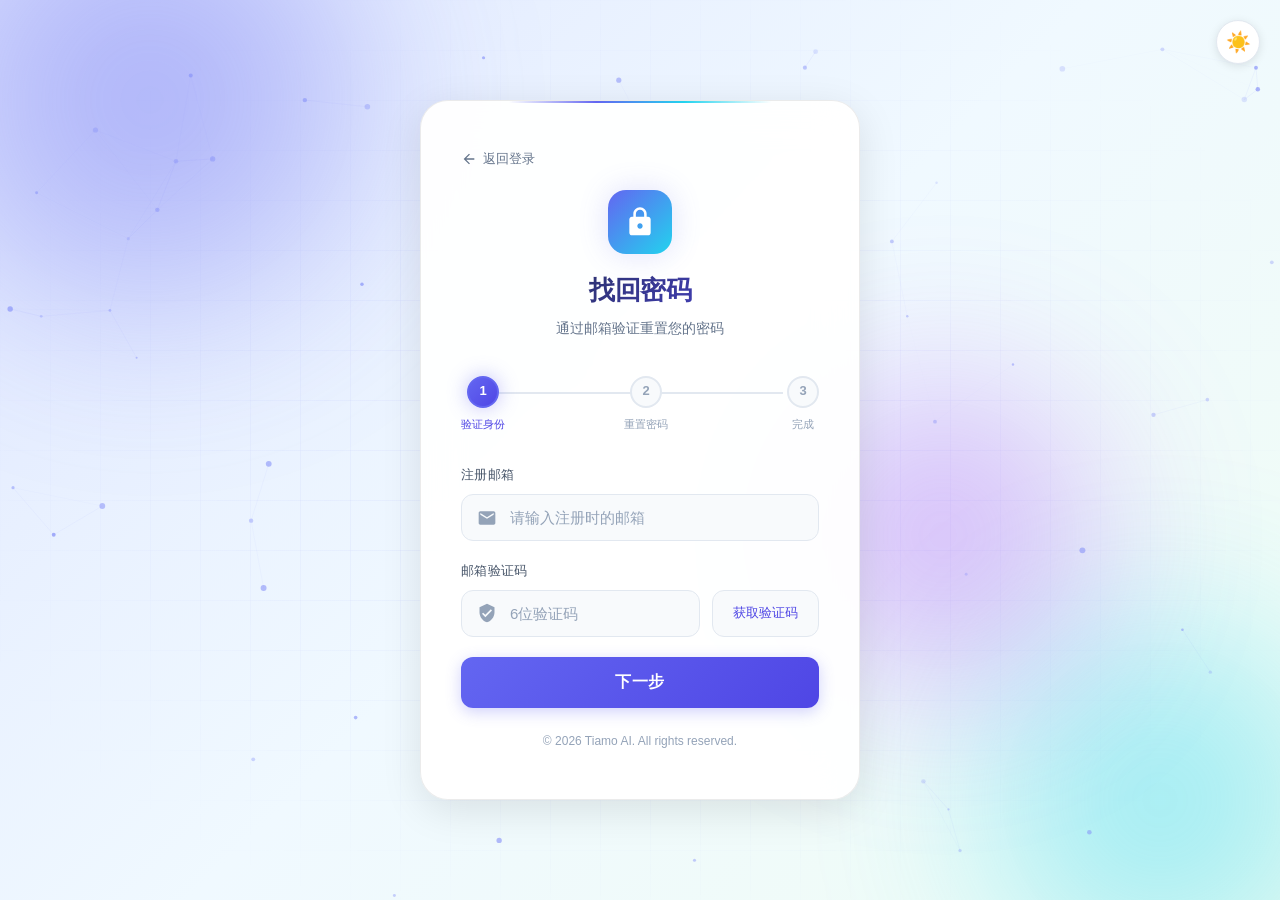
<file: tiamo-auth/forgot-password.html>
<!DOCTYPE html>
<html lang="zh-CN">
<head>
    <meta charset="UTF-8">
    <meta name="viewport" content="width=device-width, initial-scale=1.0, maximum-scale=1.0, user-scalable=no">
    <meta name="theme-color" content="#0a0a1a">
    <title>忘记密码 - Tiamo AI 数据管理</title>
    <link rel="stylesheet" href="css/auth.css">
    <link rel="icon" href="data:image/svg+xml,<svg xmlns='http://www.w3.org/2000/svg' viewBox='0 0 100 100'><rect width='100' height='100' rx='20' fill='%236366f1'/><path d='M30 35 L50 25 L70 35 L70 65 L50 75 L30 65 Z' fill='none' stroke='white' stroke-width='4'/><circle cx='50' cy='50' r='8' fill='%2322d3ee'/></svg>">
</head>
<body>
    <!-- 主题切换按钮 -->
    <button class="theme-toggle" id="themeToggle" onclick="toggleTheme()" title="切换主题">🌙</button>
    <!-- 动态背景 -->
    <div class="ai-bg">
        <div class="grid"></div>
        <div class="orb orb-1"></div>
        <div class="orb orb-2"></div>
        <div class="orb orb-3"></div>
        <canvas id="particles"></canvas>
    </div>

    <div class="auth-container">
        <div class="auth-card">
            <!-- 返回登录 -->
            <a href="login.html" class="back-link">
                <svg viewBox="0 0 24 24"><path d="M20 11H7.83l5.59-5.59L12 4l-8 8 8 8 1.41-1.41L7.83 13H20v-2z"/></svg>
                返回登录
            </a>

            <!-- Logo -->
            <div class="auth-logo">
                <div class="logo-icon">
                    <svg viewBox="0 0 24 24">
                        <path d="M18 8h-1V6c0-2.76-2.24-5-5-5S7 3.24 7 6v2H6c-1.1 0-2 .9-2 2v10c0 1.1.9 2 2 2h12c1.1 0 2-.9 2-2V10c0-1.1-.9-2-2-2zm-6 9c-1.1 0-2-.9-2-2s.9-2 2-2 2 .9 2 2-.9 2-2 2zm3.1-9H8.9V6c0-1.71 1.39-3.1 3.1-3.1 1.71 0 3.1 1.39 3.1 3.1v2z"/>
                    </svg>
                </div>
                <h1>找回密码</h1>
                <p>通过邮箱验证重置您的密码</p>
            </div>

            <!-- 步骤指示器 -->
            <div class="steps">
                <div class="step active">
                    <div class="step-number">1</div>
                    <span class="step-label">验证身份</span>
                </div>
                <div class="step">
                    <div class="step-number">2</div>
                    <span class="step-label">重置密码</span>
                </div>
                <div class="step">
                    <div class="step-number">3</div>
                    <span class="step-label">完成</span>
                </div>
            </div>

            <!-- 提示消息 -->
            <div class="alert" id="alert">
                <svg viewBox="0 0 24 24"><path d="M12 2C6.48 2 2 6.48 2 12s4.48 10 10 10 10-4.48 10-10S17.52 2 12 2zm1 15h-2v-2h2v2zm0-4h-2V7h2v6z"/></svg>
                <span class="alert-text"></span>
            </div>

            <form class="auth-form" id="forgotForm" novalidate>
                <!-- 步骤1：验证身份 -->
                <div class="step-panel active" id="step1">
                    <!-- 邮箱 -->
                    <div class="form-group">
                        <label class="form-label" for="email">注册邮箱</label>
                        <div class="input-wrapper">
                            <span class="input-icon">
                                <svg viewBox="0 0 24 24"><path d="M20 4H4c-1.1 0-1.99.9-1.99 2L2 18c0 1.1.9 2 2 2h16c1.1 0 2-.9 2-2V6c0-1.1-.9-2-2-2zm0 4l-8 5-8-5V6l8 5 8-5v2z"/></svg>
                            </span>
                            <input type="email" class="form-input" id="email" name="email"
                                   placeholder="请输入注册时的邮箱"
                                   data-required data-rules="required,email" autocomplete="email">
                        </div>
                        <div class="error-message">请输入有效的邮箱地址</div>
                    </div>

                    <!-- 验证码 -->
                    <div class="form-group">
                        <label class="form-label" for="captcha">邮箱验证码</label>
                        <div class="captcha-group">
                            <div class="input-wrapper">
                                <span class="input-icon">
                                    <svg viewBox="0 0 24 24"><path d="M12 1L3 5v6c0 5.55 3.84 10.74 9 12 5.16-1.26 9-6.45 9-12V5l-9-4zm-2 16l-4-4 1.41-1.41L10 14.17l6.59-6.59L18 9l-8 8z"/></svg>
                                </span>
                                <input type="text" class="form-input" id="captcha" name="captcha"
                                       placeholder="6位验证码" maxlength="6"
                                       data-required data-rules="required,captcha" autocomplete="one-time-code">
                            </div>
                            <button type="button" class="captcha-btn"
                                    data-target="#email" data-validate="email"
                                    data-countdown="60" data-original-text="获取验证码">
                                获取验证码
                            </button>
                        </div>
                        <div class="error-message">请输入6位验证码</div>
                    </div>

                    <button type="button" class="btn-submit" id="nextStepBtn">
                        <span class="btn-text">下一步</span>
                    </button>
                </div>

                <!-- 步骤2：重置密码 -->
                <div class="step-panel" id="step2">
                    <!-- 新密码 -->
                    <div class="form-group">
                        <label class="form-label" for="newPassword">新密码</label>
                        <div class="input-wrapper">
                            <span class="input-icon">
                                <svg viewBox="0 0 24 24"><path d="M18 8h-1V6c0-2.76-2.24-5-5-5S7 3.24 7 6v2H6c-1.1 0-2 .9-2 2v10c0 1.1.9 2 2 2h12c1.1 0 2-.9 2-2V10c0-1.1-.9-2-2-2zm-6 9c-1.1 0-2-.9-2-2s.9-2 2-2 2 .9 2 2-.9 2-2 2zm3.1-9H8.9V6c0-1.71 1.39-3.1 3.1-3.1 1.71 0 3.1 1.39 3.1 3.1v2z"/></svg>
                            </span>
                            <input type="password" class="form-input" id="newPassword" name="newPassword"
                                   placeholder="至少8位，含大小写字母和数字"
                                   data-required data-rules="required,strongPassword"
                                   data-strength="#passwordStrength" autocomplete="new-password">
                            <button type="button" class="toggle-password" aria-label="显示密码">
                                <svg class="eye-open" viewBox="0 0 24 24" style="display:none"><path d="M12 4.5C7 4.5 2.73 7.61 1 12c1.73 4.39 6 7.5 11 7.5s9.27-3.11 11-7.5c-1.73-4.39-6-7.5-11-7.5zM12 17c-2.76 0-5-2.24-5-5s2.24-5 5-5 5 2.24 5 5-2.24 5-5 5zm0-8c-1.66 0-3 1.34-3 3s1.34 3 3 3 3-1.34 3-3-1.34-3-3-3z"/></svg>
                                <svg class="eye-closed" viewBox="0 0 24 24"><path d="M12 7c2.76 0 5 2.24 5 5 0 .65-.13 1.26-.36 1.83l2.92 2.92c1.51-1.26 2.7-2.89 3.43-4.75-1.73-4.39-6-7.5-11-7.5-1.4 0-2.74.25-3.98.7l2.16 2.16C10.74 7.13 11.35 7 12 7zM2 4.27l2.28 2.28.46.46C3.08 8.3 1.78 10.02 1 12c1.73 4.39 6 7.5 11 7.5 1.55 0 3.03-.3 4.38-.84l.42.42L19.73 22 21 20.73 3.27 3 2 4.27zM7.53 9.8l1.55 1.55c-.05.21-.08.43-.08.65 0 1.66 1.34 3 3 3 .22 0 .44-.03.65-.08l1.55 1.55c-.67.33-1.41.53-2.2.53-2.76 0-5-2.24-5-5 0-.79.2-1.53.53-2.2zm4.31-.78l3.15 3.15.02-.16c0-1.66-1.34-3-3-3l-.17.01z"/></svg>
                            </button>
                        </div>
                        <div class="error-message">密码需至少8位，包含大小写字母和数字</div>
                        <div class="password-strength" id="passwordStrength">
                            <div class="strength-bar">
                                <div class="strength-segment"></div>
                                <div class="strength-segment"></div>
                                <div class="strength-segment"></div>
                            </div>
                            <div class="strength-text">密码强度：弱</div>
                        </div>
                    </div>

                    <!-- 确认新密码 -->
                    <div class="form-group">
                        <label class="form-label" for="confirmPassword">确认新密码</label>
                        <div class="input-wrapper">
                            <span class="input-icon">
                                <svg viewBox="0 0 24 24"><path d="M18 8h-1V6c0-2.76-2.24-5-5-5S7 3.24 7 6v2H6c-1.1 0-2 .9-2 2v10c0 1.1.9 2 2 2h12c1.1 0 2-.9 2-2V10c0-1.1-.9-2-2-2zm-6 9c-1.1 0-2-.9-2-2s.9-2 2-2 2 .9 2 2-.9 2-2 2zm3.1-9H8.9V6c0-1.71 1.39-3.1 3.1-3.1 1.71 0 3.1 1.39 3.1 3.1v2z"/></svg>
                            </span>
                            <input type="password" class="form-input" id="confirmPassword" name="confirmPassword"
                                   placeholder="请再次输入新密码"
                                   data-required autocomplete="new-password">
                        </div>
                        <div class="error-message">两次输入的密码不一致</div>
                    </div>

                    <div style="display:flex;gap:12px;">
                        <button type="button" class="btn-submit" data-prev-step="0"
                                style="background:var(--bg-input);border:1px solid var(--border);box-shadow:none;color:var(--text-secondary);flex:1;">
                            <span class="btn-text">上一步</span>
                        </button>
                        <button type="submit" class="btn-submit" style="flex:2;">
                            <span class="btn-text">确认重置</span>
                        </button>
                    </div>
                </div>

                <!-- 步骤3：完成 -->
                <div class="step-panel" id="step3" style="text-align:center;padding:20px 0;">
                    <div style="width:72px;height:72px;margin:0 auto 20px;background:linear-gradient(135deg,var(--success),#059669);border-radius:50%;display:flex;align-items:center;justify-content:center;box-shadow:0 0 40px rgba(52,211,153,0.4);">
                        <svg viewBox="0 0 24 24" style="width:36px;height:36px;fill:white;"><path d="M9 16.17L4.83 12l-1.42 1.41L9 19 21 7l-1.41-1.41z"/></svg>
                    </div>
                    <h2 style="font-size:20px;margin-bottom:8px;background:linear-gradient(135deg,var(--text-primary),var(--success));-webkit-background-clip:text;-webkit-text-fill-color:transparent;">密码重置成功</h2>
                    <p style="color:var(--text-secondary);font-size:14px;margin-bottom:28px;">您的密码已成功更新，请使用新密码登录</p>
                    <a href="login.html" class="btn-submit" style="display:inline-block;text-decoration:none;width:auto;padding:14px 48px;">
                        <span class="btn-text">前往登录</span>
                    </a>
                </div>
            </form>

            <div class="copyright">
                &copy; 2026 Tiamo AI. All rights reserved.
            </div>
        </div>
    </div>

    <script src="js/config.js"></script>
    <script src="js/auth.js"></script>
    <script>
        // 主题切换功能
        function toggleTheme() {
            var body = document.body;
            var isLight = body.classList.toggle('light-theme');
            var theme = isLight ? 'light' : 'dark';
            localStorage.setItem('tiamo_theme', theme);
            updateThemeButton(theme);
            var metaThemeColor = document.querySelector('meta[name="theme-color"]');
            if (metaThemeColor) {
                metaThemeColor.setAttribute('content', isLight ? '#f0f2f5' : '#0a0a1a');
            }
        }

        function updateThemeButton(theme) {
            var btn = document.getElementById('themeToggle');
            if (btn) {
                btn.textContent = theme === 'light' ? '☀️' : '🌙';
                btn.title = theme === 'light' ? '切换到深色模式' : '切换到浅色模式';
            }
        }

        // 初始化主题（默认白天模式）
        function initTheme() {
            var savedTheme = localStorage.getItem('tiamo_theme');
            var theme = savedTheme === 'dark' ? 'dark' : 'light';
            if (theme === 'light') {
                document.body.classList.add('light-theme');
            }
            updateThemeButton(theme);
            var metaThemeColor = document.querySelector('meta[name="theme-color"]');
            if (metaThemeColor) {
                metaThemeColor.setAttribute('content', theme === 'light' ? '#f0f2f5' : '#0a0a1a');
            }
        }

        var forgotForm = document.getElementById('forgotForm');

        // 步骤1 下一步：验证手机号和验证码
        // 步骤1 下一步：先验证邮箱验证码
        document.getElementById('nextStepBtn').addEventListener('click', function () {
            var email = document.getElementById('email');
            var captcha = document.getElementById('captcha');
            var valid = true;

            if (!AuthUtils.validateField(email, ['required', 'email'])) valid = false;
            if (!AuthUtils.validateField(captcha, ['required', 'captcha'])) valid = false;

            if (!valid) return;

            // 先验证邮箱验证码，成功才进入下一步
            var nextBtn = document.getElementById('nextStepBtn');
            var originalText = nextBtn.querySelector('.btn-text').textContent;
            AuthUtils.setButtonLoading(nextBtn, true);

            Api.verifyEmailCaptcha({
                email: email.value.trim(),
                captcha: captcha.value.trim()
            }).then(function (res) {
                AuthUtils.setButtonLoading(nextBtn, false, originalText);
                if (res.code === 200) {
                    // 验证码验证成功，进入下一步
                    window.goToStep(1);
                } else {
                    // 验证码错误或过期，在第一步提示
                    AuthUtils.showAlert('error', res.msg || '验证码错误或已过期');
                    AuthUtils.showError(captcha.closest('.form-group'), res.msg || '验证码错误或已过期');
                }
            }).catch(function (err) {
                AuthUtils.setButtonLoading(nextBtn, false, originalText);
                AuthUtils.showAlert('error', '验证失败，请稍后重试');
            });
        });

        // 步骤2 确认重置密码
        forgotForm.addEventListener('submit', function (e) {
            e.preventDefault();

            var email = document.getElementById('email');
            var captcha = document.getElementById('captcha');
            var newPassword = document.getElementById('newPassword');
            var confirmPassword = document.getElementById('confirmPassword');

            var valid = true;
            if (!AuthUtils.validateField(newPassword, ['required', 'strongPassword'])) valid = false;

            if (newPassword.value !== confirmPassword.value) {
                AuthUtils.showError(confirmPassword.closest('.form-group'), '两次输入的密码不一致');
                valid = false;
            }

            if (!valid) return;

            var submitBtn = forgotForm.querySelector('[type="submit"]');
            var originalText = submitBtn.querySelector('.btn-text').textContent;
            AuthUtils.setButtonLoading(submitBtn, true);

            // 调用真实重置密码接口
            Api.resetPassword({
                email: email.value.trim(),
                captcha: captcha.value.trim(),
                newPassword: newPassword.value,
                confirmPassword: confirmPassword.value
            }).then(function (res) {
                AuthUtils.setButtonLoading(submitBtn, false, originalText);

                if (res.code === 200) {
                    // 跳转到步骤3（完成）
                    window.goToStep(2);
                } else {
                    AuthUtils.showAlert('error', res.msg || '密码重置失败，请稍后重试');
                    // 如果是验证码错误，回到第一步
                    if (res.msg && res.msg.indexOf('验证码') !== -1) {
                        window.goToStep(0);
                    }
                }
            });
        });

        // 初始化主题
        window.addEventListener('DOMContentLoaded', function () {
            initTheme();
        });
    </script>
</body>
</html>
</file>
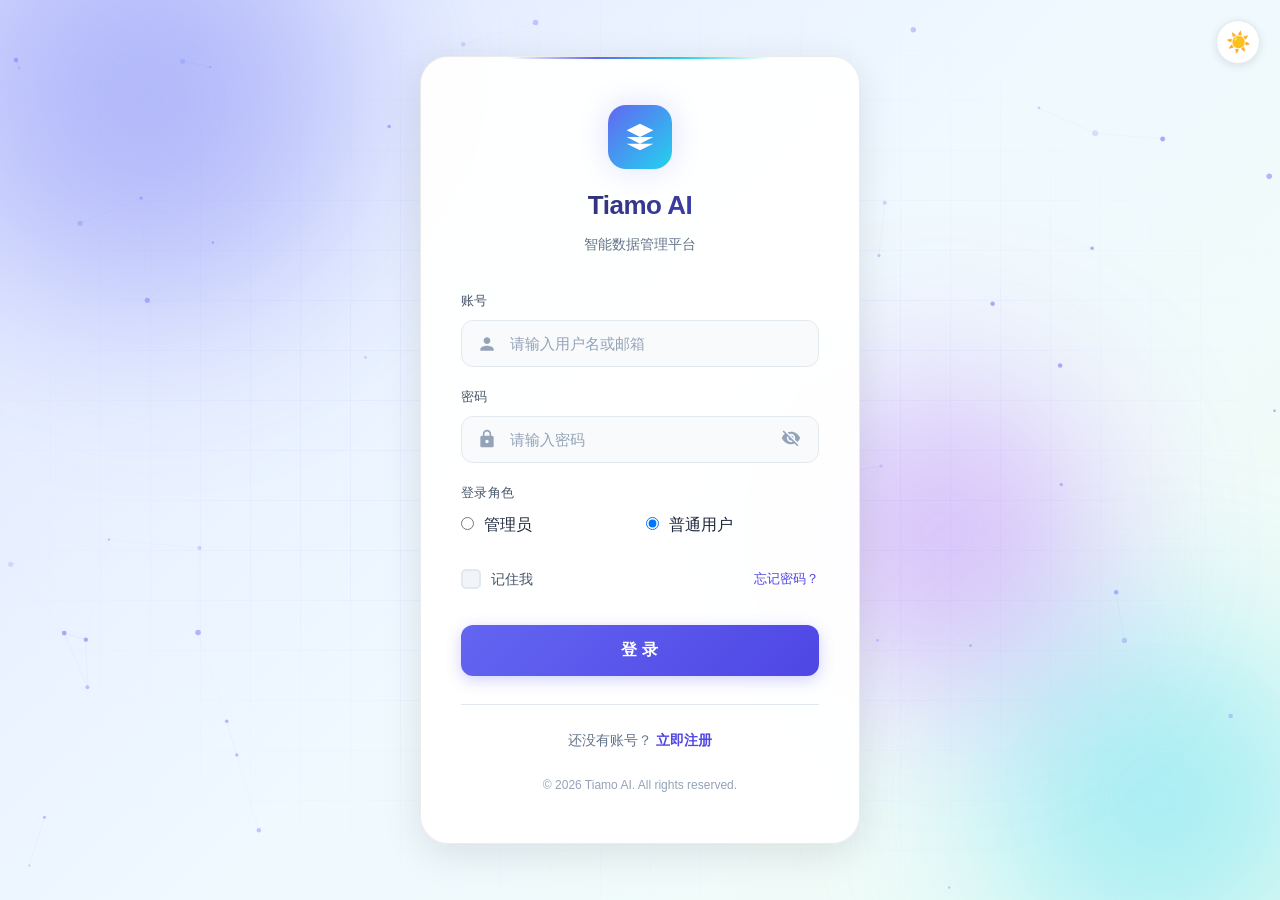
<file: tiamo-auth/login.html>
<!DOCTYPE html>
<html lang="zh-CN">
<head>
    <meta charset="UTF-8">
    <meta name="viewport" content="width=device-width, initial-scale=1.0, maximum-scale=1.0, user-scalable=no">
    <meta name="theme-color" content="#0a0a1a">
    <title>登录 - Tiamo AI 数据管理</title>
    <link rel="stylesheet" href="css/auth.css">
    <link rel="icon" href="data:image/svg+xml,<svg xmlns='http://www.w3.org/2000/svg' viewBox='0 0 100 100'><rect width='100' height='100' rx='20' fill='%236366f1'/><path d='M30 35 L50 25 L70 35 L70 65 L50 75 L30 65 Z' fill='none' stroke='white' stroke-width='4'/><circle cx='50' cy='50' r='8' fill='%2322d3ee'/></svg>">
</head>
<body>
    <!-- 主题切换按钮 -->
    <button class="theme-toggle" id="themeToggle" onclick="toggleTheme()" title="切换主题">🌙</button>
    <!-- 动态背景 -->
    <div class="ai-bg">
        <div class="grid"></div>
        <div class="orb orb-1"></div>
        <div class="orb orb-2"></div>
        <div class="orb orb-3"></div>
        <canvas id="particles"></canvas>
    </div>

    <div class="auth-container">
        <div class="auth-card">
            <!-- Logo -->
            <div class="auth-logo">
                <div class="logo-icon">
                    <svg viewBox="0 0 24 24">
                        <path d="M12 2L2 7l10 5 10-5-10-5zM2 17l10 5 10-5M2 12l10 5 10-5"/>
                    </svg>
                </div>
                <h1>Tiamo AI</h1>
                <p>智能数据管理平台</p>
            </div>

            <!-- 提示消息 -->
            <div class="alert" id="alert">
                <svg viewBox="0 0 24 24"><path d="M12 2C6.48 2 2 6.48 2 12s4.48 10 10 10 10-4.48 10-10S17.52 2 12 2zm1 15h-2v-2h2v2zm0-4h-2V7h2v6z"/></svg>
                <span class="alert-text"></span>
            </div>

            <!-- 登录表单 -->
            <form class="auth-form" id="loginForm" novalidate>
                <!-- 用户名/邮箱 -->
                <div class="form-group">
                    <label class="form-label" for="username">账号</label>
                    <div class="input-wrapper">
                        <span class="input-icon">
                            <svg viewBox="0 0 24 24"><path d="M12 12c2.21 0 4-1.79 4-4s-1.79-4-4-4-4 1.79-4 4 1.79 4 4 4zm0 2c-2.67 0-8 1.34-8 4v2h16v-2c0-2.66-5.33-4-8-4z"/></svg>
                        </span>
                        <input type="text" class="form-input" id="username" name="username"
                               placeholder="请输入用户名或邮箱"
                               data-required data-rules="required" autocomplete="username">
                    </div>
                    <div class="error-message">请输入账号</div>
                </div>

                <!-- 密码 -->
                <div class="form-group">
                    <label class="form-label" for="password">密码</label>
                    <div class="input-wrapper">
                        <span class="input-icon">
                            <svg viewBox="0 0 24 24"><path d="M18 8h-1V6c0-2.76-2.24-5-5-5S7 3.24 7 6v2H6c-1.1 0-2 .9-2 2v10c0 1.1.9 2 2 2h12c1.1 0 2-.9 2-2V10c0-1.1-.9-2-2-2zm-6 9c-1.1 0-2-.9-2-2s.9-2 2-2 2 .9 2 2-.9 2-2 2zm3.1-9H8.9V6c0-1.71 1.39-3.1 3.1-3.1 1.71 0 3.1 1.39 3.1 3.1v2z"/></svg>
                        </span>
                        <input type="password" class="form-input" id="password" name="password"
                               placeholder="请输入密码"
                               data-required data-rules="required" autocomplete="current-password">
                        <button type="button" class="toggle-password" aria-label="显示密码">
                            <svg class="eye-open" viewBox="0 0 24 24" style="display:none"><path d="M12 4.5C7 4.5 2.73 7.61 1 12c1.73 4.39 6 7.5 11 7.5s9.27-3.11 11-7.5c-1.73-4.39-6-7.5-11-7.5zM12 17c-2.76 0-5-2.24-5-5s2.24-5 5-5 5 2.24 5 5-2.24 5-5 5zm0-8c-1.66 0-3 1.34-3 3s1.34 3 3 3 3-1.34 3-3-1.34-3-3-3z"/></svg>
                            <svg class="eye-closed" viewBox="0 0 24 24"><path d="M12 7c2.76 0 5 2.24 5 5 0 .65-.13 1.26-.36 1.83l2.92 2.92c1.51-1.26 2.7-2.89 3.43-4.75-1.73-4.39-6-7.5-11-7.5-1.4 0-2.74.25-3.98.7l2.16 2.16C10.74 7.13 11.35 7 12 7zM2 4.27l2.28 2.28.46.46C3.08 8.3 1.78 10.02 1 12c1.73 4.39 6 7.5 11 7.5 1.55 0 3.03-.3 4.38-.84l.42.42L19.73 22 21 20.73 3.27 3 2 4.27zM7.53 9.8l1.55 1.55c-.05.21-.08.43-.08.65 0 1.66 1.34 3 3 3 .22 0 .44-.03.65-.08l1.55 1.55c-.67.33-1.41.53-2.2.53-2.76 0-5-2.24-5-5 0-.79.2-1.53.53-2.2zm4.31-.78l3.15 3.15.02-.16c0-1.66-1.34-3-3-3l-.17.01z"/></svg>
                        </button>
                    </div>
                    <div class="error-message">请输入密码</div>
                </div>

                <!-- 角色选择 -->
                <div class="form-group">
                    <label class="form-label">登录角色</label>
                    <div class="role-selector" style="display:flex;gap:12px;margin-top:8px;">
                        <label style="flex:1;cursor:pointer;">
                            <input type="radio" name="loginRole" value="1" style="margin-right:6px;">
                            <span style="color:var(--text-primary);">管理员</span>
                        </label>
                        <label style="flex:1;cursor:pointer;">
                            <input type="radio" name="loginRole" value="0" checked style="margin-right:6px;">
                            <span style="color:var(--text-primary);">普通用户</span>
                        </label>
                    </div>
                </div>
                <!-- 选项行 -->
                <div class="form-options">
                    <div class="native-checkbox-wrapper">
                        <input type="checkbox" id="remember" name="remember" class="native-checkbox">
                        <label for="remember" class="native-checkbox-label">记住我</label>
                    </div>
                    <a href="forgot-password.html" class="forgot-link">忘记密码？</a>
                </div>

                <!-- 提交按钮 -->
                <button type="submit" class="btn-submit">
                    <span class="btn-text">登 录</span>
                </button>
            </form>

            <!-- 底部链接 -->
            <div class="auth-footer">
                <p>还没有账号？<a href="register.html">立即注册</a></p>
            </div>

            <div class="copyright">
                &copy; 2026 Tiamo AI. All rights reserved.
            </div>
        </div>
    </div>

    <script src="js/config.js"></script>
    <script src="js/auth.js"></script>
    <script>
        // 主题切换功能
        function toggleTheme() {
            var body = document.body;
            var isLight = body.classList.toggle('light-theme');
            var theme = isLight ? 'light' : 'dark';
            localStorage.setItem('tiamo_theme', theme);
            updateThemeButton(theme);
            // 更新meta theme-color
            var metaThemeColor = document.querySelector('meta[name="theme-color"]');
            if (metaThemeColor) {
                metaThemeColor.setAttribute('content', isLight ? '#f0f2f5' : '#0a0a1a');
            }
        }

        function updateThemeButton(theme) {
            var btn = document.getElementById('themeToggle');
            if (btn) {
                btn.textContent = theme === 'light' ? '☀️' : '🌙';
                btn.title = theme === 'light' ? '切换到深色模式' : '切换到浅色模式';
            }
        }

        // 初始化主题（默认白天模式）
        function initTheme() {
            var savedTheme = localStorage.getItem('tiamo_theme');
            // 默认使用白天模式，只有明确保存为dark时才使用深色模式
            var theme = savedTheme === 'dark' ? 'dark' : 'light';
            if (theme === 'light') {
                document.body.classList.add('light-theme');
            }
            updateThemeButton(theme);
            var metaThemeColor = document.querySelector('meta[name="theme-color"]');
            if (metaThemeColor) {
                metaThemeColor.setAttribute('content', theme === 'light' ? '#f0f2f5' : '#0a0a1a');
            }
        }

        // 如果已登录，直接跳转到后台
        if (Auth.isLoggedIn()) {
            window.location.href = 'dashboard.html';
        }

        var loginForm = document.getElementById('loginForm');
        var submitBtn = loginForm.querySelector('.btn-submit');

        loginForm.addEventListener('submit', function (e) {
            e.preventDefault();

            var username = document.getElementById('username');
            var password = document.getElementById('password');
            var valid = true;

            if (!AuthUtils.validateField(username, ['required'])) valid = false;
            if (!AuthUtils.validateField(password, ['required'])) valid = false;

            if (!valid) {
                var firstError = loginForm.querySelector('.form-group.has-error .form-input');
                if (firstError) firstError.focus();
                return;
            }

            var remember = document.getElementById('remember').checked;
            var originalText = submitBtn.querySelector('.btn-text').textContent;
            AuthUtils.setButtonLoading(submitBtn, true);

            // 调用真实登录接口
            Api.login(username.value.trim(), password.value, remember).then(function (res) {
                AuthUtils.setButtonLoading(submitBtn, false, originalText);

                if (res.code === 200 && res.data && res.data.token) {
                    // 获取用户选择的角色
                    var selectedRole = document.querySelector('input[name="loginRole"]:checked').value;
                    var actualRole = res.data.role != null ? res.data.role : 0;
                    // 验证角色是否匹配
                    if (parseInt(selectedRole) !== parseInt(actualRole)) {
                        var roleName = actualRole === 1 ? '管理员' : '普通用户';
                        AuthUtils.showAlert('error', '该账号角色为「' + roleName + '」，请选择正确的登录角色');
                        return;
                    }
                    // 保存 Token 和用户信息（包含角色）
                    Auth.setAuth(res.data.token, {
                        userId: res.data.userId,
                        username: res.data.username,
                        nickname: res.data.nickname,
                        email: res.data.email,
                        role: actualRole
                    });

                    // 记住我（保存用户名和密码）
                    if (remember) {
                        localStorage.setItem('tiamo_username', username.value.trim());
                        localStorage.setItem('tiamo_password', password.value);
                    } else {
                        localStorage.removeItem('tiamo_username');
                        localStorage.removeItem('tiamo_password');
                    }

                    AuthUtils.showAlert('success', '登录成功，正在跳转...');
                    setTimeout(function () {
                        window.location.href = 'dashboard.html';
                    }, 800);
                } else {
                    AuthUtils.showAlert('error', res.msg || '登录失败，请检查用户名和密码');
                }
            });
        });

        // 页面加载时填充记住的用户名和密码
        window.addEventListener('DOMContentLoaded', function () {
            initTheme();
            setTimeout(function () {
                var savedUsername = localStorage.getItem('tiamo_username');
                var savedPassword = localStorage.getItem('tiamo_password');
                if (savedUsername) {
                    document.getElementById('username').value = savedUsername;
                    document.getElementById('remember').checked = true;
                }
                if (savedPassword) {
                    document.getElementById('password').value = savedPassword;
                }
            }, 100);

            // 记住我checkbox使用label默认行为，无需JavaScript事件处理
        });
    </script>
</body>
</html>
</file>
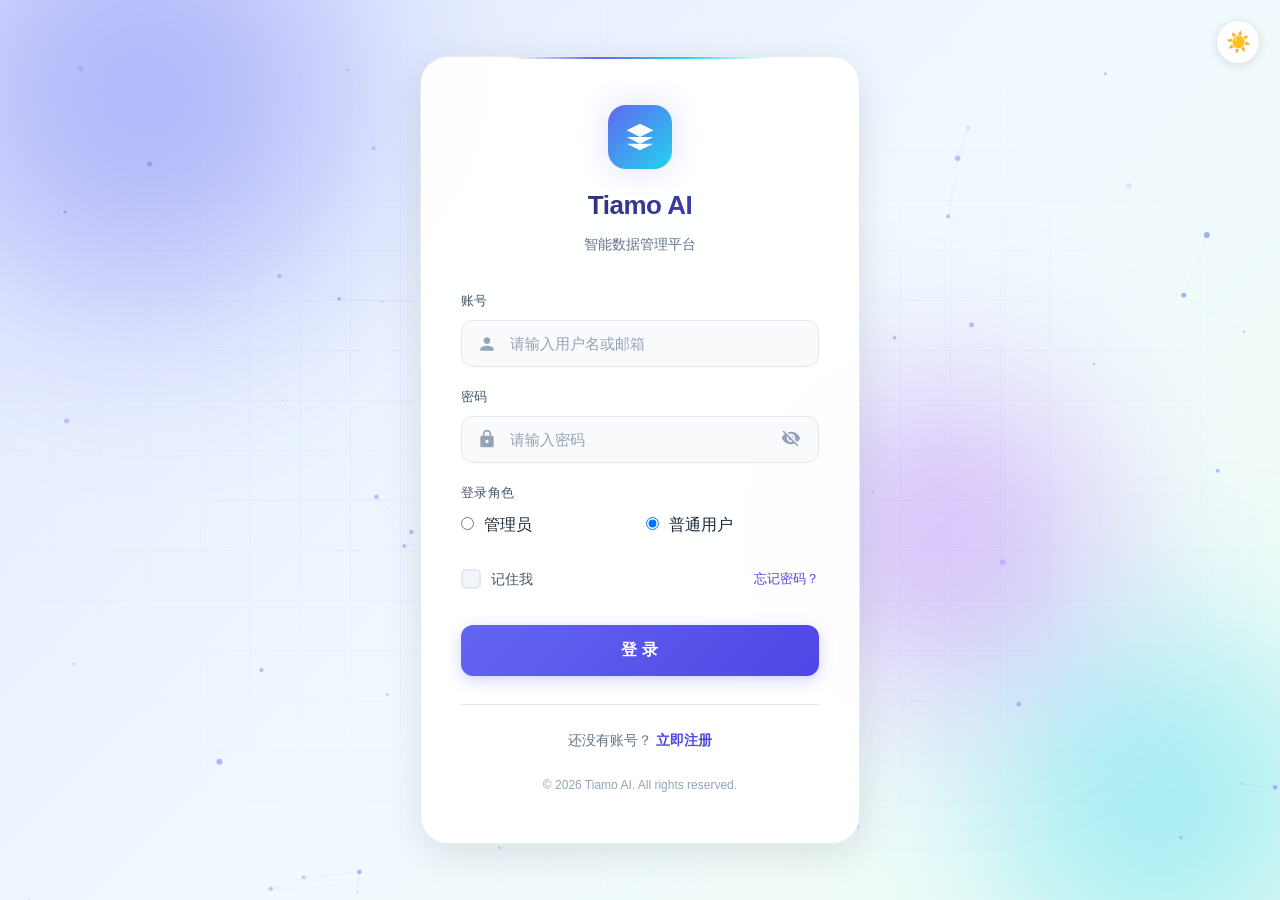
<file: tiamo-auth/logs.html>
<!DOCTYPE html>
<html lang="zh-CN">
<head>
    <meta charset="UTF-8">
    <meta name="viewport" content="width=device-width, initial-scale=1.0, maximum-scale=1.0, user-scalable=no">
    <meta name="theme-color" content="#0a0a1a">
    <title>操作日志 - Tiamo AI 数据管理</title>
    <link rel="stylesheet" href="css/auth.css">
    <style>
        /* 亮色主题变量覆盖 */
        body.light-theme {
            --bg-primary: #f5f7fa;
            --bg-card: #ffffff;
            --bg-input: #f0f2f5;
            --bg-input-focus: #ffffff;
            --text-primary: #1a1a2e;
            --text-secondary: #4a5568;
            --text-muted: #718096;
            --border: #e2e8f0;
            --border-focus: #6366f1;
            --primary: #6366f1;
            --primary-light: #818cf8;
            --primary-dark: #4f46e5;
            --accent: #06b6d4;
            --accent-light: #22d3ee;
            --success: #10b981;
            --error: #ef4444;
            --warning: #f59e0b;
        }
        body.light-theme .ai-bg { background: linear-gradient(135deg, #e0e7ff 0%, #f0f9ff 50%, #f0fdf4 100%); }
        body.light-theme .stat-card, body.light-theme .filter-bar, body.light-theme .data-card { box-shadow: 0 4px 20px rgba(0,0,0,0.08); }
        .dashboard-container { max-width: 1100px; margin: 0 auto; padding: 20px; }
        .dashboard-header {
            display: flex; justify-content: space-between; align-items: center;
            padding: 20px 0; margin-bottom: 20px;
            border-bottom: 1px solid var(--border);
        }
        .dashboard-header h1 {
            font-size: 22px; background: linear-gradient(135deg, var(--text-primary), var(--primary-light));
            -webkit-background-clip: text; -webkit-text-fill-color: transparent;
        }
        .header-actions { display: flex; align-items: center; gap: 12px; }
        .btn-secondary {
            padding: 8px 18px; background: var(--bg-input); border: 1px solid var(--border);
            border-radius: var(--radius-md); color: var(--text-secondary); cursor: pointer;
            font-size: 13px; transition: var(--transition); font-family: inherit;
        }
        .btn-secondary:hover { background: var(--bg-input-focus); color: var(--primary-light); border-color: var(--border-focus); }
        .btn-primary {
            padding: 8px 18px; background: linear-gradient(135deg, var(--primary), var(--primary-dark));
            border: none; border-radius: var(--radius-md); color: white; cursor: pointer;
            font-size: 13px; font-weight: 500; transition: var(--transition); font-family: inherit;
        }
        .btn-primary:hover { transform: translateY(-1px); box-shadow: 0 4px 16px rgba(99,102,241,0.4); }
        .stats-grid { display: grid; grid-template-columns: repeat(auto-fit, minmax(180px, 1fr)); gap: 14px; margin-bottom: 20px; }
        .stat-card {
            background: var(--bg-card); backdrop-filter: blur(20px); border: 1px solid var(--border);
            border-radius: var(--radius-lg); padding: 20px; transition: var(--transition);
        }
        .stat-card:hover { transform: translateY(-2px); border-color: var(--border-focus); }
        .stat-value { font-size: 28px; font-weight: 700; }
        .stat-value.primary { background: linear-gradient(135deg, var(--primary-light), var(--accent)); -webkit-background-clip: text; -webkit-text-fill-color: transparent; }
        .stat-value.success { color: var(--success); }
        .stat-value.error { color: var(--error); }
        .stat-label { font-size: 12px; color: var(--text-secondary); margin-top: 4px; }
        .filter-bar {
            background: var(--bg-card); backdrop-filter: blur(20px); border: 1px solid var(--border);
            border-radius: var(--radius-lg); padding: 16px 20px; margin-bottom: 16px;
            display: flex; flex-wrap: wrap; gap: 12px; align-items: flex-end;
        }
        .filter-item { display: flex; flex-direction: column; gap: 4px; }
        .filter-item label { font-size: 11px; color: var(--text-muted); text-transform: uppercase; letter-spacing: 0.5px; }
        .filter-item select, .filter-item input {
            padding: 8px 12px; background: var(--bg-input); border: 1px solid var(--border);
            border-radius: var(--radius-sm); color: var(--text-primary); font-size: 13px;
            font-family: inherit; outline: none; transition: var(--transition); min-width: 140px;
        }
        .filter-item select:focus, .filter-item input:focus { border-color: var(--border-focus); box-shadow: 0 0 0 2px rgba(99,102,241,0.15); }
        .data-card {
            background: var(--bg-card); backdrop-filter: blur(20px); border: 1px solid var(--border);
            border-radius: var(--radius-lg); padding: 20px; overflow-x: auto;
        }
        .data-table { width: 100%; border-collapse: collapse; font-size: 13px; min-width: 800px; }
        .table-wrapper { overflow-x: auto; -webkit-overflow-scrolling: touch; margin: 0 -4px; padding: 0 4px; }
        .data-table th {
            text-align: left; padding: 12px 10px; color: var(--text-secondary); font-weight: 500;
            border-bottom: 1px solid var(--border); font-size: 11px; text-transform: uppercase; letter-spacing: 0.5px;
            white-space: nowrap;
        }
        .data-table td { padding: 12px 10px; border-bottom: 1px solid var(--border); color: var(--text-primary); vertical-align: top; }
        .data-table tr:hover { background: var(--bg-input); }
        .data-table tr:last-child td { border-bottom: none; }
        .badge {
            display: inline-block; padding: 3px 10px; border-radius: 20px; font-size: 11px; font-weight: 600;
        }
        .badge-success { background: rgba(52,211,153,0.15); color: var(--success); }
        .badge-error { background: rgba(248,113,113,0.15); color: var(--error); }
        .badge-login { background: rgba(34,211,238,0.15); color: var(--accent-light); }
        .badge-create { background: rgba(52,211,153,0.15); color: var(--success); }
        .badge-update { background: rgba(251,191,36,0.15); color: var(--warning); }
        .badge-delete { background: rgba(248,113,113,0.15); color: var(--error); }
        .badge-query { background: rgba(129,140,248,0.15); color: var(--primary-light); }
        .badge-export { background: rgba(168,85,247,0.15); color: #a855f7; }
        .badge-other { background: rgba(148,163,184,0.15); color: var(--text-secondary); }
        .params-cell {
            max-width: 250px; font-size: 11px; color: var(--text-muted); font-family: monospace;
            white-space: nowrap; overflow: hidden; text-overflow: ellipsis; cursor: pointer;
        }
        .pagination {
            display: flex; justify-content: space-between; align-items: center;
            margin-top: 16px; padding-top: 16px; border-top: 1px solid var(--border);
        }
        .pagination-info { font-size: 12px; color: var(--text-muted); }
        .pagination-buttons { display: flex; gap: 6px; }
        .page-btn {
            padding: 6px 12px; background: var(--bg-input); border: 1px solid var(--border);
            border-radius: var(--radius-sm); color: var(--text-secondary); cursor: pointer;
            font-size: 12px; transition: var(--transition); font-family: inherit;
        }
        .page-btn:hover:not(:disabled) { background: var(--bg-input-focus); color: var(--primary-light); border-color: var(--border-focus); }
        .page-btn.active { background: linear-gradient(135deg, var(--primary), var(--primary-dark)); color: white; border-color: var(--primary); }
        .page-btn:disabled { opacity: 0.4; cursor: not-allowed; }
        .empty-state { text-align: center; padding: 40px; color: var(--text-muted); }
        .loading-state { text-align: center; padding: 40px; color: var(--text-muted); }
        .loading-spinner {
            display: inline-block; width: 24px; height: 24px;
            border: 2px solid var(--border); border-top-color: var(--primary);
            border-radius: 50%; animation: spin 0.8s linear infinite; margin-bottom: 8px;
        }
        @keyframes spin { to { transform: rotate(360deg); } }
        @media (max-width: 768px) {
            .dashboard-container { padding: 12px; max-width: 100%; }
            .dashboard-header { flex-direction: column; gap: 12px; text-align: center; }
            .dashboard-header h1 { font-size: 20px; }
            .header-actions { flex-wrap: wrap; justify-content: center; gap: 8px; }
            .filter-bar { flex-direction: column; align-items: stretch; }
            .filter-item select, .filter-item input { width: 100%; min-height: 42px; }
            .stat-grid { grid-template-columns: repeat(2, 1fr) !important; gap: 10px; }
            .stat-card { padding: 14px; }
            .stat-card .stat-value { font-size: 22px; }
            .data-card { padding: 16px; }
            .btn-secondary { min-height: 40px; padding: 8px 14px; font-size: 13px; }
            .pagination { flex-wrap: wrap; gap: 4px; justify-content: center; }
            .pagination button { min-width: 36px; min-height: 36px; padding: 6px 10px; font-size: 12px; }
            /* 平板端表格允许横向滚动 */
            .data-table { min-width: 700px; }
            .table-wrapper { overflow-x: auto; -webkit-overflow-scrolling: touch; }
        }

        @media (max-width: 480px) {
            .dashboard-container { padding: 8px; }
            .dashboard-header h1 { font-size: 18px; }
            .stat-grid { grid-template-columns: 1fr !important; gap: 8px; }
            .stat-card { padding: 12px; display: flex; justify-content: space-between; align-items: center; }
            .stat-card .stat-value { font-size: 20px; }
            .data-card { padding: 12px; border-radius: 12px; }
            /* 手机端表格改为卡片式布局，移除最小宽度限制和横向滚动 */
            .table-wrapper { overflow-x: visible; margin: 0; padding: 0; }
            .data-table { min-width: auto !important; width: 100% !important; }
            .data-table thead { display: none; }
            .data-table, .data-table tbody, .data-table tr, .data-table td { display: block; width: 100% !important; box-sizing: border-box; }
            .data-table tr { margin-bottom: 12px; border: 1px solid var(--border); border-radius: 10px; padding: 12px; background: var(--bg-card); }
            .data-table tr:hover { background: var(--bg-input); }
            .data-table td { border: none; padding: 8px 0; font-size: 13px; display: flex; justify-content: space-between; align-items: flex-start; gap: 12px; max-width: 100% !important; white-space: normal !important; word-break: break-word; overflow-wrap: break-word; }
            .data-table td::before { content: attr(data-label); font-weight: 500; color: var(--text-muted); font-size: 11px; text-transform: uppercase; letter-spacing: 0.3px; min-width: 55px; flex-shrink: 0; padding-top: 2px; }
            .data-table td:last-child { border-bottom: none; }
            /* 操作描述列特殊处理：允许换行显示完整内容 */
            .data-table td[data-label="操作"] { flex-direction: column; align-items: flex-start; gap: 4px; }
            .data-table td[data-label="操作"]::before { margin-bottom: 2px; }
            .btn-secondary { min-height: 42px; padding: 10px 14px; font-size: 13px; border-radius: 10px; }
            .pagination button { min-width: 32px; min-height: 32px; padding: 5px 8px; font-size: 11px; border-radius: 8px; }
            .pagination-info { font-size: 11px; }
        }
    </style>
</head>
<body>
    <div class="ai-bg">
        <div class="grid"></div>
        <div class="orb orb-1"></div>
        <div class="orb orb-2"></div>
        <div class="orb orb-3"></div>
        <canvas id="particles"></canvas>
    </div>

    <div class="dashboard-container">
        <div class="dashboard-header">
            <h1>日志管理</h1>
            <div class="header-actions">
                <button class="btn-secondary" id="themeToggleBtn" onclick="toggleTheme()" title="切换主题">🌙</button>
                <button class="btn-secondary" id="autoRefreshBtn" onclick="toggleAutoRefresh()" title="自动刷新">🔄 自动刷新:关</button>
                <button class="btn-secondary" onclick="window.location.href='dashboard.html'">返回控制台</button>
            </div>
        </div>
        <div style="text-align:right;font-size:12px;color:var(--text-muted);margin-bottom:10px;" id="lastRefreshTime">最后刷新: --</div>

        <!-- 操作日志区域标题 -->
        <h2 style="font-size:18px;color:var(--text-primary);margin:20px 0 12px;padding-left:12px;border-left:4px solid var(--primary);">操作日志</h2>

        <div class="alert" id="alert">
            <svg viewBox="0 0 24 24"><path d="M12 2C6.48 2 2 6.48 2 12s4.48 10 10 10 10-4.48 10-10S17.52 2 12 2zm1 15h-2v-2h2v2zm0-4h-2V7h2v6z"/></svg>
            <span class="alert-text"></span>
        </div>

        <!-- 统计卡片 -->
        <div class="stats-grid">
            <div class="stat-card">
                <div class="stat-value primary" id="statTotal">--</div>
                <div class="stat-label">总操作数</div>
            </div>
            <div class="stat-card">
                <div class="stat-value success" id="statSuccess">--</div>
                <div class="stat-label">成功</div>
            </div>
            <div class="stat-card">
                <div class="stat-value error" id="statFail">--</div>
                <div class="stat-label">失败</div>
            </div>
            <div class="stat-card">
                <div class="stat-value primary" id="statRate">--</div>
                <div class="stat-label">成功率</div>
            </div>
        </div>

        <!-- 筛选栏 -->
        <div class="filter-bar">
            <div class="filter-item">
                <label>操作模块</label>
                <select id="filterModule">
                    <option value="">全部</option>
                    <option value="认证管理">认证管理</option>
                    <option value="用户管理">用户管理</option>
                    <option value="商品管理">商品管理</option>
                    <option value="回收站审批">回收站审批</option>
                    <option value="数据导出">数据导出</option>
                    <option value="日志管理">日志管理</option>
                    <option value="系统配置">系统配置</option>
                </select>
            </div>
            <div class="filter-item">
                <label>操作类型</label>
                <select id="filterType">
                    <option value="">全部</option>
                    <option value="LOGIN">登录</option>
                    <option value="CREATE">新增</option>
                    <option value="UPDATE">修改</option>
                    <option value="DELETE">删除</option>
                    <option value="QUERY">查询</option>
                    <option value="EXPORT">导出</option>
                </select>
            </div>
            <div class="filter-item">
                <label>操作结果</label>
                <select id="filterStatus">
                    <option value="">全部</option>
                    <option value="SUCCESS">成功</option>
                    <option value="FAIL">失败</option>
                </select>
            </div>
            <div class="filter-item">
                <label>操作人</label>
                <input type="text" id="filterUsername" placeholder="输入用户名">
            </div>
            <div class="filter-item">
                <button class="btn-primary" onclick="applyFilter()">查询</button>
            </div>
            <div class="filter-item">
                <button class="btn-secondary" onclick="resetFilter()">重置</button>
            </div>
        </div>
        <!-- 批量操作和清理设置（管理员可见） -->
        <div class="filter-bar" id="logAdminBar" style="display:none;">
            <div class="filter-item">
                <button class="btn-primary" id="batchDeleteLogsBtn" style="background:linear-gradient(135deg,#ef4444,#dc2626);display:none;" onclick="batchDeleteLogs()">批量删除选中</button>
            </div>
            <div class="filter-item">
                <label>日志保留天数</label>
                <input type="number" id="logRetentionDays" value="30" min="1" style="width:80px;">
            </div>
            <div class="filter-item">
                <label>定期清理</label>
                <select id="logRetentionEnabled">
                    <option value="true">开启</option>
                    <option value="false">关闭</option>
                </select>
            </div>
            <div class="filter-item">
                <button class="btn-primary" onclick="saveLogRetention()">保存设置</button>
            </div>
            <div class="filter-item">
                <button class="btn-secondary" onclick="cleanLogsByDays()">清理超过保留天数的日志</button>
            </div>
        </div>

        <!-- 日志列表 -->
        <div class="data-card">
            <div id="logList">
                <div class="loading-state">
                    <div class="loading-spinner"></div>
                    <div>加载中...</div>
                </div>
            </div>

            <div class="pagination" id="pagination" style="display:none;">
                <div class="pagination-info" id="paginationInfo"></div>
                <div class="pagination-buttons" id="paginationButtons"></div>
            </div>
        </div>

        <div class="copyright" style="margin-top:20px;">
            &copy; 2026 Tiamo AI. All rights reserved.
        </div>
    </div>

    <script src="js/config.js"></script>
    <script src="js/auth.js"></script>
    <script>
        if (!Auth.requireAuth()) throw new Error('未登录');

        var currentPage = 1;
        var pageSize = 15;
        var totalPages = 1;

        function loadStats() {
            Api.get('/api/logs/stats').then(function (res) {
                if (res.code === 200 && res.data) {
                    document.getElementById('statTotal').textContent = res.data.total;
                    document.getElementById('statSuccess').textContent = res.data.success;
                    document.getElementById('statFail').textContent = res.data.fail;
                    document.getElementById('statRate').textContent = res.data.successRate;
                    updateLastRefreshTime();
                }
            });
        }

        function loadLogs() {
            var listEl = document.getElementById('logList');
            listEl.innerHTML = '<div class="loading-state"><div class="loading-spinner"></div><div>加载中...</div></div>';

            var params = new URLSearchParams({
                page: currentPage,
                size: pageSize
            });

            var module = document.getElementById('filterModule').value;
            var type = document.getElementById('filterType').value;
            var status = document.getElementById('filterStatus').value;
            var username = document.getElementById('filterUsername').value.trim();

            if (module) params.append('module', module);
            if (type) params.append('operationType', type);
            if (status) params.append('status', status);
            if (username) params.append('username', username);

            Api.get('/api/logs?' + params.toString()).then(function (res) {
                if (res.httpStatus === 401) {
                    AuthUtils.showAlert('error', '登录已过期，请重新登录');
                    setTimeout(function () { Auth.logout(); window.location.href = 'login.html'; }, 1500);
                    return;
                }

                if (res.code === 200 && res.data) {
                    renderLogs(res.data.records || []);
                    renderPagination(res.data);
                    updateLastRefreshTime();
                } else {
                    listEl.innerHTML = '<div class="empty-state">' + (res.msg || '加载失败') + '</div>';
                }
            });
        }

        function renderLogs(logs) {
            var listEl = document.getElementById('logList');
            if (!logs || logs.length === 0) {
                listEl.innerHTML = '<div class="empty-state">暂无操作日志</div>';
                return;
            }

            var html = '<div class="table-wrapper"><table class="data-table"><thead><tr>' +
                '<th>时间</th><th>操作人</th><th>模块</th><th>操作</th>' +
                '<th>类型</th><th>IP</th><th>耗时</th><th>结果</th>' +
                '</tr></thead><tbody>';

            logs.forEach(function (log) {
                var typeClass = 'badge-other';
                var typeText = log.operationType || '其他';
                var typeMap = {'LOGIN': '登录', 'CREATE': '新增', 'UPDATE': '修改', 'DELETE': '删除', 'QUERY': '查询', 'EXPORT': '导出'};
                if (typeMap[log.operationType]) typeText = typeMap[log.operationType];
                if (log.operationType === 'LOGIN') typeClass = 'badge-login';
                else if (log.operationType === 'CREATE') typeClass = 'badge-create';
                else if (log.operationType === 'UPDATE') typeClass = 'badge-update';
                else if (log.operationType === 'DELETE') typeClass = 'badge-delete';
                else if (log.operationType === 'QUERY') typeClass = 'badge-query';
                else if (log.operationType === 'EXPORT') typeClass = 'badge-export';

                var statusClass = log.status === 'SUCCESS' ? 'badge-success' : 'badge-error';
                var statusText = log.status === 'SUCCESS' ? '成功' : '失败';

                var time = log.createTime ? log.createTime.replace('T', ' ') : '-';

                html += '<tr>' +
                    '<td data-label="时间" style="white-space:nowrap;font-size:12px;color:var(--text-muted);">' + time + '</td>' +
                    '<td data-label="操作人">' + (log.username || '匿名') + '</td>' +
                    '<td data-label="模块">' + (log.module || '-') + '</td>' +
                    '<td data-label="操作">' + (log.description || '-') + '</td>' +
                    '<td data-label="类型"><span class="badge ' + typeClass + '">' + typeText + '</span></td>' +
                    '<td data-label="IP" style="font-family:monospace;font-size:11px;">' + (log.ip || '-') + '</td>' +
                    '<td data-label="耗时">' + (log.costTime != null ? log.costTime + 'ms' : '-') + '</td>' +
                    '<td data-label="结果"><span class="badge ' + statusClass + '">' + statusText + '</span></td>' +
                    '</tr>';
            });

            html += '</tbody></table></div>';
            listEl.innerHTML = html;
        }

        function renderPagination(pageData) {
            var paginationEl = document.getElementById('pagination');
            var infoEl = document.getElementById('paginationInfo');
            var buttonsEl = document.getElementById('paginationButtons');

            totalPages = pageData.pages || 1;
            var total = pageData.total || 0;

            if (total === 0) {
                paginationEl.style.display = 'none';
                return;
            }

            paginationEl.style.display = 'flex';
            infoEl.textContent = '共 ' + total + ' 条记录，第 ' + currentPage + '/' + totalPages + ' 页';

            var html = '';
            html += '<button class="page-btn" onclick="goToPage(' + (currentPage - 1) + ')" ' + (currentPage <= 1 ? 'disabled' : '') + '>上一页</button>';

            var startPage = Math.max(1, currentPage - 2);
            var endPage = Math.min(totalPages, currentPage + 2);

            for (var i = startPage; i <= endPage; i++) {
                html += '<button class="page-btn ' + (i === currentPage ? 'active' : '') + '" onclick="goToPage(' + i + ')">' + i + '</button>';
            }

            html += '<button class="page-btn" onclick="goToPage(' + (currentPage + 1) + ')" ' + (currentPage >= totalPages ? 'disabled' : '') + '>下一页</button>';
            buttonsEl.innerHTML = html;
        }

        function goToPage(page) {
            if (page < 1 || page > totalPages) return;
            currentPage = page;
            loadLogs();
        }

        function applyFilter() {
            currentPage = 1;
            loadLogs();
        }

        function resetFilter() {
            document.getElementById('filterModule').value = '';
            document.getElementById('filterType').value = '';
            document.getElementById('filterStatus').value = '';
            document.getElementById('filterUsername').value = '';
            currentPage = 1;
            loadLogs();
        }

        // ==================== 实时刷新 ====================
        var autoRefreshTimer = null;
        var autoRefreshEnabled = false;

        function toggleAutoRefresh() {
            autoRefreshEnabled = !autoRefreshEnabled;
            localStorage.setItem('tiamo_oplog_autorefresh', autoRefreshEnabled ? '1' : '0');
            applyAutoRefreshState();
            if (autoRefreshEnabled) {
                AuthUtils.showAlert('success', '已开启自动刷新，每30秒刷新一次');
            } else {
                AuthUtils.showAlert('info', '已关闭自动刷新');
            }
        }

        function applyAutoRefreshState() {
            var btn = document.getElementById('autoRefreshBtn');
            if (autoRefreshEnabled) {
                btn.textContent = '🔄 自动刷新:开';
                btn.style.background = 'var(--primary)';
                btn.style.color = '#fff';
                if (!autoRefreshTimer) {
                    autoRefreshTimer = setInterval(function() {
                        loadStats();
                        loadLogs();
                    }, 30000);
                }
            } else {
                btn.textContent = '🔄 自动刷新:关';
                btn.style.background = '';
                btn.style.color = '';
                if (autoRefreshTimer) {
                    clearInterval(autoRefreshTimer);
                    autoRefreshTimer = null;
                }
            }
        }

        function updateLastRefreshTime() {
            var now = new Date();
            var timeStr = now.getFullYear() + '-' +
                String(now.getMonth() + 1).padStart(2, '0') + '-' +
                String(now.getDate()).padStart(2, '0') + ' ' +
                String(now.getHours()).padStart(2, '0') + ':' +
                String(now.getMinutes()).padStart(2, '0') + ':' +
                String(now.getSeconds()).padStart(2, '0');
            var el = document.getElementById('lastRefreshTime');
            if (el) el.textContent = '最后刷新: ' + timeStr;
        }

        // 页面关闭时清除定时器
        window.addEventListener('beforeunload', function() {
            if (autoRefreshTimer) {
                clearInterval(autoRefreshTimer);
            }
        });

        document.addEventListener('DOMContentLoaded', function () {
            initTheme();
            // 从localStorage恢复自动刷新状态
            var savedAutoRefresh = localStorage.getItem('tiamo_oplog_autorefresh');
            if (savedAutoRefresh === '1') {
                autoRefreshEnabled = true;
                applyAutoRefreshState();
            }
            loadStats();
            loadLogs();
            // 管理员显示管理栏
            var user = Auth.getUser();
            if (user && user.role === 1) {
                document.getElementById('logAdminBar').style.display = 'flex';
                loadLogRetention();
            }
        });

        /* ==================== 主题切换 ==================== */
        // 初始化主题（默认白天模式）
        function initTheme() {
            var savedTheme = localStorage.getItem('tiamo_theme');
            var theme = savedTheme === 'dark' ? 'dark' : 'light';
            if (theme === 'light') {
                document.body.classList.add('light-theme');
                document.getElementById('themeToggleBtn').textContent = '☀️';
            } else {
                document.body.classList.remove('light-theme');
                document.getElementById('themeToggleBtn').textContent = '🌙';
            }
        }
        function toggleTheme() {
            var isLight = document.body.classList.toggle('light-theme');
            localStorage.setItem('tiamo_theme', isLight ? 'light' : 'dark');
            document.getElementById('themeToggleBtn').textContent = isLight ? '☀️' : '🌙';
        }

        /* ==================== 批量删除和定期清理 ==================== */
        function toggleSelectAllLogs(checkbox) {
            document.querySelectorAll('.log-checkbox').forEach(function(cb) { cb.checked = checkbox.checked; });
            updateLogBatchBtnState();
        }
        function getSelectedLogIds() {
            var ids = [];
            document.querySelectorAll('.log-checkbox:checked').forEach(function(cb) { ids.push(parseInt(cb.value)); });
            return ids;
        }
        function updateLogBatchBtnState() {
            var selected = getSelectedLogIds();
            var btn = document.getElementById('batchDeleteLogsBtn');
            if (btn) {
                btn.style.display = selected.length > 0 ? 'inline-block' : 'none';
                btn.textContent = '批量删除(' + selected.length + ')';
            }
        }
        async function batchDeleteLogs() {
            var ids = getSelectedLogIds();
            if (ids.length === 0) { AuthUtils.showAlert('warning', '请先选择要删除的日志'); return; }
            var confirmed = await AuthUtils.showConfirm({
                title: '批量删除日志',
                message: '确定要批量删除选中的 ' + ids.length + ' 条日志吗？此操作不可恢复！',
                type: 'danger',
                confirmText: '确认删除'
            });
            if (!confirmed) return;
            Api.batchDeleteLogs(ids).then(function(res) {
                if (res.code === 200) {
                    AuthUtils.showAlert('success', '批量删除成功');
                    loadLogs();
                    loadStats();
                } else {
                    AuthUtils.showAlert('error', res.msg || '删除失败');
                }
            }).catch(function() { AuthUtils.showAlert('error', '网络请求失败'); });
        }
        function loadLogRetention() {
            Api.getLogRetention().then(function(res) {
                if (res.code === 200 && res.data) {
                    document.getElementById('logRetentionDays').value = res.data.days || 30;
                    document.getElementById('logRetentionEnabled').value = res.data.enabled ? 'true' : 'false';
                }
            }).catch(function() {});
        }
        function saveLogRetention() {
            var days = parseInt(document.getElementById('logRetentionDays').value);
            var enabled = document.getElementById('logRetentionEnabled').value === 'true';
            Api.setLogRetention({ days: days, enabled: enabled }).then(function(res) {
                if (res.code === 200) {
                    AuthUtils.showAlert('success', '日志保留策略已保存');
                } else {
                    AuthUtils.showAlert('error', res.msg || '保存失败');
                }
            }).catch(function() { AuthUtils.showAlert('error', '网络请求失败'); });
        }
        async function cleanLogsByDays() {
            var days = parseInt(document.getElementById('logRetentionDays').value);
            var confirmed = await AuthUtils.showConfirm({
                title: '清理过期日志',
                message: '确定要清理超过 ' + days + ' 天的所有日志吗？此操作不可恢复！',
                type: 'danger',
                confirmText: '确认清理'
            });
            if (!confirmed) return;
            Api.cleanLogs({ days: days }).then(function(res) {
                if (res.code === 200) {
                    AuthUtils.showAlert('success', res.msg || '清理成功');
                    loadLogs();
                    loadStats();
                } else {
                    AuthUtils.showAlert('error', res.msg || '清理失败');
                }
            }).catch(function() { AuthUtils.showAlert('error', '网络请求失败'); });
        }
    </script>
</body>
</html>
</file>
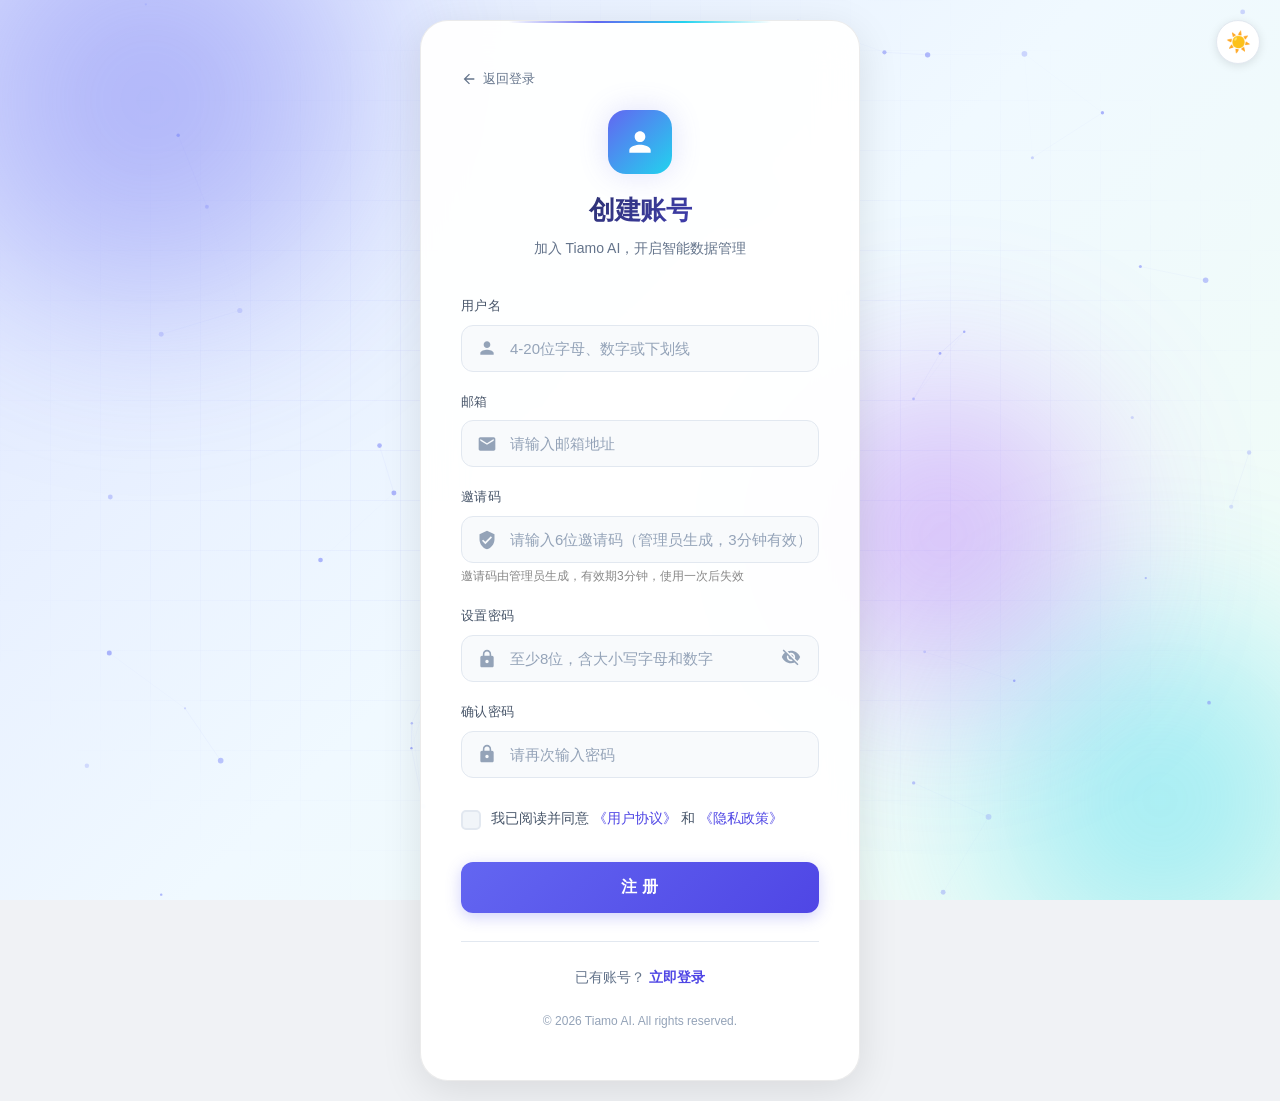
<file: tiamo-auth/register.html>
<!DOCTYPE html>
<html lang="zh-CN">
<head>
    <meta charset="UTF-8">
    <meta name="viewport" content="width=device-width, initial-scale=1.0, maximum-scale=1.0, user-scalable=no">
    <meta name="theme-color" content="#0a0a1a">
    <title>注册 - Tiamo AI 数据管理</title>
    <link rel="stylesheet" href="css/auth.css">
    <link rel="icon" href="data:image/svg+xml,<svg xmlns='http://www.w3.org/2000/svg' viewBox='0 0 100 100'><rect width='100' height='100' rx='20' fill='%236366f1'/><path d='M30 35 L50 25 L70 35 L70 65 L50 75 L30 65 Z' fill='none' stroke='white' stroke-width='4'/><circle cx='50' cy='50' r='8' fill='%2322d3ee'/></svg>">
</head>
<body>
    <!-- 主题切换按钮 -->
    <button class="theme-toggle" id="themeToggle" onclick="toggleTheme()" title="切换主题">🌙</button>
    <!-- 动态背景 -->
    <div class="ai-bg">
        <div class="grid"></div>
        <div class="orb orb-1"></div>
        <div class="orb orb-2"></div>
        <div class="orb orb-3"></div>
        <canvas id="particles"></canvas>
    </div>

    <div class="auth-container">
        <div class="auth-card">
            <!-- 返回登录 -->
            <a href="login.html" class="back-link">
                <svg viewBox="0 0 24 24"><path d="M20 11H7.83l5.59-5.59L12 4l-8 8 8 8 1.41-1.41L7.83 13H20v-2z"/></svg>
                返回登录
            </a>

            <!-- Logo -->
            <div class="auth-logo">
                <div class="logo-icon">
                    <svg viewBox="0 0 24 24">
                        <path d="M12 12c2.21 0 4-1.79 4-4s-1.79-4-4-4-4 1.79-4 4 1.79 4 4 4zm0 2c-2.67 0-8 1.34-8 4v2h16v-2c0-2.66-5.33-4-8-4z"/>
                    </svg>
                </div>
                <h1>创建账号</h1>
                <p>加入 Tiamo AI，开启智能数据管理</p>
            </div>

            <!-- 提示消息 -->
            <div class="alert" id="alert">
                <svg viewBox="0 0 24 24"><path d="M12 2C6.48 2 2 6.48 2 12s4.48 10 10 10 10-4.48 10-10S17.52 2 12 2zm1 15h-2v-2h2v2zm0-4h-2V7h2v6z"/></svg>
                <span class="alert-text"></span>
            </div>

            <!-- 注册表单 -->
            <form class="auth-form" id="registerForm" novalidate>
                <!-- 用户名 -->
                <div class="form-group">
                    <label class="form-label" for="username">用户名</label>
                    <div class="input-wrapper">
                        <span class="input-icon">
                            <svg viewBox="0 0 24 24"><path d="M12 12c2.21 0 4-1.79 4-4s-1.79-4-4-4-4 1.79-4 4 1.79 4 4 4zm0 2c-2.67 0-8 1.34-8 4v2h16v-2c0-2.66-5.33-4-8-4z"/></svg>
                        </span>
                        <input type="text" class="form-input" id="username" name="username"
                               placeholder="4-20位字母、数字或下划线"
                               data-required data-rules="required,username" autocomplete="username">
                    </div>
                    <div class="error-message">用户名需为4-20位字母、数字或下划线</div>
                </div>

                <!-- 邮箱 -->
                <div class="form-group">
                    <label class="form-label" for="email">邮箱</label>
                    <div class="input-wrapper">
                        <span class="input-icon">
                            <svg viewBox="0 0 24 24"><path d="M20 4H4c-1.1 0-1.99.9-1.99 2L2 18c0 1.1.9 2 2 2h16c1.1 0 2-.9 2-2V6c0-1.1-.9-2-2-2zm0 4l-8 5-8-5V6l8 5 8-5v2z"/></svg>
                        </span>
                        <input type="email" class="form-input" id="email" name="email"
                               placeholder="请输入邮箱地址"
                               data-required data-rules="required,email" autocomplete="email">
                    </div>
                    <div class="error-message">请输入有效的邮箱地址</div>
                </div>

                <!-- 邀请码 -->
                <div class="form-group">
                    <label class="form-label" for="inviteCode">邀请码</label>
                    <div class="input-wrapper">
                        <span class="input-icon">
                            <svg viewBox="0 0 24 24"><path d="M12 1L3 5v6c0 5.55 3.84 10.74 9 12 5.16-1.26 9-6.45 9-12V5l-9-4zm-2 16l-4-4 1.41-1.41L10 14.17l6.59-6.59L18 9l-8 8z"/></svg>
                        </span>
                        <input type="text" class="form-input" id="inviteCode" name="inviteCode"
                               placeholder="请输入6位邀请码（管理员生成，3分钟有效）" maxlength="6"
                               data-required autocomplete="off">
                    </div>
                    <div class="error-message">请输入邀请码</div>
                    <div class="form-hint" style="font-size:12px;color:#888;margin-top:4px;">邀请码由管理员生成，有效期3分钟，使用一次后失效</div>
                </div>

                <!-- 密码 -->
                <div class="form-group">
                    <label class="form-label" for="password">设置密码</label>
                    <div class="input-wrapper">
                        <span class="input-icon">
                            <svg viewBox="0 0 24 24"><path d="M18 8h-1V6c0-2.76-2.24-5-5-5S7 3.24 7 6v2H6c-1.1 0-2 .9-2 2v10c0 1.1.9 2 2 2h12c1.1 0 2-.9 2-2V10c0-1.1-.9-2-2-2zm-6 9c-1.1 0-2-.9-2-2s.9-2 2-2 2 .9 2 2-.9 2-2 2zm3.1-9H8.9V6c0-1.71 1.39-3.1 3.1-3.1 1.71 0 3.1 1.39 3.1 3.1v2z"/></svg>
                        </span>
                        <input type="password" class="form-input" id="password" name="password"
                               placeholder="至少8位，含大小写字母和数字"
                               data-required data-rules="required,strongPassword"
                               data-strength="#passwordStrength" autocomplete="new-password">
                        <button type="button" class="toggle-password" aria-label="显示密码">
                            <svg class="eye-open" viewBox="0 0 24 24" style="display:none"><path d="M12 4.5C7 4.5 2.73 7.61 1 12c1.73 4.39 6 7.5 11 7.5s9.27-3.11 11-7.5c-1.73-4.39-6-7.5-11-7.5zM12 17c-2.76 0-5-2.24-5-5s2.24-5 5-5 5 2.24 5 5-2.24 5-5 5zm0-8c-1.66 0-3 1.34-3 3s1.34 3 3 3 3-1.34 3-3-1.34-3-3-3z"/></svg>
                            <svg class="eye-closed" viewBox="0 0 24 24"><path d="M12 7c2.76 0 5 2.24 5 5 0 .65-.13 1.26-.36 1.83l2.92 2.92c1.51-1.26 2.7-2.89 3.43-4.75-1.73-4.39-6-7.5-11-7.5-1.4 0-2.74.25-3.98.7l2.16 2.16C10.74 7.13 11.35 7 12 7zM2 4.27l2.28 2.28.46.46C3.08 8.3 1.78 10.02 1 12c1.73 4.39 6 7.5 11 7.5 1.55 0 3.03-.3 4.38-.84l.42.42L19.73 22 21 20.73 3.27 3 2 4.27zM7.53 9.8l1.55 1.55c-.05.21-.08.43-.08.65 0 1.66 1.34 3 3 3 .22 0 .44-.03.65-.08l1.55 1.55c-.67.33-1.41.53-2.2.53-2.76 0-5-2.24-5-5 0-.79.2-1.53.53-2.2zm4.31-.78l3.15 3.15.02-.16c0-1.66-1.34-3-3-3l-.17.01z"/></svg>
                        </button>
                    </div>
                    <div class="error-message">密码需至少8位，包含大小写字母和数字</div>
                    <!-- 密码强度指示器 -->
                    <div class="password-strength" id="passwordStrength">
                        <div class="strength-bar">
                            <div class="strength-segment"></div>
                            <div class="strength-segment"></div>
                            <div class="strength-segment"></div>
                        </div>
                        <div class="strength-text">密码强度：弱</div>
                    </div>
                </div>

                <!-- 确认密码 -->
                <div class="form-group">
                    <label class="form-label" for="confirmPassword">确认密码</label>
                    <div class="input-wrapper">
                        <span class="input-icon">
                            <svg viewBox="0 0 24 24"><path d="M18 8h-1V6c0-2.76-2.24-5-5-5S7 3.24 7 6v2H6c-1.1 0-2 .9-2 2v10c0 1.1.9 2 2 2h12c1.1 0 2-.9 2-2V10c0-1.1-.9-2-2-2zm-6 9c-1.1 0-2-.9-2-2s.9-2 2-2 2 .9 2 2-.9 2-2 2zm3.1-9H8.9V6c0-1.71 1.39-3.1 3.1-3.1 1.71 0 3.1 1.39 3.1 3.1v2z"/></svg>
                        </span>
                        <input type="password" class="form-input" id="confirmPassword" name="confirmPassword"
                               placeholder="请再次输入密码"
                               data-required autocomplete="new-password">
                    </div>
                    <div class="error-message">两次输入的密码不一致</div>
                </div>

                <!-- 用户协议 -->
                <div class="form-group">
                    <div class="native-checkbox-wrapper native-checkbox-agree">
                        <input type="checkbox" id="agree" name="agree" data-required class="native-checkbox">
                        <label for="agree" class="native-checkbox-label">我已阅读并同意 <a href="#" onclick="event.preventDefault(); event.stopPropagation();">《用户协议》</a> 和 <a href="#" onclick="event.preventDefault(); event.stopPropagation();">《隐私政策》</a></label>
                    </div>
                    <div class="error-message" style="margin-top:4px">请先同意用户协议</div>
                </div>

                <!-- 提交按钮 -->
                <button type="submit" class="btn-submit">
                    <span class="btn-text">注 册</span>
                </button>
            </form>

            <!-- 底部链接 -->
            <div class="auth-footer">
                <p>已有账号？<a href="login.html">立即登录</a></p>
            </div>

            <div class="copyright">
                &copy; 2026 Tiamo AI. All rights reserved.
            </div>
        </div>
    </div>

    <script src="js/config.js"></script>
    <script src="js/auth.js"></script>
    <script>
        // 主题切换功能
        function toggleTheme() {
            var body = document.body;
            var isLight = body.classList.toggle('light-theme');
            var theme = isLight ? 'light' : 'dark';
            localStorage.setItem('tiamo_theme', theme);
            updateThemeButton(theme);
            var metaThemeColor = document.querySelector('meta[name="theme-color"]');
            if (metaThemeColor) {
                metaThemeColor.setAttribute('content', isLight ? '#f0f2f5' : '#0a0a1a');
            }
        }

        function updateThemeButton(theme) {
            var btn = document.getElementById('themeToggle');
            if (btn) {
                btn.textContent = theme === 'light' ? '☀️' : '🌙';
                btn.title = theme === 'light' ? '切换到深色模式' : '切换到浅色模式';
            }
        }

        // 初始化主题（默认白天模式）
        function initTheme() {
            var savedTheme = localStorage.getItem('tiamo_theme');
            // 默认使用白天模式，只有明确保存为dark时才使用深色模式
            var theme = savedTheme === 'dark' ? 'dark' : 'light';
            if (theme === 'light') {
                document.body.classList.add('light-theme');
            }
            updateThemeButton(theme);
            var metaThemeColor = document.querySelector('meta[name="theme-color"]');
            if (metaThemeColor) {
                metaThemeColor.setAttribute('content', theme === 'light' ? '#f0f2f5' : '#0a0a1a');
            }
        }

        var registerForm = document.getElementById('registerForm');
        var submitBtn = registerForm.querySelector('.btn-submit');

        // 协议checkbox使用label默认行为，无需JavaScript事件处理

        registerForm.addEventListener('submit', function (e) {
            e.preventDefault();

            var username = document.getElementById('username');
            var email = document.getElementById('email');
            var inviteCode = document.getElementById('inviteCode');
            var password = document.getElementById('password');
            var confirmPassword = document.getElementById('confirmPassword');
            var agree = document.getElementById('agree');

            var valid = true;
            if (!AuthUtils.validateField(username, ['required', 'username'])) valid = false;
            if (!AuthUtils.validateField(email, ['required', 'email'])) valid = false;
            if (inviteCode.value.trim().length !== 6) {
                AuthUtils.showError(inviteCode.closest('.form-group'), '请输入6位邀请码');
                valid = false;
            }
            if (!AuthUtils.validateField(password, ['required', 'strongPassword'])) valid = false;

            if (password.value !== confirmPassword.value) {
                AuthUtils.showError(confirmPassword.closest('.form-group'), '两次输入的密码不一致');
                valid = false;
            }

            if (!agree.checked) {
                AuthUtils.showError(agree.closest('.form-group'), '请先同意用户协议');
                valid = false;
            }

            if (!valid) {
                var firstError = registerForm.querySelector('.form-group.has-error .form-input');
                if (firstError) firstError.focus();
                return;
            }

            var originalText = submitBtn.querySelector('.btn-text').textContent;
            AuthUtils.setButtonLoading(submitBtn, true);

            // 调用真实注册接口
            Api.register({
                username: username.value.trim(),
                email: email.value.trim(),
                inviteCode: inviteCode.value.trim(),
                password: password.value,
                confirmPassword: confirmPassword.value
            }).then(function (res) {
                AuthUtils.setButtonLoading(submitBtn, false, originalText);

                if (res.code === 200) {
                    AuthUtils.showAlert('success', '注册成功！正在跳转到登录页...');
                    setTimeout(function () {
                        window.location.href = 'login.html';
                    }, 1500);
                } else {
                    AuthUtils.showAlert('error', res.msg || '注册失败，请稍后重试');
                }
            });
        });

        // 初始化主题
        window.addEventListener('DOMContentLoaded', function () {
            initTheme();
        });
    </script>
</body>
</html>
</file>
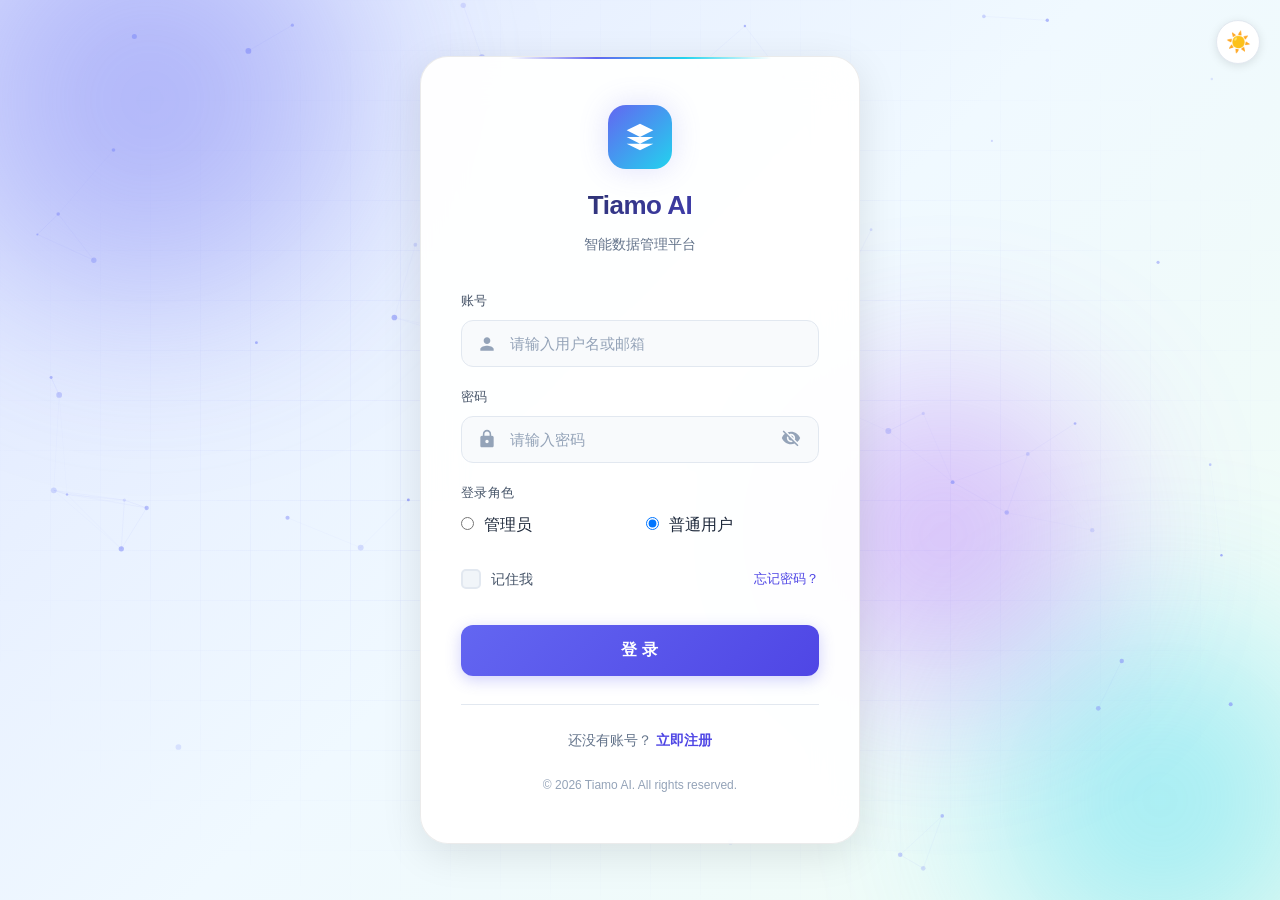
<file: tiamo-auth/run-log.html>
<!DOCTYPE html>
<html lang="zh-CN">
<head>
    <meta charset="UTF-8">
    <meta name="viewport" content="width=device-width, initial-scale=1.0, maximum-scale=1.0, user-scalable=no">
    <meta name="theme-color" content="#0a0a1a">
    <title>系统运行日志 - Tiamo AI 数据管理</title>
    <link rel="stylesheet" href="css/auth.css">
    <link rel="icon" href="data:image/svg+xml,<svg xmlns='http://www.w3.org/2000/svg' viewBox='0 0 24 24'><path fill='%236366f1' d='M12 2L2 7l10 5 10-5-10-5zM2 17l10 5 10-5M2 12l10 5 10-5'/></svg>">
    <style>
        :root {
            --bg-primary: #0a0a1a;
            --bg-card: rgba(255, 255, 255, 0.05);
            --bg-input: rgba(255, 255, 255, 0.06);
            --bg-input-focus: rgba(255, 255, 255, 0.1);
            --text-primary: #f1f5f9;
            --text-secondary: #94a3b8;
            --text-muted: #64748b;
            --border: rgba(255, 255, 255, 0.1);
            --primary: #6366f1;
            --primary-dark: #4f46e5;
            --success: #10b981;
            --error: #ef4444;
            --warning: #f59e0b;
            --info: #3b82f6;
            --radius-md: 10px;
            --radius-lg: 16px;
            --transition: all 0.3s ease;
        }
        body.light-theme {
            --bg-primary: #f0f2f5;
            --bg-card: #ffffff;
            --bg-input: #f1f5f9;
            --bg-input-focus: #ffffff;
            --text-primary: #1e293b;
            --text-secondary: #475569;
            --text-muted: #94a3b8;
            --border: #e2e8f0;
        }
        * { margin: 0; padding: 0; box-sizing: border-box; }
        body {
            font-family: -apple-system, BlinkMacSystemFont, 'Segoe UI', 'PingFang SC', 'Hiragino Sans GB', 'Microsoft YaHei', sans-serif;
            background: var(--bg-primary);
            color: var(--text-primary);
            min-height: 100vh;
            overflow-x: hidden;
        }
        .ai-bg { position: fixed; top: 0; left: 0; width: 100%; height: 100%; z-index: -1; overflow: hidden; }
        .ai-bg .grid {
            position: absolute; width: 100%; height: 100%;
            background-image: linear-gradient(rgba(99,102,241,0.03) 1px, transparent 1px),
                              linear-gradient(90deg, rgba(99,102,241,0.03) 1px, transparent 1px);
            background-size: 50px 50px;
        }
        .ai-bg .orb { position: absolute; border-radius: 50%; filter: blur(80px); opacity: 0.4; animation: float 20s ease-in-out infinite; }
        .ai-bg .orb-1 { width: 400px; height: 400px; background: #6366f1; top: -100px; left: -100px; }
        .ai-bg .orb-2 { width: 350px; height: 350px; background: #06b6d4; bottom: -100px; right: -100px; animation-delay: -7s; }
        .ai-bg .orb-3 { width: 300px; height: 300px; background: #8b5cf6; top: 50%; left: 50%; animation-delay: -14s; }
        @keyframes float { 0%, 100% { transform: translate(0, 0); } 50% { transform: translate(30px, -30px); } }
        .dashboard-container { max-width: 1400px; margin: 0 auto; padding: 24px; }
        .dashboard-header { display: flex; justify-content: space-between; align-items: center; margin-bottom: 24px; flex-wrap: wrap; gap: 12px; }
        .dashboard-header h1 { font-size: 28px; font-weight: 700; background: linear-gradient(135deg, #f1f5f9, #94a3b8); -webkit-background-clip: text; -webkit-text-fill-color: transparent; background-clip: text; }
        .header-actions { display: flex; gap: 10px; flex-wrap: wrap; }
        .btn-secondary {
            padding: 10px 18px; border-radius: var(--radius-md); border: 1px solid var(--border);
            background: var(--bg-card); color: var(--text-primary); cursor: pointer; font-size: 13px;
            transition: var(--transition); font-family: inherit;
        }
        .btn-secondary:hover { background: var(--bg-input); border-color: var(--primary); }
        .btn-primary {
            padding: 10px 18px; border-radius: var(--radius-md); border: none;
            background: linear-gradient(135deg, var(--primary), var(--primary-dark));
            color: white; cursor: pointer; font-size: 13px; font-weight: 500; transition: var(--transition); font-family: inherit;
        }
        .btn-primary:hover { transform: translateY(-1px); box-shadow: 0 4px 12px rgba(99,102,241,0.4); }
        .btn-primary.btn-sm { padding: 6px 12px; font-size: 12px; }
        .btn-danger { background: linear-gradient(135deg, #ef4444, #dc2626); }
        .btn-danger:hover { box-shadow: 0 4px 12px rgba(239,68,68,0.4); }
        .stats-grid { display: grid; grid-template-columns: repeat(auto-fit, minmax(200px, 1fr)); gap: 16px; margin-bottom: 24px; }
        .stat-card {
            background: var(--bg-card); border: 1px solid var(--border); border-radius: var(--radius-lg);
            padding: 20px; backdrop-filter: blur(10px); -webkit-backdrop-filter: blur(10px);
            transition: var(--transition);
        }
        .stat-card:hover { border-color: var(--primary); transform: translateY(-2px); }
        .stat-value { font-size: 32px; font-weight: 700; margin-bottom: 4px; }
        .stat-value.primary { color: var(--primary); }
        .stat-value.success { color: var(--success); }
        .stat-value.error { color: var(--error); }
        .stat-value.warning { color: var(--warning); }
        .stat-label { font-size: 13px; color: var(--text-secondary); }
        .data-card {
            background: var(--bg-card); border: 1px solid var(--border); border-radius: var(--radius-lg);
            padding: 24px; margin-bottom: 24px; backdrop-filter: blur(10px); -webkit-backdrop-filter: blur(10px);
        }
        .data-card-header { display: flex; justify-content: space-between; align-items: center; margin-bottom: 16px; flex-wrap: wrap; gap: 12px; }
        .data-card-header h2 { font-size: 18px; font-weight: 600; }
        .filter-bar { display: flex; gap: 10px; flex-wrap: wrap; margin-bottom: 16px; }
        .filter-bar select, .filter-bar input {
            padding: 8px 12px; border-radius: var(--radius-md); border: 1px solid var(--border);
            background: var(--bg-input); color: var(--text-primary); font-size: 13px; font-family: inherit;
        }
        .filter-bar select:focus, .filter-bar input:focus { outline: none; border-color: var(--primary); background: var(--bg-input-focus); }
        .table-wrapper { overflow-x: auto; -webkit-overflow-scrolling: touch; }
        .data-table { width: 100%; border-collapse: collapse; font-size: 13px; min-width: 1000px; }
        .data-table th {
            text-align: left; padding: 12px 10px; color: var(--text-secondary); font-weight: 500;
            border-bottom: 1px solid var(--border); font-size: 11px; text-transform: uppercase; letter-spacing: 0.5px; white-space: nowrap;
        }
        .data-table td { padding: 12px 10px; border-bottom: 1px solid var(--border); color: var(--text-primary); vertical-align: top; }
        .data-table tr:hover { background: var(--bg-input); }
        .data-table tr:last-child td { border-bottom: none; }
        .badge { display: inline-block; padding: 3px 10px; border-radius: 20px; font-size: 11px; font-weight: 600; }
        .badge-success { background: rgba(16,185,129,0.15); color: var(--success); }
        .badge-error { background: rgba(239,68,68,0.15); color: var(--error); }
        .badge-info { background: rgba(59,130,246,0.15); color: var(--info); }
        .badge-warning { background: rgba(245,158,11,0.15); color: var(--warning); }
        .pagination { display: flex; justify-content: space-between; align-items: center; margin-top: 16px; flex-wrap: wrap; gap: 12px; }
        .pagination-info { font-size: 13px; color: var(--text-secondary); }
        .pagination-buttons { display: flex; gap: 6px; }
        .pagination-buttons button {
            min-width: 36px; height: 36px; padding: 0 10px; border-radius: 8px; border: 1px solid var(--border);
            background: var(--bg-card); color: var(--text-primary); cursor: pointer; font-size: 12px; font-family: inherit;
        }
        .pagination-buttons button:hover { border-color: var(--primary); }
        .pagination-buttons button.active { background: var(--primary); border-color: var(--primary); color: white; }
        .pagination-buttons button:disabled { opacity: 0.5; cursor: not-allowed; }
        .empty-state { text-align: center; padding: 40px; color: var(--text-muted); }
        .loading-state { text-align: center; padding: 40px; color: var(--text-muted); }
        .loading-spinner { width: 30px; height: 30px; border: 3px solid var(--border); border-top-color: var(--primary); border-radius: 50%; animation: spin 1s linear infinite; margin: 0 auto 12px; }
        @keyframes spin { to { transform: rotate(360deg); } }
        .detail-modal {
            position: fixed; top: 0; left: 0; width: 100%; height: 100%; background: rgba(0,0,0,0.7);
            display: none; align-items: center; justify-content: center; z-index: 1000; backdrop-filter: blur(4px);
        }
        .detail-modal.active { display: flex; }
        .detail-modal-content {
            background: var(--bg-card); border: 1px solid var(--border); border-radius: var(--radius-lg);
            padding: 24px; max-width: 800px; width: 90%; max-height: 80vh; overflow-y: auto;
        }
        .detail-modal-header { display: flex; justify-content: space-between; align-items: center; margin-bottom: 16px; }
        .detail-modal-header h3 { font-size: 18px; }
        .detail-close { background: none; border: none; color: var(--text-secondary); font-size: 24px; cursor: pointer; }
        .detail-row { margin-bottom: 12px; }
        .detail-label { font-size: 12px; color: var(--text-muted); margin-bottom: 4px; text-transform: uppercase; letter-spacing: 0.5px; }
        .detail-value { font-size: 13px; color: var(--text-primary); word-break: break-all; background: var(--bg-input); padding: 8px 12px; border-radius: 8px; max-height: 200px; overflow-y: auto; font-family: monospace; }
        @media (max-width: 768px) {
            .dashboard-container { padding: 12px; }
            .dashboard-header h1 { font-size: 22px; }
            .stats-grid { grid-template-columns: repeat(2, 1fr); gap: 10px; }
            .stat-card { padding: 14px; }
            .stat-value { font-size: 24px; }
            .data-card { padding: 16px; }
            .data-table { min-width: 0 !important; }
            .data-table thead { display: none; }
            .data-table, .data-table tbody, .data-table tr, .data-table td { display: block; width: 100% !important; box-sizing: border-box; }
            .data-table tr { margin-bottom: 12px; border: 1px solid var(--border); border-radius: 10px; padding: 10px; background: var(--bg-card); }
            .data-table td { border: none; padding: 6px 0; font-size: 13px; display: flex; justify-content: space-between; align-items: flex-start; gap: 12px; max-width: 100% !important; white-space: normal !important; word-break: break-word; overflow: visible !important; text-overflow: clip !important; }
            .data-table td::before { content: attr(data-label); font-weight: 500; color: var(--text-muted); font-size: 11px; text-transform: uppercase; letter-spacing: 0.3px; min-width: 55px; flex-shrink: 0; padding-top: 2px; }
        }

        /* 服务器状态监控仪表盘 */
        .server-status-grid {
            display: grid;
            grid-template-columns: repeat(auto-fit, minmax(200px, 1fr));
            gap: 20px;
            margin-bottom: 20px;
        }
        .gauge-card {
            text-align: center;
            padding: 20px;
            background: var(--bg-card);
            border-radius: 12px;
            border: 1px solid var(--border);
        }
        .gauge-container {
            position: relative;
            width: 120px;
            height: 120px;
            margin: 0 auto 12px;
        }
        .gauge-svg {
            transform: rotate(-90deg);
            width: 100%;
            height: 100%;
        }
        .gauge-bg {
            fill: none;
            stroke: var(--border);
            stroke-width: 10;
        }
        .gauge-fill {
            fill: none;
            stroke-width: 10;
            stroke-linecap: round;
            transition: stroke-dashoffset 0.5s ease;
        }
        .gauge-text {
            position: absolute;
            top: 50%;
            left: 50%;
            transform: translate(-50%, -50%);
            font-size: 22px;
            font-weight: 700;
            color: var(--text-primary);
        }
        .gauge-label {
            font-size: 14px;
            color: var(--text-secondary);
            margin-bottom: 4px;
        }
        .gauge-detail {
            font-size: 12px;
            color: var(--text-muted);
        }
        .server-info-grid {
            display: grid;
            grid-template-columns: repeat(auto-fit, minmax(250px, 1fr));
            gap: 15px;
        }
        .server-info-item {
            display: flex;
            justify-content: space-between;
            padding: 12px 16px;
            background: var(--bg-card);
            border-radius: 8px;
            border: 1px solid var(--border);
        }
        .server-info-label {
            color: var(--text-secondary);
            font-size: 13px;
        }
        .server-info-value {
            color: var(--text-primary);
            font-size: 13px;
            font-weight: 500;
        }
    </style>
</head>
<body>
    <div class="ai-bg">
        <div class="grid"></div>
        <div class="orb orb-1"></div>
        <div class="orb orb-2"></div>
        <div class="orb orb-3"></div>
    </div>

    <div class="dashboard-container">
        <div class="dashboard-header">
            <h1>系统运行日志</h1>
            <div class="header-actions">
                <button class="btn-secondary" onclick="toggleTheme()" title="切换主题">🌙</button>
                <button class="btn-secondary" id="autoRefreshBtn" onclick="toggleAutoRefresh()" title="自动刷新">🔄 自动刷新:关</button>
                <button class="btn-secondary" id="refreshStatsBtn" onclick="loadStats()">刷新统计</button>
                <button class="btn-secondary" id="refreshLogsBtn" onclick="loadRunLogs()">刷新日志</button>
                <button class="btn-secondary" onclick="window.location.href='dashboard.html'">返回控制台</button>
            </div>
        </div>
        <div style="text-align:right;font-size:12px;color:var(--text-muted);margin-bottom:10px;" id="lastRefreshTime">最后刷新: --</div>

        <!-- 统计卡片 -->
        <div class="stats-grid">
            <div class="stat-card">
                <div class="stat-value primary" id="statTotal">--</div>
                <div class="stat-label">总调用量</div>
            </div>
            <div class="stat-card">
                <div class="stat-value info" id="statToday">--</div>
                <div class="stat-label">今日调用量</div>
            </div>
            <div class="stat-card">
                <div class="stat-value error" id="statError">--</div>
                <div class="stat-label">异常总数</div>
            </div>
            <div class="stat-card">
                <div class="stat-value warning" id="statTodayError">--</div>
                <div class="stat-label">今日异常数</div>
            </div>
        </div>

        <!-- 系统运行状态 -->
        <div class="data-card">
            <div class="data-card-header">
                <h2>系统运行状态</h2>
            </div>
            <div id="systemStatus">
                <div class="loading-state"><div class="loading-spinner"></div>加载中...</div>
            </div>
        </div>

        <!-- 服务器状态监控 -->
        <div class="data-card">
            <div class="data-card-header">
                <h2>服务器状态监控</h2>
                <div style="display:flex;gap:8px;align-items:center;">
                    <button class="btn-secondary btn-sm" id="serverAutoRefreshBtn" onclick="toggleServerAutoRefresh()">实时刷新:关</button>
                    <button class="btn-secondary btn-sm" onclick="loadServerStatus()">刷新</button>
                </div>
            </div>
            <div id="serverStatus">
                <div class="loading-state"><div class="loading-spinner"></div>加载中...</div>
            </div>
        </div>

        <!-- 运行日志列表 -->
        <div class="data-card">
            <div class="data-card-header">
                <h2>运行日志列表</h2>
                <div style="display:flex;gap:8px;">
                    <button class="btn-primary btn-sm" onclick="cleanTodayLogs()">清空当天日志</button>
                    <button class="btn-primary btn-sm btn-danger" onclick="showCleanModal()">清理旧日志</button>
                </div>
            </div>
            <div class="filter-bar">
                <select id="filterLevel" onchange="loadRunLogs()">
                    <option value="">全部层级</option>
                    <option value="CONTROLLER">Controller</option>
                    <option value="SERVICE">Service</option>
                </select>
                <select id="filterStatus" onchange="loadRunLogs()">
                    <option value="">全部状态</option>
                    <option value="SUCCESS">成功</option>
                    <option value="FAIL">失败</option>
                </select>
                <input type="text" id="filterKeyword" placeholder="搜索类名/方法名/操作人/异常..." style="flex:1;min-width:200px;" onkeyup="if(event.key==='Enter')loadRunLogs()">
                <button class="btn-primary btn-sm" onclick="loadRunLogs()">搜索</button>
            </div>
            <div class="table-wrapper">
                <div id="runLogList">
                    <div class="loading-state"><div class="loading-spinner"></div>加载中...</div>
                </div>
            </div>
            <div class="pagination">
                <div style="display:flex;align-items:center;gap:12px;flex-wrap:wrap;">
                    <div class="pagination-info" id="paginationInfo">--</div>
                    <div style="display:flex;align-items:center;gap:6px;">
                        <span style="font-size:13px;color:var(--text-secondary);">每页</span>
                        <select id="pageSizeSelect" onchange="changePageSize()" style="padding:4px 8px;border:1px solid var(--border);border-radius:4px;background:var(--bg-input);color:var(--text-primary);font-size:13px;">
                            <option value="10">10</option>
                            <option value="20" selected>20</option>
                            <option value="50">50</option>
                            <option value="100">100</option>
                        </select>
                        <span style="font-size:13px;color:var(--text-secondary);">条</span>
                    </div>
                </div>
                <div class="pagination-buttons" id="paginationButtons"></div>
            </div>
        </div>
    </div>

    <!-- 详情弹窗 -->
    <div class="detail-modal" id="detailModal">
        <div class="detail-modal-content">
            <div class="detail-modal-header">
                <h3>运行日志详情</h3>
                <button class="detail-close" onclick="closeDetail()">&times;</button>
            </div>
            <div id="detailContent"></div>
        </div>
    </div>

    <!-- 清理天数选择弹窗 -->
    <div class="detail-modal" id="cleanModal">
        <div class="detail-modal-content" style="max-width:400px;">
            <div class="detail-modal-header">
                <h3>清理运行日志</h3>
                <button class="detail-close" onclick="closeCleanModal()">&times;</button>
            </div>
            <div style="padding:20px;">
                <p style="color:var(--text-secondary);font-size:14px;margin-bottom:16px;">选择要清理多少天之前的运行日志，此操作不可恢复！</p>
                <div style="display:flex;gap:8px;flex-wrap:wrap;margin-bottom:16px;">
                    <button class="btn-secondary" onclick="setCleanDays(7)" style="flex:1;min-width:80px;">7天前</button>
                    <button class="btn-secondary" onclick="setCleanDays(15)" style="flex:1;min-width:80px;">15天前</button>
                    <button class="btn-secondary" onclick="setCleanDays(30)" style="flex:1;min-width:80px;">30天前</button>
                    <button class="btn-secondary" onclick="setCleanDays(90)" style="flex:1;min-width:80px;">90天前</button>
                </div>
                <div style="margin-bottom:16px;">
                    <label style="display:block;color:var(--text-secondary);font-size:13px;margin-bottom:6px;">自定义天数</label>
                    <input type="number" id="cleanDaysInput" value="30" min="1" style="width:100%;padding:10px 14px;border:1px solid var(--border);border-radius:8px;background:var(--bg-input);color:var(--text-primary);font-size:14px;font-family:inherit;box-sizing:border-box;" oninput="updateCleanDaysPreview()">
                </div>
                <p id="cleanPreview" style="color:var(--warning);font-size:13px;margin-bottom:20px;">将清理 30 天之前的所有运行日志</p>
                <div style="display:flex;gap:10px;">
                    <button class="btn-secondary" onclick="closeCleanModal()" style="flex:1;">取消</button>
                    <button class="btn-primary" onclick="confirmClean()" style="flex:1;background:linear-gradient(135deg,#ef4444,#dc2626);">确认清理</button>
                </div>
            </div>
        </div>
    </div>

    <script src="js/config.js"></script>
    <script src="js/auth.js"></script>
    <script>
        var currentPage = 1;
        var pageSize = 20;
        var totalPages = 1;

        // 主题切换
        function toggleTheme() {
            var body = document.body;
            var isLight = body.classList.toggle('light-theme');
            localStorage.setItem('tiamo_theme', isLight ? 'light' : 'dark');
            var meta = document.querySelector('meta[name="theme-color"]');
            if (meta) meta.setAttribute('content', isLight ? '#f0f2f5' : '#0a0a1a');
        }
        // 初始化主题（默认白天模式）
        function initTheme() {
            var savedTheme = localStorage.getItem('tiamo_theme');
            var theme = savedTheme === 'dark' ? 'dark' : 'light';
            if (theme === 'light') {
                document.body.classList.add('light-theme');
                var meta = document.querySelector('meta[name="theme-color"]');
                if (meta) meta.setAttribute('content', '#f0f2f5');
            }
        }

        // 加载统计数据
        function loadStats() {
            var btn = document.getElementById('refreshStatsBtn');
            if (btn) { btn.textContent = '刷新中...'; btn.disabled = true; }
            fetch(APP_CONFIG.API_BASE + '/api/run-log/stats', {
                headers: { 'Authorization': 'Bearer ' + Auth.getToken() }
            })
            .then(function(res) { return res.json(); })
            .then(function(data) {
                if (data.code === 200 && data.data) {
                    var d = data.data;
                    document.getElementById('statTotal').textContent = d.totalCount || 0;
                    document.getElementById('statToday').textContent = d.todayCount || 0;
                    document.getElementById('statError').textContent = d.errorCount || 0;
                    document.getElementById('statTodayError').textContent = d.todayErrorCount || 0;
                    renderSystemStatus(d);
                    updateLastRefreshTime();
                } else {
                    AuthUtils.showAlert('error', data.msg || '加载统计失败');
                }
            })
            .catch(function() { AuthUtils.showAlert('error', '网络请求失败'); })
            .finally(function() {
                if (btn) { btn.textContent = '刷新统计'; btn.disabled = false; }
            });
        }

        // 服务器状态实时刷新
        var serverAutoRefreshEnabled = false;
        var serverAutoRefreshTimer = null;

        function toggleServerAutoRefresh() {
            serverAutoRefreshEnabled = !serverAutoRefreshEnabled;
            localStorage.setItem('tiamo_server_autorefresh', serverAutoRefreshEnabled ? '1' : '0');
            applyServerAutoRefreshState();
            if (serverAutoRefreshEnabled) {
                AuthUtils.showAlert('success', '已开启服务器状态实时刷新，每0.9秒刷新一次');
            } else {
                AuthUtils.showAlert('info', '已关闭服务器状态实时刷新');
            }
        }

        function applyServerAutoRefreshState() {
            var btn = document.getElementById('serverAutoRefreshBtn');
            if (serverAutoRefreshEnabled) {
                btn.textContent = '实时刷新:开';
                btn.style.background = 'var(--primary)';
                btn.style.color = '#fff';
                if (!serverAutoRefreshTimer) {
                    serverAutoRefreshTimer = setInterval(function() {
                        loadServerStatus();
                    }, 900);
                }
            } else {
                btn.textContent = '实时刷新:关';
                btn.style.background = '';
                btn.style.color = '';
                if (serverAutoRefreshTimer) {
                    clearInterval(serverAutoRefreshTimer);
                    serverAutoRefreshTimer = null;
                }
            }
        }

        // 加载服务器状态
        function loadServerStatus() {
            fetch(APP_CONFIG.API_BASE + '/api/server-status', {
                headers: { 'Authorization': 'Bearer ' + Auth.getToken() }
            })
            .then(function(res) { return res.json(); })
            .then(function(data) {
                if (data.code === 200 && data.data) {
                    renderServerStatus(data.data);
                } else {
                    document.getElementById('serverStatus').innerHTML = '<div class="empty-state">加载服务器状态失败</div>';
                }
            })
            .catch(function() {
                document.getElementById('serverStatus').innerHTML = '<div class="empty-state">网络请求失败</div>';
            });
        }

        // 渲染服务器状态仪表盘
        function renderServerStatus(d) {
            var html = '';

            // 仪表盘区域
            html += '<div class="server-status-grid">';

            // CPU使用率
            var cpuUsage = d.cpu ? d.cpu.systemCpuLoad : 0;
            html += createGauge('CPU使用率', cpuUsage, cpuUsage + '%', d.cpu ? d.cpu.cores + '核' : '', getGaugeColor(cpuUsage));

            // 系统内存
            var memUsage = d.memory ? d.memory.usagePercent : 0;
            html += createGauge('系统内存', memUsage, memUsage + '%', d.memory ? d.memory.used + ' / ' + d.memory.total : '', getGaugeColor(memUsage));

            // JVM内存
            var jvmUsage = d.jvm ? d.jvm.usagePercent : 0;
            html += createGauge('JVM内存', jvmUsage, jvmUsage + '%', d.jvm ? d.jvm.used + ' / ' + d.jvm.max : '', getGaugeColor(jvmUsage));

            // 磁盘占用
            var diskUsage = d.disk ? d.disk.usagePercent : 0;
            html += createGauge('磁盘占用', diskUsage, diskUsage + '%', d.disk ? d.disk.used + ' / ' + d.disk.total : '', getGaugeColor(diskUsage));

            html += '</div>';

            // 详细信息区域
            html += '<div class="server-info-grid">';

            // 线程信息
            if (d.threads) {
                html += '<div class="server-info-item"><span class="server-info-label">当前线程数</span><span class="server-info-value">' + d.threads.current + '</span></div>';
                html += '<div class="server-info-item"><span class="server-info-label">峰值线程数</span><span class="server-info-value">' + d.threads.peak + '</span></div>';
                html += '<div class="server-info-item"><span class="server-info-label">守护线程数</span><span class="server-info-value">' + d.threads.daemon + '</span></div>';
            }

            // 运行时长
            if (d.runtime) {
                html += '<div class="server-info-item"><span class="server-info-label">运行时长</span><span class="server-info-value">' + d.runtime.uptimeFormatted + '</span></div>';
                html += '<div class="server-info-item"><span class="server-info-label">JVM名称</span><span class="server-info-value">' + d.runtime.vmName + '</span></div>';
            }

            // 系统信息
            if (d.system) {
                html += '<div class="server-info-item"><span class="server-info-label">操作系统</span><span class="server-info-value">' + d.system.osName + ' ' + d.system.osVersion + '</span></div>';
                html += '<div class="server-info-item"><span class="server-info-label">Java版本</span><span class="server-info-value">' + d.system.javaVersion + '</span></div>';
            }

            // 进程CPU
            if (d.cpu) {
                html += '<div class="server-info-item"><span class="server-info-label">进程CPU使用率</span><span class="server-info-value">' + d.cpu.processCpuLoad + '%</span></div>';
            }

            html += '</div>';

            document.getElementById('serverStatus').innerHTML = html;
        }

        // 创建仪表盘
        function createGauge(label, percent, centerText, detail, color) {
            var radius = 50;
            var circumference = 2 * Math.PI * radius;
            var offset = circumference - (percent / 100) * circumference;

            return '<div class="gauge-card">' +
                '<div class="gauge-label">' + label + '</div>' +
                '<div class="gauge-container">' +
                    '<svg class="gauge-svg" viewBox="0 0 120 120">' +
                        '<circle class="gauge-bg" cx="60" cy="60" r="' + radius + '"></circle>' +
                        '<circle class="gauge-fill" cx="60" cy="60" r="' + radius + '" stroke="' + color + '" stroke-dasharray="' + circumference + '" stroke-dashoffset="' + offset + '"></circle>' +
                    '</svg>' +
                    '<div class="gauge-text">' + centerText + '</div>' +
                '</div>' +
                '<div class="gauge-detail">' + detail + '</div>' +
            '</div>';
        }

        // 根据百分比获取颜色
        function getGaugeColor(percent) {
            if (percent < 50) return '#10b981'; // 绿色
            if (percent < 75) return '#f59e0b'; // 黄色
            return '#ef4444'; // 红色
        }

        // 渲染系统运行状态
        function renderSystemStatus(d) {
            var html = '<div style="display:grid;grid-template-columns:repeat(auto-fit,minmax(300px,1fr));gap:20px;">';

            // 各层级调用统计
            html += '<div><h4 style="font-size:14px;margin-bottom:10px;color:var(--text-secondary);">各层级调用统计（近24小时）</h4>';
            if (d.levelStats && d.levelStats.length > 0) {
                d.levelStats.forEach(function(item) {
                    var avgCost = item.avg_cost ? Math.round(item.avg_cost) : 0;
                    var maxCost = item.max_cost || 0;
                    html += '<div style="display:flex;justify-content:space-between;padding:8px 0;border-bottom:1px solid var(--border);">';
                    html += '<span style="font-size:13px;">' + item.level + '</span>';
                    html += '<span style="font-size:13px;color:var(--text-secondary);">' + item.count + '次 / 平均' + avgCost + 'ms / 最大' + maxCost + 'ms</span>';
                    html += '</div>';
                });
            } else {
                html += '<div style="color:var(--text-muted);font-size:13px;">暂无数据</div>';
            }
            html += '</div>';

            // 耗时最长的方法TOP5
            html += '<div><h4 style="font-size:14px;margin-bottom:10px;color:var(--text-secondary);">耗时最长方法TOP5（近24小时）</h4>';
            if (d.topSlowMethods && d.topSlowMethods.length > 0) {
                d.topSlowMethods.slice(0, 5).forEach(function(item, index) {
                    var avgCost = item.avg_cost ? Math.round(item.avg_cost) : 0;
                    html += '<div style="display:flex;justify-content:space-between;padding:8px 0;border-bottom:1px solid var(--border);">';
                    html += '<span style="font-size:12px;flex:1;overflow:hidden;text-overflow:ellipsis;white-space:nowrap;" title="' + item.full_method + '">' + (index+1) + '. ' + item.full_method + '</span>';
                    html += '<span style="font-size:12px;color:var(--warning);margin-left:10px;">平均' + avgCost + 'ms</span>';
                    html += '</div>';
                });
            } else {
                html += '<div style="color:var(--text-muted);font-size:13px;">暂无数据</div>';
            }
            html += '</div>';

            // 异常最多的方法TOP5
            html += '<div><h4 style="font-size:14px;margin-bottom:10px;color:var(--text-secondary);">异常最多方法TOP5（近7天）</h4>';
            if (d.topErrorMethods && d.topErrorMethods.length > 0) {
                d.topErrorMethods.slice(0, 5).forEach(function(item, index) {
                    html += '<div style="display:flex;justify-content:space-between;padding:8px 0;border-bottom:1px solid var(--border);">';
                    html += '<span style="font-size:12px;flex:1;overflow:hidden;text-overflow:ellipsis;white-space:nowrap;" title="' + item.full_method + '">' + (index+1) + '. ' + item.full_method + '</span>';
                    html += '<span style="font-size:12px;color:var(--error);margin-left:10px;">' + item.error_count + '次</span>';
                    html += '</div>';
                });
            } else {
                html += '<div style="color:var(--text-muted);font-size:13px;">暂无异常</div>';
            }
            html += '</div>';

            html += '</div>';
            document.getElementById('systemStatus').innerHTML = html;
        }

        // 加载运行日志列表
        function loadRunLogs() {
            var btn = document.getElementById('refreshLogsBtn');
            if (btn) { btn.textContent = '刷新中...'; btn.disabled = true; }
            var level = document.getElementById('filterLevel').value;
            var status = document.getElementById('filterStatus').value;
            var keyword = document.getElementById('filterKeyword').value.trim();

            var params = new URLSearchParams({
                page: currentPage,
                size: pageSize
            });
            if (level) params.append('level', level);
            if (status) params.append('status', status);
            if (keyword) params.append('keyword', keyword);

            document.getElementById('runLogList').innerHTML = '<div class="loading-state"><div class="loading-spinner"></div>加载中...</div>';

            fetch(APP_CONFIG.API_BASE + '/api/run-log/list?' + params.toString(), {
                headers: { 'Authorization': 'Bearer ' + Auth.getToken() }
            })
            .then(function(res) { return res.json(); })
            .then(function(data) {
                if (data.code === 200 && data.data) {
                    renderRunLogs(data.data.records || []);
                    renderPagination(data.data);
                    updateLastRefreshTime();
                } else if (data.code === 403) {
                    document.getElementById('runLogList').innerHTML = '<div class="empty-state" style="color:var(--error);">无权限访问，仅管理员可查看</div>';
                } else {
                    document.getElementById('runLogList').innerHTML = '<div class="empty-state">' + (data.msg || '加载失败') + '</div>';
                }
            })
            .catch(function() {
                document.getElementById('runLogList').innerHTML = '<div class="empty-state">网络请求失败</div>';
            })
            .finally(function() {
                if (btn) { btn.textContent = '刷新日志'; btn.disabled = false; }
            });
        }

        // 渲染运行日志列表
        function renderRunLogs(logs) {
            if (!logs || logs.length === 0) {
                document.getElementById('runLogList').innerHTML = '<div class="empty-state">暂无运行日志</div>';
                return;
            }
            var html = '<table class="data-table"><thead><tr>' +
                '<th>ID</th><th>时间</th><th>层级</th><th>类名</th><th>方法名</th>' +
                '<th>耗时</th><th>状态</th><th>操作人</th><th>操作</th>' +
                '</tr></thead><tbody>';
            logs.forEach(function(log) {
                var time = log.createTime ? log.createTime.replace('T', ' ') : '-';
                var levelBadge = log.level === 'CONTROLLER'
                    ? '<span class="badge badge-info">Controller</span>'
                    : '<span class="badge badge-warning">Service</span>';
                var statusBadge = log.status === 'SUCCESS'
                    ? '<span class="badge badge-success">成功</span>'
                    : '<span class="badge badge-error">失败</span>';
                var costColor = log.costTime > 1000 ? 'var(--error)' : (log.costTime > 500 ? 'var(--warning)' : 'var(--text-primary)');
                html += '<tr>' +
                    '<td data-label="ID">' + log.id + '</td>' +
                    '<td data-label="时间" style="white-space:nowrap;font-size:12px;color:var(--text-muted);">' + time + '</td>' +
                    '<td data-label="层级">' + levelBadge + '</td>' +
                    '<td data-label="类名" style="font-size:12px;max-width:200px;overflow:hidden;text-overflow:ellipsis;white-space:nowrap;" title="' + (log.className || '') + '">' + (log.className || '-') + '</td>' +
                    '<td data-label="方法名" style="font-size:12px;">' + (log.methodName || '-') + '</td>' +
                    '<td data-label="耗时" style="color:' + costColor + ';font-weight:600;">' + (log.costTime != null ? log.costTime + 'ms' : '-') + '</td>' +
                    '<td data-label="状态">' + statusBadge + '</td>' +
                    '<td data-label="操作人">' + (log.username || '匿名') + '</td>' +
                    '<td data-label="操作"><button class="btn-primary btn-sm" onclick="showDetail(' + log.id + ')">详情</button></td>' +
                    '</tr>';
            });
            html += '</tbody></table>';
            document.getElementById('runLogList').innerHTML = html;
        }

        // 渲染分页
        function renderPagination(pageData) {
            totalPages = pageData.pages || 1;
            var total = pageData.total || 0;
            document.getElementById('paginationInfo').textContent = '共 ' + total + ' 条，第 ' + currentPage + '/' + totalPages + ' 页';

            var html = '';
            html += '<button onclick="goToPage(1)" ' + (currentPage === 1 ? 'disabled' : '') + '>首页</button>';
            html += '<button onclick="goToPage(' + (currentPage - 1) + ')" ' + (currentPage === 1 ? 'disabled' : '') + '>上一页</button>';

            var start = Math.max(1, currentPage - 2);
            var end = Math.min(totalPages, currentPage + 2);
            for (var i = start; i <= end; i++) {
                html += '<button onclick="goToPage(' + i + ')" class="' + (i === currentPage ? 'active' : '') + '">' + i + '</button>';
            }

            html += '<button onclick="goToPage(' + (currentPage + 1) + ')" ' + (currentPage === totalPages ? 'disabled' : '') + '>下一页</button>';
            html += '<button onclick="goToPage(' + totalPages + ')" ' + (currentPage === totalPages ? 'disabled' : '') + '>末页</button>';

            document.getElementById('paginationButtons').innerHTML = html;
        }

        function goToPage(page) {
            if (page < 1 || page > totalPages) return;
            currentPage = page;
            loadRunLogs();
        }

        // 显示详情
        function showDetail(id) {
            fetch(APP_CONFIG.API_BASE + '/api/run-log/' + id, {
                headers: { 'Authorization': 'Bearer ' + Auth.getToken() }
            })
            .then(function(res) { return res.json(); })
            .then(function(data) {
                if (data.code === 200 && data.data) {
                    var log = data.data;
                    var html = '';
                    html += '<div class="detail-row"><div class="detail-label">ID</div><div class="detail-value">' + log.id + '</div></div>';
                    html += '<div class="detail-row"><div class="detail-label">时间</div><div class="detail-value">' + (log.createTime || '-') + '</div></div>';
                    html += '<div class="detail-row"><div class="detail-label">层级</div><div class="detail-value">' + (log.level || '-') + '</div></div>';
                    html += '<div class="detail-row"><div class="detail-label">类名</div><div class="detail-value">' + (log.className || '-') + '</div></div>';
                    html += '<div class="detail-row"><div class="detail-label">方法名</div><div class="detail-value">' + (log.methodName || '-') + '</div></div>';
                    html += '<div class="detail-row"><div class="detail-label">全限定名</div><div class="detail-value">' + (log.fullMethod || '-') + '</div></div>';
                    html += '<div class="detail-row"><div class="detail-label">耗时</div><div class="detail-value">' + (log.costTime != null ? log.costTime + 'ms' : '-') + '</div></div>';
                    html += '<div class="detail-row"><div class="detail-label">状态</div><div class="detail-value">' + (log.status || '-') + '</div></div>';
                    html += '<div class="detail-row"><div class="detail-label">操作人</div><div class="detail-value">' + (log.username || '匿名') + ' (ID: ' + (log.userId || '-') + ')</div></div>';
                    html += '<div class="detail-row"><div class="detail-label">IP</div><div class="detail-value">' + (log.ip || '-') + '</div></div>';
                    html += '<div class="detail-row"><div class="detail-label">URL</div><div class="detail-value">' + (log.url || '-') + '</div></div>';
                    html += '<div class="detail-row"><div class="detail-label">入参</div><div class="detail-value">' + (log.params || '-') + '</div></div>';
                    html += '<div class="detail-row"><div class="detail-label">返回值</div><div class="detail-value">' + (log.result || '-') + '</div></div>';
                    if (log.exception) {
                        html += '<div class="detail-row"><div class="detail-label">异常信息</div><div class="detail-value" style="color:var(--error);">' + log.exception + '</div></div>';
                    }
                    if (log.exceptionStack) {
                        html += '<div class="detail-row"><div class="detail-label">异常堆栈</div><div class="detail-value" style="color:var(--error);max-height:300px;">' + log.exceptionStack + '</div></div>';
                    }
                    document.getElementById('detailContent').innerHTML = html;
                    document.getElementById('detailModal').classList.add('active');
                } else {
                    AuthUtils.showAlert('error', data.msg || '加载详情失败');
                }
            })
            .catch(function() { AuthUtils.showAlert('error', '网络请求失败'); });
        }

        function closeDetail() {
            document.getElementById('detailModal').classList.remove('active');
        }

        // 清理旧日志 - 显示天数选择弹窗
        function showCleanModal() {
            document.getElementById('cleanDaysInput').value = 30;
            updateCleanDaysPreview();
            document.getElementById('cleanModal').classList.add('active');
        }
        function closeCleanModal() {
            document.getElementById('cleanModal').classList.remove('active');
        }
        function setCleanDays(days) {
            document.getElementById('cleanDaysInput').value = days;
            updateCleanDaysPreview();
        }
        function updateCleanDaysPreview() {
            var days = parseInt(document.getElementById('cleanDaysInput').value) || 30;
            if (days < 1) days = 1;
            document.getElementById('cleanPreview').textContent = '将清理 ' + days + ' 天之前的所有运行日志';
        }
        function confirmClean() {
            var days = parseInt(document.getElementById('cleanDaysInput').value) || 30;
            if (days < 1) days = 1;
            closeCleanModal();
            fetch(APP_CONFIG.API_BASE + '/api/run-log/clean?days=' + days, {
                method: 'DELETE',
                headers: { 'Authorization': 'Bearer ' + Auth.getToken() }
            })
            .then(function(res) { return res.json(); })
            .then(function(data) {
                if (data.code === 200) {
                    AuthUtils.showAlert('success', data.msg || '清理成功');
                    loadRunLogs();
                    loadStats();
                } else {
                    AuthUtils.showAlert('error', data.msg || '清理失败');
                }
            })
            .catch(function() { AuthUtils.showAlert('error', '网络请求失败'); });
        }

        // 清空当天日志
        function cleanTodayLogs() {
            if (!confirm('确定要清空今天的所有运行日志吗？此操作不可恢复！')) {
                return;
            }
            fetch(APP_CONFIG.API_BASE + '/api/run-log/clean-today', {
                method: 'DELETE',
                headers: { 'Authorization': 'Bearer ' + Auth.getToken() }
            })
            .then(function(res) { return res.json(); })
            .then(function(data) {
                if (data.code === 200) {
                    AuthUtils.showAlert('success', data.msg || '清空成功');
                    loadRunLogs();
                    loadStats();
                } else {
                    AuthUtils.showAlert('error', data.msg || '清空失败');
                }
            })
            .catch(function() { AuthUtils.showAlert('error', '网络请求失败'); });
        }

        // 改变每页条数
        function changePageSize() {
            pageSize = parseInt(document.getElementById('pageSizeSelect').value) || 20;
            currentPage = 1;
            loadRunLogs();
        }

        // ==================== 实时刷新 ====================
        var autoRefreshTimer = null;
        var autoRefreshEnabled = false;

        function toggleAutoRefresh() {
            autoRefreshEnabled = !autoRefreshEnabled;
            localStorage.setItem('tiamo_runlog_autorefresh', autoRefreshEnabled ? '1' : '0');
            applyAutoRefreshState();
            if (autoRefreshEnabled) {
                AuthUtils.showAlert('success', '已开启自动刷新，每30秒刷新一次');
            } else {
                AuthUtils.showAlert('info', '已关闭自动刷新');
            }
        }

        function applyAutoRefreshState() {
            var btn = document.getElementById('autoRefreshBtn');
            if (autoRefreshEnabled) {
                btn.textContent = '🔄 自动刷新:开';
                btn.style.background = 'var(--primary)';
                btn.style.color = '#fff';
                if (!autoRefreshTimer) {
                    autoRefreshTimer = setInterval(function() {
                        loadStats();
                        loadRunLogs();
                        loadServerStatus();
                    }, 30000);
                }
            } else {
                btn.textContent = '🔄 自动刷新:关';
                btn.style.background = '';
                btn.style.color = '';
                if (autoRefreshTimer) {
                    clearInterval(autoRefreshTimer);
                    autoRefreshTimer = null;
                }
            }
        }

        function updateLastRefreshTime() {
            var now = new Date();
            var timeStr = now.getFullYear() + '-' +
                String(now.getMonth() + 1).padStart(2, '0') + '-' +
                String(now.getDate()).padStart(2, '0') + ' ' +
                String(now.getHours()).padStart(2, '0') + ':' +
                String(now.getMinutes()).padStart(2, '0') + ':' +
                String(now.getSeconds()).padStart(2, '0');
            var el = document.getElementById('lastRefreshTime');
            if (el) el.textContent = '最后刷新: ' + timeStr;
        }

        // 页面关闭时清除定时器
        window.addEventListener('beforeunload', function() {
            if (autoRefreshTimer) {
                clearInterval(autoRefreshTimer);
            }
        });

        // 初始化
        initTheme();
        // 登录验证
        if (!Auth.isLoggedIn()) {
            window.location.href = 'login.html';
        } else {
            // 从localStorage恢复自动刷新状态
            var savedAutoRefresh = localStorage.getItem('tiamo_runlog_autorefresh');
            if (savedAutoRefresh === '1') {
                autoRefreshEnabled = true;
                applyAutoRefreshState();
            }
            // 从localStorage恢复服务器状态实时刷新状态
            var savedServerAutoRefresh = localStorage.getItem('tiamo_server_autorefresh');
            if (savedServerAutoRefresh === '1') {
                serverAutoRefreshEnabled = true;
                applyServerAutoRefreshState();
            }
            loadStats();
            loadRunLogs();
            loadServerStatus();
        }
    </script>
</body>
</html>
</file>
<file: tiamo-auth/css/auth.css>
/* ============================================================
   Tiamo AI 认证系统 - 全局样式
   风格：深色科技感 + 玻璃拟态 + 渐变光效 + 流畅动画
   ============================================================ */

/* ---------- 重置与基础 ---------- */
*, *::before, *::after {
    margin: 0;
    padding: 0;
    box-sizing: border-box;
}

:root {
    /* 主色调 - AI 蓝紫渐变 */
    --primary: #6366f1;
    --primary-light: #818cf8;
    --primary-dark: #4f46e5;
    --accent: #22d3ee;
    --accent-light: #67e8f9;
    --purple: #a855f7;
    --pink: #ec4899;

    /* 背景 */
    --bg-deep: #0a0a1a;
    --bg-card: rgba(255, 255, 255, 0.05);
    --bg-card-hover: rgba(255, 255, 255, 0.08);
    --bg-input: rgba(255, 255, 255, 0.06);
    --bg-input-focus: rgba(255, 255, 255, 0.1);

    /* 文字 */
    --text-primary: #f1f5f9;
    --text-secondary: #94a3b8;
    --text-muted: #64748b;
    --text-link: #818cf8;

    /* 边框 */
    --border: rgba(255, 255, 255, 0.1);
    --border-focus: rgba(99, 102, 241, 0.6);
    --glow: rgba(99, 102, 241, 0.4);

    /* 状态 */
    --success: #34d399;
    --error: #f87171;
    --warning: #fbbf24;

    /* 圆角 */
    --radius-sm: 8px;
    --radius-md: 12px;
    --radius-lg: 20px;
    --radius-xl: 28px;

    /* 阴影 */
    --shadow-card: 0 8px 32px rgba(0, 0, 0, 0.4);
    --shadow-glow: 0 0 40px rgba(99, 102, 241, 0.3);
    --shadow-btn: 0 4px 20px rgba(99, 102, 241, 0.4);

    /* 过渡 */
    --transition: all 0.3s cubic-bezier(0.4, 0, 0.2, 1);
    --transition-slow: all 0.5s cubic-bezier(0.4, 0, 0.2, 1);
}

html {
    font-size: 16px;
    -webkit-font-smoothing: antialiased;
    -moz-osx-font-smoothing: grayscale;
}

body {
    font-family: -apple-system, BlinkMacSystemFont, 'Segoe UI', 'PingFang SC',
                 'Hiragino Sans GB', 'Microsoft YaHei', sans-serif;
    background: var(--bg-deep);
    color: var(--text-primary);
    min-height: 100vh;
    overflow-x: hidden;
    line-height: 1.6;
}

a {
    color: var(--text-link);
    text-decoration: none;
    transition: var(--transition);
}

a:hover {
    color: var(--primary-light);
}

/* ---------- 动态背景 ---------- */
.ai-bg {
    position: fixed;
    top: 0;
    left: 0;
    width: 100%;
    height: 100%;
    z-index: -1;
    overflow: hidden;
    background: var(--bg-deep);
}

/* 渐变光晕球 */
.ai-bg .orb {
    position: absolute;
    border-radius: 50%;
    filter: blur(80px);
    opacity: 0.5;
    animation: float 20s ease-in-out infinite;
}

.ai-bg .orb-1 {
    width: 500px;
    height: 500px;
    background: radial-gradient(circle, var(--primary), transparent);
    top: -150px;
    left: -100px;
    animation-delay: 0s;
}

.ai-bg .orb-2 {
    width: 400px;
    height: 400px;
    background: radial-gradient(circle, var(--accent), transparent);
    bottom: -100px;
    right: -80px;
    animation-delay: -7s;
}

.ai-bg .orb-3 {
    width: 350px;
    height: 350px;
    background: radial-gradient(circle, var(--purple), transparent);
    top: 40%;
    left: 60%;
    animation-delay: -14s;
}

@keyframes float {
    0%, 100% { transform: translate(0, 0) scale(1); }
    25% { transform: translate(50px, -50px) scale(1.1); }
    50% { transform: translate(-30px, 30px) scale(0.95); }
    75% { transform: translate(40px, 20px) scale(1.05); }
}

/* 网格线 */
.ai-bg .grid {
    position: absolute;
    top: 0;
    left: 0;
    width: 100%;
    height: 100%;
    background-image:
        linear-gradient(rgba(99, 102, 241, 0.03) 1px, transparent 1px),
        linear-gradient(90deg, rgba(99, 102, 241, 0.03) 1px, transparent 1px);
    background-size: 50px 50px;
    mask-image: radial-gradient(ellipse at center, black 30%, transparent 80%);
    -webkit-mask-image: radial-gradient(ellipse at center, black 30%, transparent 80%);
}

/* 粒子画布 */
.ai-bg #particles {
    position: absolute;
    top: 0;
    left: 0;
    width: 100%;
    height: 100%;
}

/* ---------- 主容器 ---------- */
.auth-container {
    min-height: 100vh;
    display: flex;
    align-items: center;
    justify-content: center;
    padding: 20px;
    position: relative;
}

/* ---------- 认证卡片 ---------- */
.auth-card {
    width: 100%;
    max-width: 440px;
    background: var(--bg-card);
    backdrop-filter: blur(20px);
    -webkit-backdrop-filter: blur(20px);
    border: 1px solid var(--border);
    border-radius: var(--radius-xl);
    padding: 48px 40px;
    box-shadow: var(--shadow-card);
    position: relative;
    animation: cardIn 0.6s cubic-bezier(0.16, 1, 0.3, 1);
}

/* 卡片顶部光带 */
.auth-card::before {
    content: '';
    position: absolute;
    top: 0;
    left: 50%;
    transform: translateX(-50%);
    width: 60%;
    height: 2px;
    background: linear-gradient(90deg, transparent, var(--primary), var(--accent), transparent);
    border-radius: 0 0 2px 2px;
}

@keyframes cardIn {
    from {
        opacity: 0;
        transform: translateY(30px) scale(0.96);
    }
    to {
        opacity: 1;
        transform: translateY(0) scale(1);
    }
}

/* ---------- Logo 区域 ---------- */
.auth-logo {
    text-align: center;
    margin-bottom: 36px;
}

.auth-logo .logo-icon {
    width: 64px;
    height: 64px;
    margin: 0 auto 16px;
    background: linear-gradient(135deg, var(--primary), var(--accent));
    border-radius: 18px;
    display: flex;
    align-items: center;
    justify-content: center;
    box-shadow: var(--shadow-glow);
    position: relative;
    animation: pulse 3s ease-in-out infinite;
}

.auth-logo .logo-icon svg {
    width: 32px;
    height: 32px;
    fill: white;
}

@keyframes pulse {
    0%, 100% { box-shadow: 0 0 40px rgba(99, 102, 241, 0.3); }
    50% { box-shadow: 0 0 60px rgba(99, 102, 241, 0.5); }
}

.auth-logo h1 {
    font-size: 26px;
    font-weight: 700;
    background: linear-gradient(135deg, var(--text-primary), var(--primary-light));
    -webkit-background-clip: text;
    -webkit-text-fill-color: transparent;
    background-clip: text;
    margin-bottom: 6px;
    letter-spacing: -0.5px;
}

.auth-logo p {
    font-size: 14px;
    color: var(--text-secondary);
}

/* ---------- 表单 ---------- */
.auth-form .form-group {
    margin-bottom: 20px;
    position: relative;
}

.auth-form .form-label {
    display: block;
    font-size: 13px;
    font-weight: 500;
    color: var(--text-secondary);
    margin-bottom: 8px;
    letter-spacing: 0.3px;
}

.auth-form .input-wrapper {
    position: relative;
    display: flex;
    align-items: center;
}

.auth-form .input-icon {
    position: absolute;
    left: 16px;
    width: 20px;
    height: 20px;
    color: var(--text-muted);
    transition: var(--transition);
    pointer-events: none;
    z-index: 1;
}

.auth-form .input-icon svg {
    width: 100%;
    height: 100%;
    fill: currentColor;
}

.auth-form .form-input {
    width: 100%;
    padding: 14px 16px 14px 48px;
    background: var(--bg-input);
    border: 1px solid var(--border);
    border-radius: var(--radius-md);
    color: var(--text-primary);
    font-size: 15px;
    font-family: inherit;
    transition: var(--transition);
    outline: none;
}

.auth-form .form-input::placeholder {
    color: var(--text-muted);
}

.auth-form .form-input:focus {
    background: var(--bg-input-focus);
    border-color: var(--border-focus);
    box-shadow: 0 0 0 3px rgba(99, 102, 241, 0.15);
}

.auth-form .form-input:focus + .input-icon,
.auth-form .input-wrapper:focus-within .input-icon {
    color: var(--primary-light);
}

/* 密码显示切换 */
.auth-form .toggle-password {
    position: absolute;
    right: 14px;
    background: none;
    border: none;
    color: var(--text-muted);
    cursor: pointer;
    padding: 4px;
    transition: var(--transition);
    z-index: 1;
}

.auth-form .toggle-password:hover {
    color: var(--primary-light);
}

.auth-form .toggle-password svg {
    width: 20px;
    height: 20px;
    fill: currentColor;
}

/* 验证码输入 */
.auth-form .captcha-group {
    display: flex;
    gap: 12px;
}

.auth-form .captcha-group .input-wrapper {
    flex: 1;
}

.auth-form .captcha-btn {
    padding: 0 20px;
    background: var(--bg-input);
    border: 1px solid var(--border);
    border-radius: var(--radius-md);
    color: var(--primary-light);
    font-size: 13px;
    font-weight: 500;
    cursor: pointer;
    transition: var(--transition);
    white-space: nowrap;
    font-family: inherit;
}

.auth-form .captcha-btn:hover:not(:disabled) {
    background: var(--bg-input-focus);
    border-color: var(--border-focus);
}

.auth-form .captcha-btn:disabled {
    color: var(--text-muted);
    cursor: not-allowed;
    opacity: 0.6;
}

/* 输入错误状态 */
.auth-form .form-group.has-error .form-input {
    border-color: var(--error);
    background: rgba(248, 113, 113, 0.05);
}

.auth-form .form-group.has-error .form-input:focus {
    box-shadow: 0 0 0 3px rgba(248, 113, 113, 0.15);
}

.auth-form .error-message {
    display: none;
    font-size: 12px;
    color: var(--error);
    margin-top: 6px;
    padding-left: 4px;
    animation: shake 0.4s ease;
}

.auth-form .form-group.has-error .error-message {
    display: block;
}

@keyframes shake {
    0%, 100% { transform: translateX(0); }
    25% { transform: translateX(-4px); }
    75% { transform: translateX(4px); }
}

/* 密码强度指示器 */
.password-strength {
    margin-top: 8px;
    display: none;
}

.password-strength.visible {
    display: block;
}

.password-strength .strength-bar {
    display: flex;
    gap: 4px;
    margin-bottom: 6px;
}

.password-strength .strength-segment {
    flex: 1;
    height: 4px;
    background: var(--border);
    border-radius: 2px;
    transition: var(--transition);
}

.password-strength .strength-segment.active.weak {
    background: var(--error);
}

.password-strength .strength-segment.active.medium {
    background: var(--warning);
}

.password-strength .strength-segment.active.strong {
    background: var(--success);
}

.password-strength .strength-text {
    font-size: 12px;
    color: var(--text-muted);
}

/* ---------- 选项行 ---------- */
.form-options {
    display: flex;
    align-items: center;
    justify-content: space-between;
    margin-bottom: 24px;
    font-size: 13px;
}

/* 自定义复选框 */
.checkbox-wrapper {
    display: flex;
    align-items: center;
    cursor: pointer;
    user-select: none;
}

.checkbox-wrapper input {
    display: none;
}

.checkbox-wrapper .checkbox-custom {
    width: 18px;
    height: 18px;
    border: 1.5px solid var(--border);
    border-radius: 5px;
    margin-right: 8px;
    display: flex;
    align-items: center;
    justify-content: center;
    transition: var(--transition);
    background: var(--bg-input);
}

.checkbox-wrapper .checkbox-custom svg {
    width: 12px;
    height: 12px;
    fill: white;
    opacity: 0;
    transform: scale(0.5);
    transition: var(--transition);
}

.checkbox-wrapper input:checked + .checkbox-custom {
    background: linear-gradient(135deg, var(--primary), var(--primary-dark));
    border-color: var(--primary);
}

.checkbox-wrapper input:checked + .checkbox-custom svg {
    opacity: 1;
    transform: scale(1);
}

.checkbox-wrapper span {
    color: var(--text-secondary);
}

/* 手机端checkbox样式 - 确保点击区域足够大 */
.checkbox-mobile {
    position: relative;
    padding: 12px 0;
    min-height: 44px;
    -webkit-tap-highlight-color: transparent;
    -webkit-touch-callout: none;
    touch-action: manipulation;
}

.checkbox-mobile input[type="checkbox"] {
    position: absolute;
    opacity: 0;
    width: 100%;
    height: 44px;
    cursor: pointer;
    z-index: 2;
    margin: 0;
    -webkit-appearance: none;
    appearance: none;
}

.checkbox-mobile .checkbox-custom {
    position: relative;
    z-index: 1;
    pointer-events: none;
}

.checkbox-mobile span:not(.checkbox-custom) {
    position: relative;
    z-index: 1;
    pointer-events: none;
}

.checkbox-mobile span:not(.checkbox-custom) a {
    pointer-events: auto;
    position: relative;
    z-index: 3;
}

/* 注册页协议checkbox对齐 */
.checkbox-agree {
    align-items: flex-start;
}

.checkbox-agree .checkbox-custom {
    margin-top: 2px;
}

.checkbox-agree .checkbox-text {
    line-height: 1.5;
}

.forgot-link {
    color: var(--text-link);
    font-weight: 500;
}

/* ---------- 提交按钮 ---------- */
.btn-submit {
    width: 100%;
    padding: 15px 24px;
    background: linear-gradient(135deg, var(--primary), var(--primary-dark));
    border: none;
    border-radius: var(--radius-md);
    color: white;
    font-size: 16px;
    font-weight: 600;
    font-family: inherit;
    cursor: pointer;
    transition: var(--transition);
    position: relative;
    overflow: hidden;
    box-shadow: var(--shadow-btn);
    letter-spacing: 0.5px;
}

.btn-submit::before {
    content: '';
    position: absolute;
    top: 0;
    left: -100%;
    width: 100%;
    height: 100%;
    background: linear-gradient(90deg, transparent, rgba(255, 255, 255, 0.2), transparent);
    transition: left 0.5s ease;
}

.btn-submit:hover:not(:disabled) {
    transform: translateY(-2px);
    box-shadow: 0 8px 30px rgba(99, 102, 241, 0.5);
}

.btn-submit:hover:not(:disabled)::before {
    left: 100%;
}

.btn-submit:active:not(:disabled) {
    transform: translateY(0);
}

.btn-submit:disabled {
    opacity: 0.7;
    cursor: not-allowed;
}

/* 加载状态 */
.btn-submit.loading {
    pointer-events: none;
}

.btn-submit .btn-text {
    display: inline-flex;
    align-items: center;
    justify-content: center;
    gap: 8px;
}

.btn-submit .spinner {
    display: none;
    width: 18px;
    height: 18px;
    border: 2px solid rgba(255, 255, 255, 0.3);
    border-top-color: white;
    border-radius: 50%;
    animation: spin 0.8s linear infinite;
}

.btn-submit.loading .spinner {
    display: inline-block;
}

@keyframes spin {
    to { transform: rotate(360deg); }
}

/* ---------- 底部链接 ---------- */
.auth-footer {
    text-align: center;
    margin-top: 28px;
    padding-top: 24px;
    border-top: 1px solid var(--border);
}

.auth-footer p {
    font-size: 14px;
    color: var(--text-secondary);
}

.auth-footer a {
    font-weight: 600;
    margin-left: 4px;
}

/* ---------- 分割线 ---------- */
.divider {
    display: flex;
    align-items: center;
    margin: 24px 0;
}

.divider::before,
.divider::after {
    content: '';
    flex: 1;
    height: 1px;
    background: var(--border);
}

.divider span {
    padding: 0 16px;
    font-size: 12px;
    color: var(--text-muted);
    text-transform: uppercase;
    letter-spacing: 1px;
}

/* ---------- 第三方登录 ---------- */
.social-login {
    display: flex;
    gap: 12px;
    justify-content: center;
}

.social-btn {
    width: 48px;
    height: 48px;
    border-radius: var(--radius-md);
    background: var(--bg-input);
    border: 1px solid var(--border);
    display: flex;
    align-items: center;
    justify-content: center;
    cursor: pointer;
    transition: var(--transition);
    color: var(--text-secondary);
}

.social-btn:hover {
    background: var(--bg-input-focus);
    border-color: var(--border-focus);
    transform: translateY(-2px);
    color: var(--primary-light);
}

.social-btn svg {
    width: 22px;
    height: 22px;
    fill: currentColor;
}

/* ---------- 提示消息 ---------- */
.alert {
    padding: 12px 16px;
    border-radius: var(--radius-md);
    font-size: 13px;
    margin-bottom: 20px;
    display: none;
    align-items: center;
    gap: 10px;
    animation: slideDown 0.3s ease;
}

.alert.show {
    display: flex;
}

.alert-success {
    background: rgba(52, 211, 153, 0.1);
    border: 1px solid rgba(52, 211, 153, 0.3);
    color: var(--success);
}

.alert-error {
    background: rgba(248, 113, 113, 0.1);
    border: 1px solid rgba(248, 113, 113, 0.3);
    color: var(--error);
}

.alert-info {
    background: rgba(34, 211, 238, 0.1);
    border: 1px solid rgba(34, 211, 238, 0.3);
    color: var(--accent-light);
}

.alert svg {
    width: 18px;
    height: 18px;
    fill: currentColor;
    flex-shrink: 0;
}

@keyframes slideDown {
    from {
        opacity: 0;
        transform: translateY(-10px);
    }
    to {
        opacity: 1;
        transform: translateY(0);
    }
}

/* ---------- 返回按钮 ---------- */
.back-link {
    display: inline-flex;
    align-items: center;
    gap: 6px;
    font-size: 13px;
    color: var(--text-secondary);
    margin-bottom: 20px;
    transition: var(--transition);
}

.back-link:hover {
    color: var(--primary-light);
    transform: translateX(-3px);
}

.back-link svg {
    width: 16px;
    height: 16px;
    fill: currentColor;
}

/* ---------- 步骤指示器（忘记密码） ---------- */
.steps {
    display: flex;
    justify-content: space-between;
    margin-bottom: 32px;
    position: relative;
}

.steps::before {
    content: '';
    position: absolute;
    top: 16px;
    left: 10%;
    right: 10%;
    height: 2px;
    background: var(--border);
    z-index: 0;
}

.steps .step {
    display: flex;
    flex-direction: column;
    align-items: center;
    gap: 8px;
    position: relative;
    z-index: 1;
}

.steps .step-number {
    width: 32px;
    height: 32px;
    border-radius: 50%;
    background: var(--bg-input);
    border: 2px solid var(--border);
    display: flex;
    align-items: center;
    justify-content: center;
    font-size: 13px;
    font-weight: 600;
    color: var(--text-muted);
    transition: var(--transition);
}

.steps .step.active .step-number {
    background: linear-gradient(135deg, var(--primary), var(--primary-dark));
    border-color: var(--primary);
    color: white;
    box-shadow: 0 0 20px rgba(99, 102, 241, 0.4);
}

.steps .step.completed .step-number {
    background: var(--success);
    border-color: var(--success);
    color: white;
}

.steps .step-label {
    font-size: 11px;
    color: var(--text-muted);
    white-space: nowrap;
}

.steps .step.active .step-label {
    color: var(--primary-light);
    font-weight: 500;
}

/* 步骤面板 */
.step-panel {
    display: none;
    animation: fadeIn 0.4s ease;
}

.step-panel.active {
    display: block;
}

@keyframes fadeIn {
    from { opacity: 0; transform: translateX(20px); }
    to { opacity: 1; transform: translateX(0); }
}

/* ---------- 版权信息 ---------- */
.copyright {
    text-align: center;
    margin-top: 24px;
    font-size: 12px;
    color: var(--text-muted);
}

/* ---------- 响应式 ---------- */
@media (max-width: 480px) {
    .auth-card {
        padding: 36px 24px;
        border-radius: var(--radius-lg);
    }

    .auth-logo h1 {
        font-size: 22px;
    }

    .auth-logo .logo-icon {
        width: 56px;
        height: 56px;
    }

    .form-options {
        flex-direction: column;
        gap: 12px;
        align-items: flex-start;
    }

    .auth-form .captcha-group {
        flex-direction: column;
    }

    .auth-form .captcha-btn {
        padding: 12px;
    }

    .ai-bg .orb {
        filter: blur(60px);
    }

    .ai-bg .orb-1 {
        width: 300px;
        height: 300px;
    }

    .ai-bg .orb-2 {
        width: 250px;
        height: 250px;
    }
}

/* 减少动画偏好 */
@media (prefers-reduced-motion: reduce) {
    *, *::before, *::after {
        animation-duration: 0.01ms !important;
        animation-iteration-count: 1 !important;
        transition-duration: 0.01ms !important;
    }
}

/* ========== 居中弹窗提示（Toast） ========== */
.toast-container {
    position: fixed;
    top: 50%;
    left: 50%;
    transform: translate(-50%, -50%);
    z-index: 9999;
    display: flex;
    flex-direction: column;
    align-items: center;
    gap: 12px;
    pointer-events: none;
}

.toast {
    min-width: 280px;
    max-width: 90vw;
    padding: 16px 24px;
    border-radius: 12px;
    font-size: 14px;
    font-weight: 500;
    text-align: center;
    display: flex;
    align-items: center;
    justify-content: center;
    gap: 10px;
    box-shadow: 0 8px 32px rgba(0, 0, 0, 0.3);
    animation: toastIn 0.3s cubic-bezier(0.68, -0.55, 0.265, 1.55);
    backdrop-filter: blur(10px);
    -webkit-backdrop-filter: blur(10px);
}

.toast.toast-out {
    animation: toastOut 0.3s ease forwards;
}

.toast-success {
    background: rgba(16, 185, 129, 0.95);
    color: #ffffff;
    border: 1px solid rgba(16, 185, 129, 0.5);
}

.toast-error {
    background: rgba(239, 68, 68, 0.95);
    color: #ffffff;
    border: 1px solid rgba(239, 68, 68, 0.5);
}

.toast-info {
    background: rgba(59, 130, 246, 0.95);
    color: #ffffff;
    border: 1px solid rgba(59, 130, 246, 0.5);
}

.toast-warning {
    background: rgba(245, 158, 11, 0.95);
    color: #ffffff;
    border: 1px solid rgba(245, 158, 11, 0.5);
}

.toast-icon {
    font-size: 20px;
    flex-shrink: 0;
}

@keyframes toastIn {
    from {
        opacity: 0;
        transform: scale(0.8) translateY(-20px);
    }
    to {
        opacity: 1;
        transform: scale(1) translateY(0);
    }
}

@keyframes toastOut {
    from {
        opacity: 1;
        transform: scale(1) translateY(0);
    }
    to {
        opacity: 0;
        transform: scale(0.8) translateY(-20px);
    }
}

@media (max-width: 480px) {
    .toast {
        min-width: 240px;
        padding: 14px 20px;
        font-size: 13px;
    }
}

/* ========== 亮色主题 ========== */
body.light-theme {
    --bg-deep: #f0f2f5;
    --bg-card: #ffffff;
    --bg-card-hover: #f8fafc;
    --bg-input: #f1f5f9;
    --bg-input-focus: #ffffff;
    --text-primary: #1e293b;
    --text-secondary: #475569;
    --text-muted: #94a3b8;
    --text-link: #4f46e5;
    --border: #e2e8f0;
    --border-focus: rgba(99, 102, 241, 0.5);
    --glow: rgba(99, 102, 241, 0.2);
    --shadow-card: 0 4px 20px rgba(0, 0, 0, 0.08);
    --shadow-glow: 0 0 30px rgba(99, 102, 241, 0.2);
    --shadow-btn: 0 4px 15px rgba(99, 102, 241, 0.3);
}

body.light-theme .ai-bg {
    background: linear-gradient(135deg, #e0e7ff 0%, #f0f9ff 50%, #f0fdf4 100%);
}

body.light-theme .ai-bg .grid {
    background-image:
        linear-gradient(rgba(99, 102, 241, 0.05) 1px, transparent 1px),
        linear-gradient(90deg, rgba(99, 102, 241, 0.05) 1px, transparent 1px);
}

body.light-theme .auth-card {
    background: rgba(255, 255, 255, 0.95);
    border: 1px solid rgba(0, 0, 0, 0.08);
    box-shadow: 0 10px 40px rgba(0, 0, 0, 0.1);
}

body.light-theme .auth-logo h1 {
    background: linear-gradient(135deg, #1e293b, #4f46e5);
    -webkit-background-clip: text;
    -webkit-text-fill-color: transparent;
    background-clip: text;
}

body.light-theme .auth-logo p {
    color: #64748b;
}

body.light-theme .auth-form .form-label {
    color: #475569;
}

body.light-theme .auth-form .form-input {
    background: #f8fafc;
    border: 1px solid #e2e8f0;
    color: #1e293b;
}

body.light-theme .auth-form .form-input::placeholder {
    color: #94a3b8;
}

body.light-theme .auth-form .form-input:focus {
    background: #ffffff;
    border-color: #6366f1;
    box-shadow: 0 0 0 3px rgba(99, 102, 241, 0.1);
}

body.light-theme .auth-form .input-icon {
    color: #94a3b8;
}

body.light-theme .auth-form .input-wrapper:focus-within .input-icon {
    color: #6366f1;
}

body.light-theme .auth-form .captcha-btn {
    background: #f8fafc;
    border: 1px solid #e2e8f0;
    color: #4f46e5;
}

body.light-theme .auth-form .captcha-btn:hover:not(:disabled) {
    background: #f1f5f9;
    border-color: #6366f1;
}

body.light-theme .checkbox-wrapper .checkbox-custom {
    background: #f8fafc;
    border-color: #cbd5e1;
}

body.light-theme .checkbox-wrapper span {
    color: #475569;
}

body.light-theme .auth-footer {
    border-top-color: #e2e8f0;
}

body.light-theme .auth-footer p {
    color: #64748b;
}

body.light-theme .divider::before,
body.light-theme .divider::after {
    background: #e2e8f0;
}

body.light-theme .divider span {
    color: #94a3b8;
}

body.light-theme .social-btn {
    background: #f8fafc;
    border-color: #e2e8f0;
    color: #475569;
}

body.light-theme .social-btn:hover {
    background: #f1f5f9;
    border-color: #6366f1;
    color: #6366f1;
}

body.light-theme .copyright {
    color: #94a3b8;
}

body.light-theme .back-link {
    color: #64748b;
}

body.light-theme .back-link:hover {
    color: #6366f1;
}

body.light-theme .steps::before {
    background: #e2e8f0;
}

body.light-theme .steps .step-number {
    background: #f8fafc;
    border-color: #e2e8f0;
    color: #94a3b8;
}

body.light-theme .steps .step-label {
    color: #94a3b8;
}

body.light-theme .steps .step.active .step-label {
    color: #4f46e5;
}

/* 主题切换按钮 */
.theme-toggle {
    position: fixed;
    top: 20px;
    right: 20px;
    z-index: 1000;
    width: 44px;
    height: 44px;
    border-radius: 50%;
    border: 1px solid var(--border);
    background: var(--bg-card);
    color: var(--text-primary);
    cursor: pointer;
    display: flex;
    align-items: center;
    justify-content: center;
    font-size: 20px;
    transition: all 0.3s ease;
    backdrop-filter: blur(10px);
    -webkit-backdrop-filter: blur(10px);
    box-shadow: 0 2px 10px rgba(0, 0, 0, 0.1);
}

.theme-toggle:hover {
    transform: scale(1.1);
    border-color: var(--primary);
    box-shadow: 0 4px 15px rgba(99, 102, 241, 0.3);
}

@media (max-width: 480px) {
    .theme-toggle {
        top: 15px;
        right: 15px;
        width: 40px;
        height: 40px;
        font-size: 18px;
    }
}

/* ========== 自定义确认弹窗（Confirm Modal） ========== */
.confirm-overlay {
    position: fixed;
    top: 0;
    left: 0;
    width: 100%;
    height: 100%;
    background: rgba(0, 0, 0, 0.6);
    backdrop-filter: blur(4px);
    -webkit-backdrop-filter: blur(4px);
    z-index: 10000;
    display: flex;
    align-items: center;
    justify-content: center;
    animation: fadeIn 0.2s ease;
}

.confirm-modal {
    background: var(--bg-card, #1e1e2e);
    border: 1px solid var(--border, rgba(255,255,255,0.1));
    border-radius: 16px;
    padding: 28px;
    min-width: 340px;
    max-width: 90vw;
    box-shadow: 0 20px 60px rgba(0, 0, 0, 0.5);
    animation: modalIn 0.3s cubic-bezier(0.68, -0.55, 0.265, 1.55);
}

.confirm-icon {
    width: 56px;
    height: 56px;
    border-radius: 50%;
    display: flex;
    align-items: center;
    justify-content: center;
    font-size: 28px;
    margin: 0 auto 16px;
}

.confirm-icon.warning {
    background: rgba(245, 158, 11, 0.15);
    color: #f59e0b;
}

.confirm-icon.danger {
    background: rgba(239, 68, 68, 0.15);
    color: #ef4444;
}

.confirm-icon.info {
    background: rgba(59, 130, 246, 0.15);
    color: #3b82f6;
}

.confirm-title {
    font-size: 18px;
    font-weight: 600;
    color: var(--text-primary, #f1f5f9);
    text-align: center;
    margin-bottom: 12px;
}

.confirm-message {
    font-size: 14px;
    color: var(--text-secondary, #94a3b8);
    text-align: center;
    line-height: 1.6;
    margin-bottom: 24px;
    white-space: pre-line;
    word-break: break-word;
}

.confirm-buttons {
    display: flex;
    gap: 12px;
    justify-content: center;
}

.confirm-btn {
    flex: 1;
    padding: 12px 24px;
    border-radius: 10px;
    font-size: 14px;
    font-weight: 500;
    cursor: pointer;
    border: none;
    transition: all 0.2s ease;
    font-family: inherit;
}

.confirm-btn-cancel {
    background: var(--bg-input, rgba(255,255,255,0.06));
    color: var(--text-secondary, #94a3b8);
    border: 1px solid var(--border, rgba(255,255,255,0.1));
}

.confirm-btn-cancel:hover {
    background: var(--bg-card-hover, rgba(255,255,255,0.1));
}

.confirm-btn-confirm {
    background: linear-gradient(135deg, #6366f1, #4f46e5);
    color: #ffffff;
}

.confirm-btn-confirm:hover {
    transform: translateY(-1px);
    box-shadow: 0 4px 12px rgba(99, 102, 241, 0.4);
}

.confirm-btn-confirm.danger {
    background: linear-gradient(135deg, #ef4444, #dc2626);
}

.confirm-btn-confirm.danger:hover {
    box-shadow: 0 4px 12px rgba(239, 68, 68, 0.4);
}

.confirm-btn-confirm.warning {
    background: linear-gradient(135deg, #f59e0b, #d97706);
}

.confirm-btn-confirm.warning:hover {
    box-shadow: 0 4px 12px rgba(245, 158, 11, 0.4);
}

@keyframes fadeIn {
    from { opacity: 0; }
    to { opacity: 1; }
}

@keyframes modalIn {
    from {
        opacity: 0;
        transform: scale(0.8) translateY(-20px);
    }
    to {
        opacity: 1;
        transform: scale(1) translateY(0);
    }
}

@media (max-width: 480px) {
    .confirm-modal {
        min-width: 280px;
        padding: 20px;
    }
    .confirm-title {
        font-size: 16px;
    }
    .confirm-message {
        font-size: 13px;
    }
    .confirm-btn {
        padding: 10px 16px;
        font-size: 13px;
    }
}


/* ========== 原生checkbox美化（最可靠，手机端兼容） ========== */
.native-checkbox-wrapper {
    display: flex;
    align-items: center;
    padding: 10px 0;
    min-height: 44px;
    -webkit-tap-highlight-color: transparent;
}

.native-checkbox {
    -webkit-appearance: none;
    appearance: none;
    width: 20px;
    height: 20px;
    min-width: 20px;
    border: 2px solid var(--border);
    border-radius: 5px;
    background: var(--bg-input);
    cursor: pointer;
    position: relative;
    margin-right: 10px;
    transition: all 0.2s ease;
    flex-shrink: 0;
}

.native-checkbox:checked {
    background: linear-gradient(135deg, var(--primary), var(--primary-dark));
    border-color: var(--primary);
}

.native-checkbox:checked::after {
    content: '';
    position: absolute;
    left: 5px;
    top: 1px;
    width: 6px;
    height: 11px;
    border: solid white;
    border-width: 0 2px 2px 0;
    transform: rotate(45deg);
}

.native-checkbox:focus {
    outline: none;
    box-shadow: 0 0 0 3px rgba(99, 102, 241, 0.2);
}

.native-checkbox-label {
    color: var(--text-secondary);
    cursor: pointer;
    font-size: 14px;
    line-height: 1.5;
    -webkit-tap-highlight-color: transparent;
}

.native-checkbox-label a {
    color: var(--text-link);
    text-decoration: none;
}

.native-checkbox-label a:hover {
    text-decoration: underline;
}

/* 注册页协议checkbox对齐 */
.native-checkbox-agree {
    align-items: flex-start;
}

.native-checkbox-agree .native-checkbox {
    margin-top: 2px;
}

/* 手机端优化 */
@media (max-width: 768px) {
    .native-checkbox-wrapper {
        padding: 12px 0;
        min-height: 48px;
    }
    
    .native-checkbox {
        width: 22px;
        height: 22px;
        min-width: 22px;
    }
    
    .native-checkbox:checked::after {
        left: 6px;
        top: 2px;
        width: 6px;
        height: 12px;
    }
    
    .native-checkbox-label {
        font-size: 15px;
    }
}
</file>
